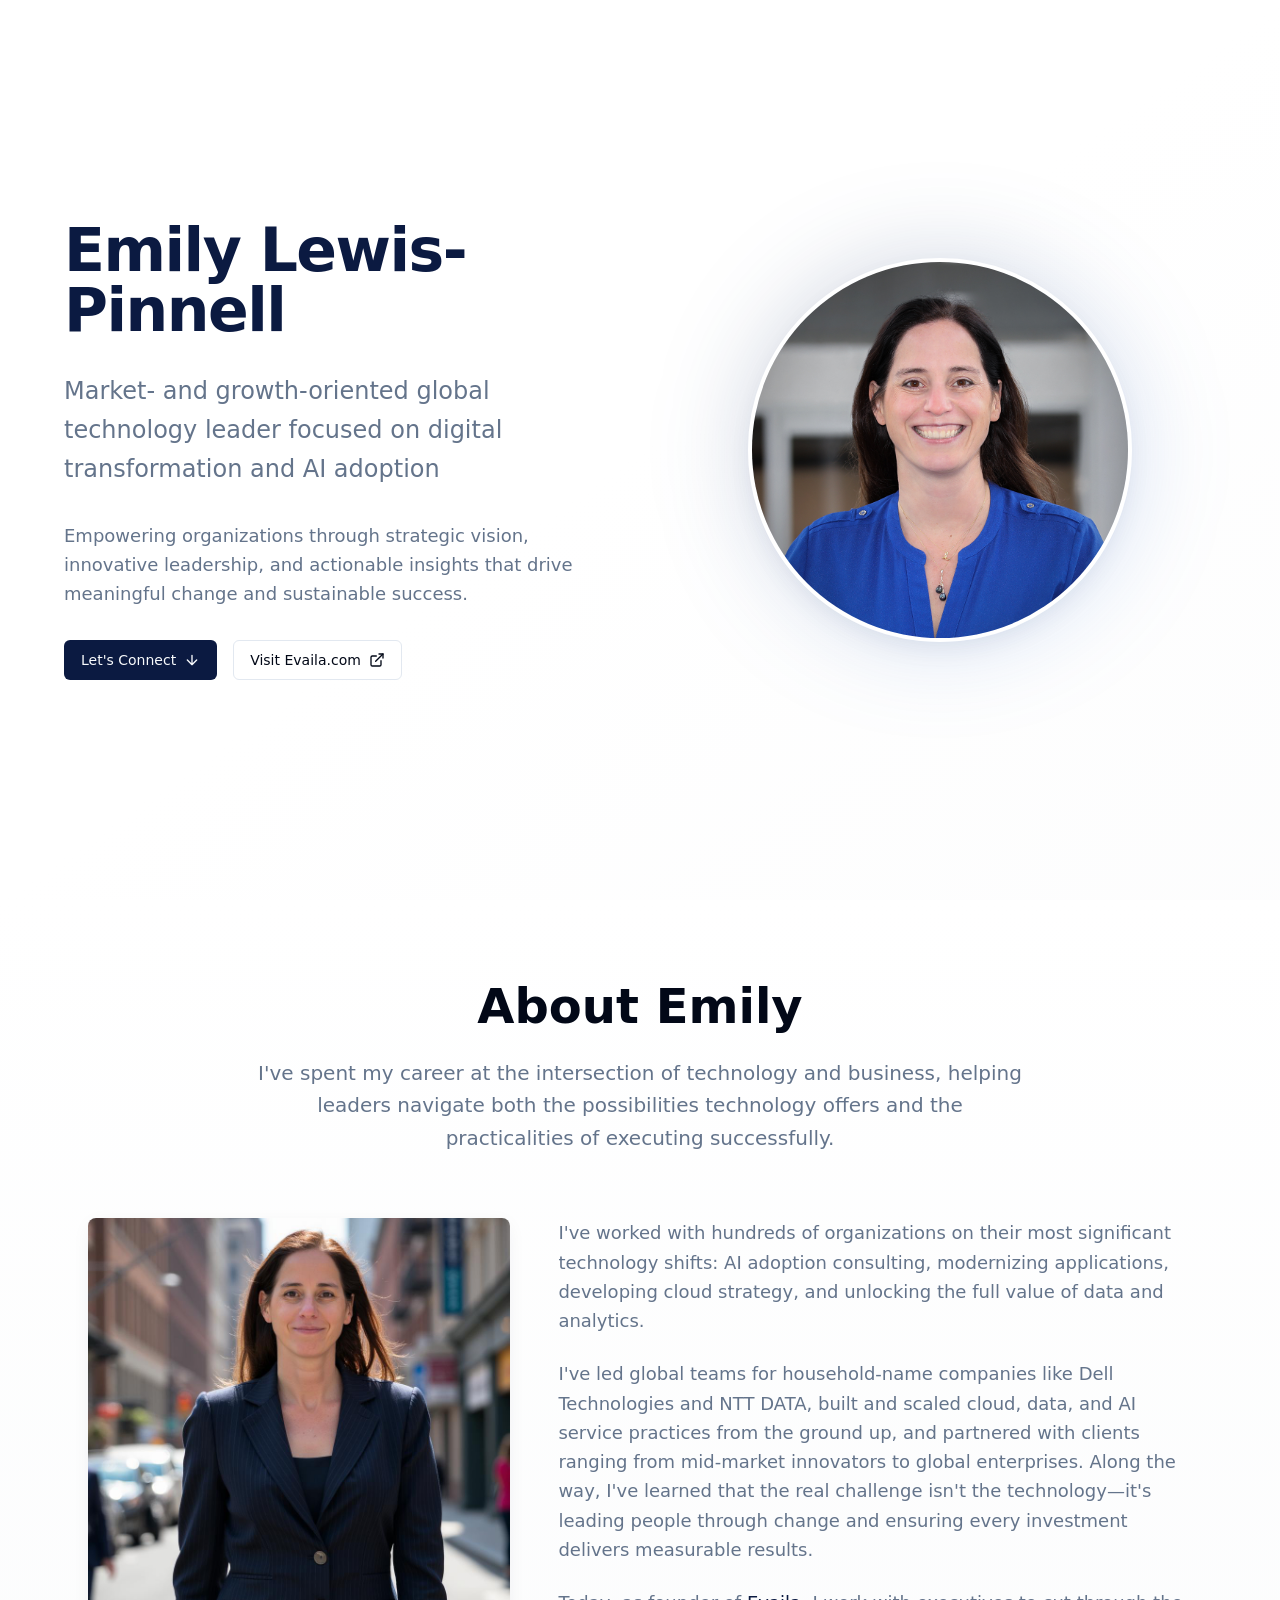
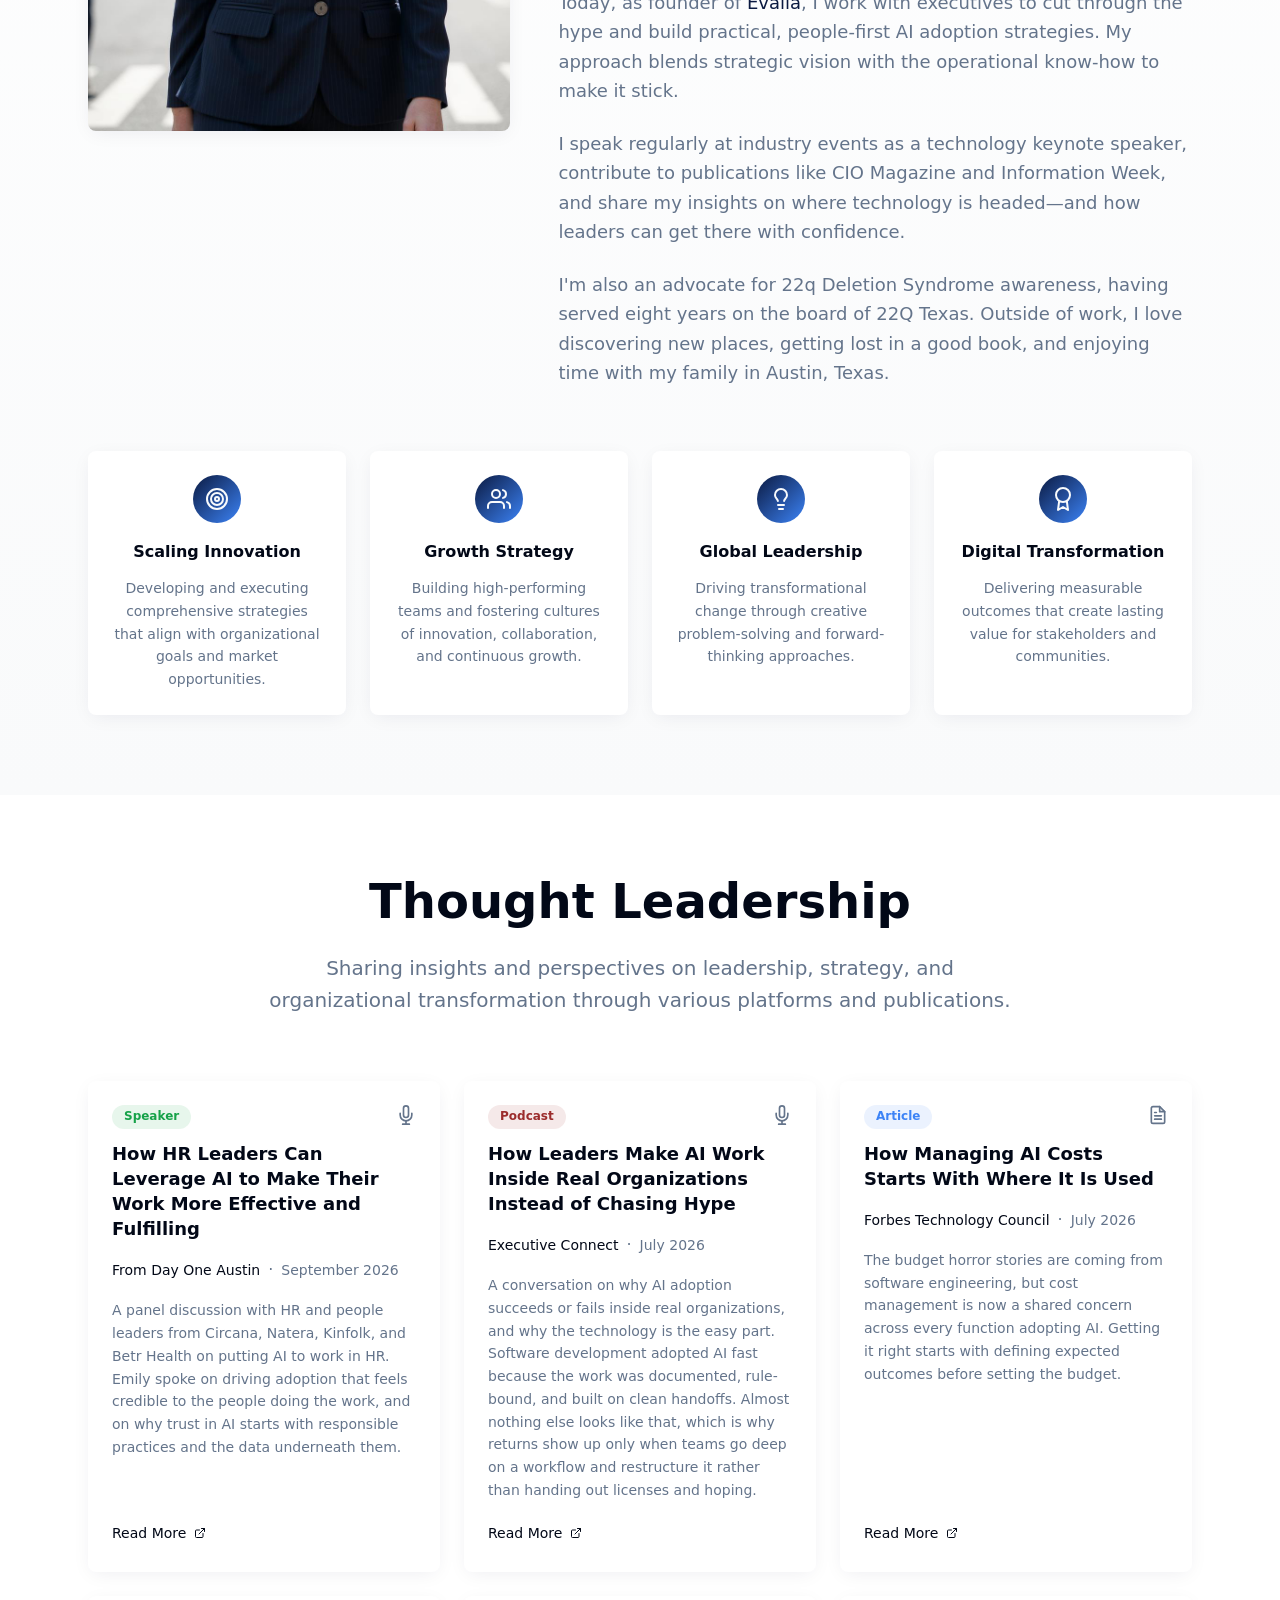
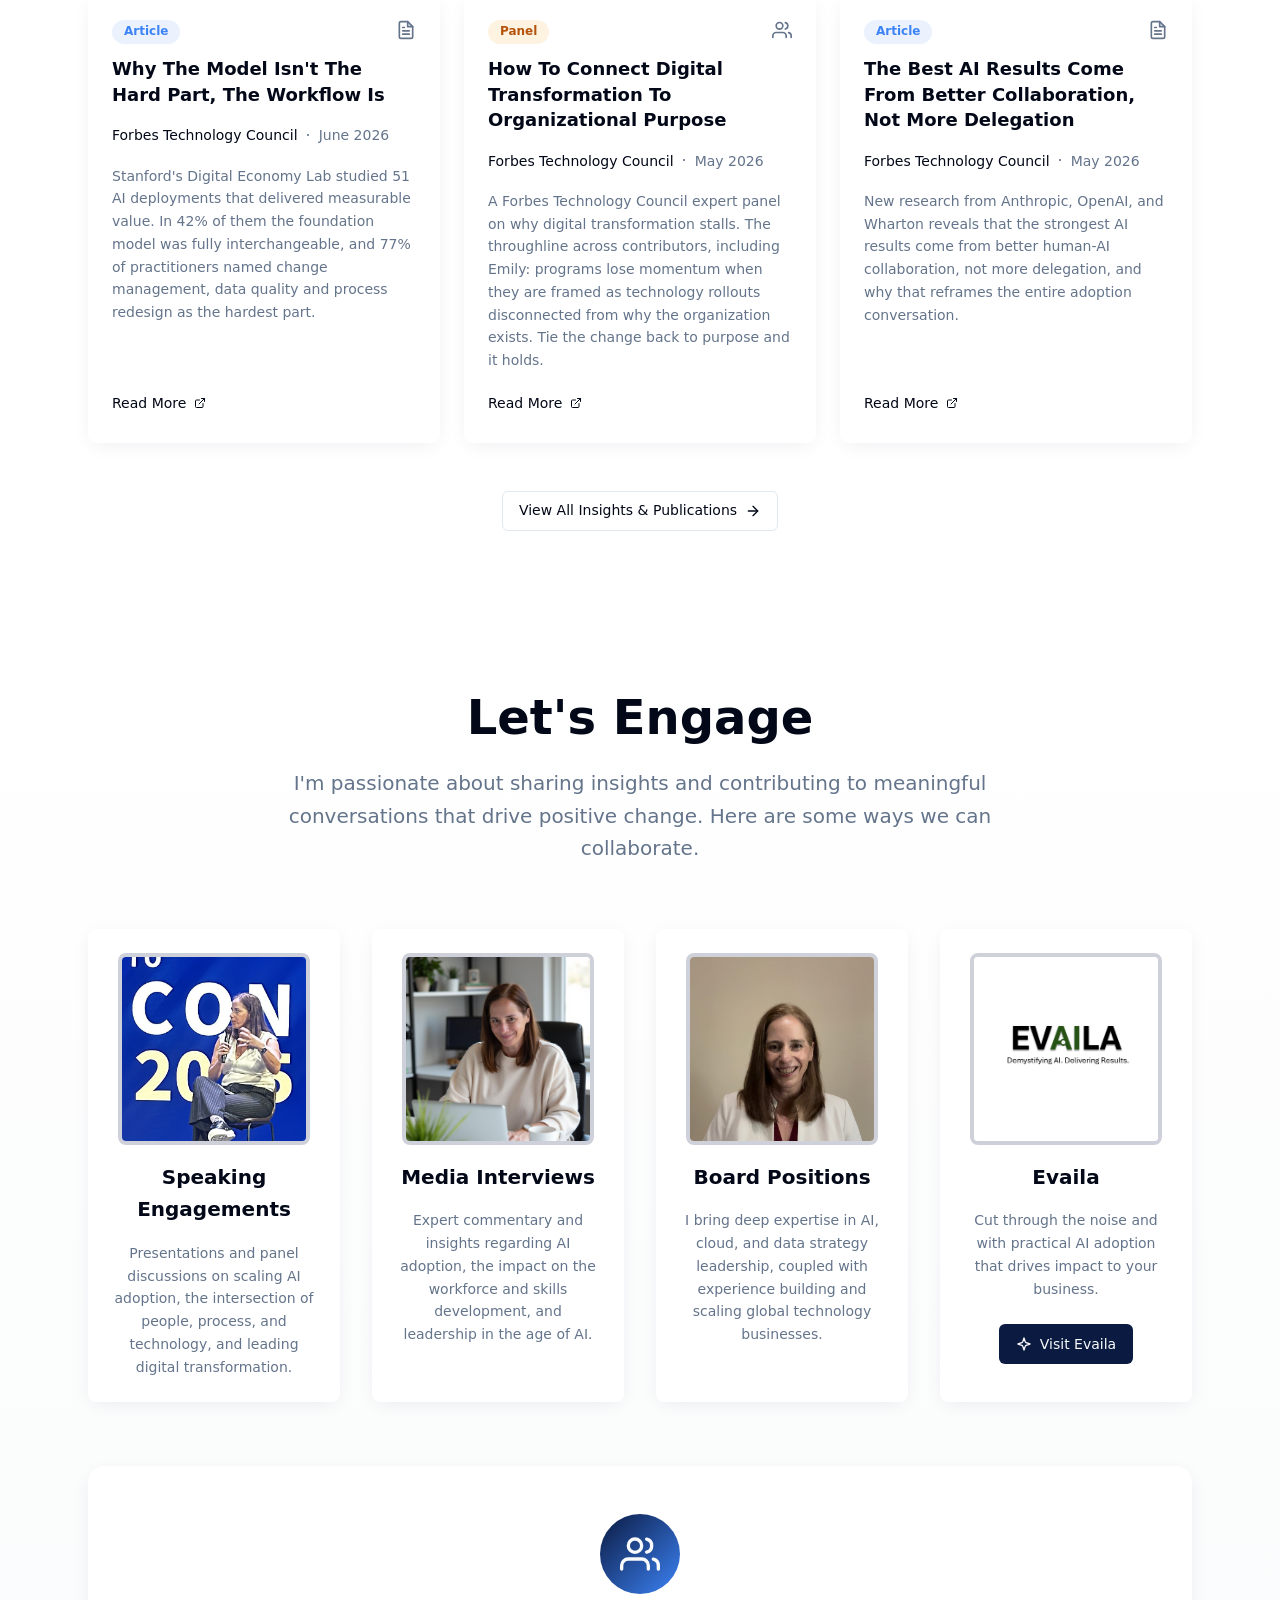
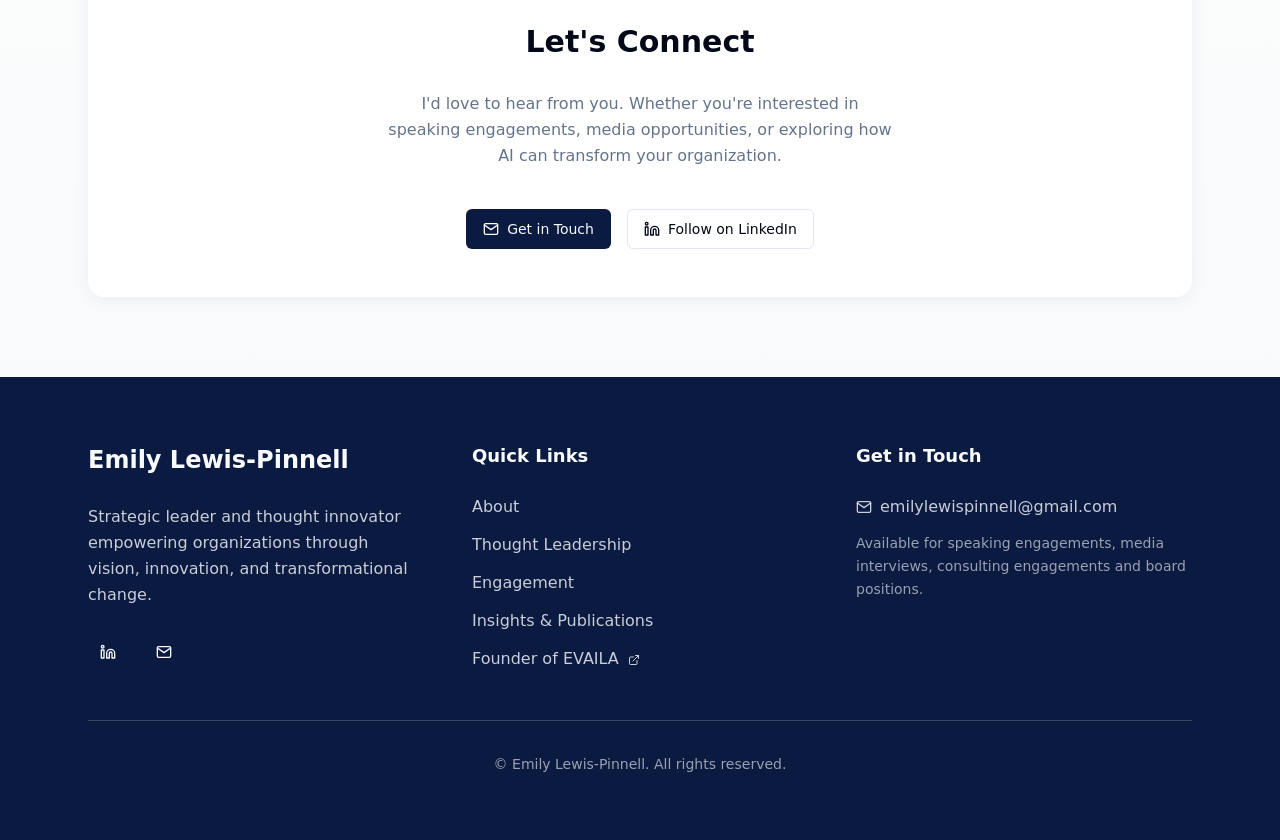
<file: index.html>
<!DOCTYPE html>
<html lang="en">
<head>
  <meta charset="UTF-8">
  <meta name="viewport" content="width=device-width, initial-scale=1.0">
  <title>Emily Lewis-Pinnell | AI Strategy Consultant &amp; EVAILA Founder</title>
  <meta name="description" content="Emily Lewis-Pinnell helps business leaders adopt AI with confidence. Founder of EVAILA, Stanford/Wharton alum, 20+ years in digital transformation and technology leadership.">
  <link rel="canonical" href="https://emilylewispinnell.com/">

  <!-- Open Graph -->
  <meta property="og:type" content="website">
  <meta property="og:url" content="https://emilylewispinnell.com/">
  <meta property="og:title" content="Emily Lewis-Pinnell | AI Strategy Consultant &amp; EVAILA Founder">
  <meta property="og:description" content="Emily Lewis-Pinnell helps business leaders adopt AI with confidence. Founder of EVAILA, Stanford/Wharton alum, 20+ years in digital transformation and technology leadership.">
  <meta property="og:image" content="https://emilylewispinnell.com/images/og-image.jpg">

  <!-- Twitter Card -->
  <meta name="twitter:card" content="summary_large_image">
  <meta name="twitter:title" content="Emily Lewis-Pinnell | AI Strategy Consultant &amp; EVAILA Founder">
  <meta name="twitter:description" content="Emily Lewis-Pinnell helps business leaders adopt AI with confidence. Founder of EVAILA, Stanford/Wharton alum, 20+ years in digital transformation and technology leadership.">
  <meta name="twitter:image" content="https://emilylewispinnell.com/images/og-image.jpg">

  <link rel="stylesheet" href="css/style.css">

  <!-- Structured Data: Person -->
  <script type="application/ld+json">
  {
    "@context": "https://schema.org",
    "@type": "Person",
    "@id": "https://emilylewispinnell.com/#emily",
    "name": "Emily Lewis-Pinnell",
    "givenName": "Emily",
    "familyName": "Lewis-Pinnell",
    "jobTitle": "AI Strategy Consultant & Founder",
    "description": "Market- and growth-oriented global technology leader focused on digital transformation and AI adoption. Founder of EVAILA, Forbes Technology Council member, and keynote speaker on practical, people-first AI adoption.",
    "url": "https://emilylewispinnell.com/",
    "image": {
      "@type": "ImageObject",
      "url": "https://emilylewispinnell.com/images/emily-headshot.jpg",
      "width": 1200,
      "height": 1200
    },
    "hasOccupation": [
      {
        "@type": "Occupation",
        "name": "AI Strategy Consultant",
        "occupationLocation": {
          "@type": "City",
          "name": "Austin, Texas"
        },
        "skills": "AI adoption strategy, AI governance, change management, digital transformation, cloud strategy, data and analytics leadership",
        "responsibilities": "Advising executives and boards on practical AI adoption, change management, and measurable transformation outcomes."
      },
      {
        "@type": "Occupation",
        "name": "Keynote Speaker",
        "responsibilities": "Keynotes and workshops on AI adoption, human-AI collaboration, AI governance, and the future of work."
      },
      {
        "@type": "Occupation",
        "name": "Board Advisor",
        "responsibilities": "Independent and advisory board roles bringing AI, cloud, and data strategy expertise."
      }
    ],
    "knowsAbout": [
      "Artificial Intelligence Adoption",
      "Generative AI Strategy",
      "AI Governance",
      "Human-AI Collaboration",
      "Digital Transformation",
      "Cloud Strategy",
      "Data and Analytics Leadership",
      "Change Management",
      "Technology Leadership",
      "Enterprise AI Implementation",
      "AI for Boards of Directors",
      "Workforce Development and Reskilling",
      "AI Augmentation vs Automation",
      "Shadow AI in the Workplace",
      "AI Infrastructure Strategy"
    ],
    "knowsLanguage": ["en"],
    "affiliation": {
      "@type": "Organization",
      "@id": "https://evaila.com/#org"
    },
    "worksFor": {
      "@type": "Organization",
      "@id": "https://evaila.com/#org"
    },
    "memberOf": [
      {
        "@type": "Organization",
        "name": "Forbes Technology Council",
        "url": "https://councils.forbes.com/forbestechcouncil"
      },
      {
        "@type": "Organization",
        "name": "22Q Texas",
        "url": "https://22qtexas.org/",
        "description": "Former board member, 8 years of service."
      }
    ],
    "alumniOf": [
      {
        "@type": "CollegeOrUniversity",
        "name": "Stanford University",
        "url": "https://www.stanford.edu/"
      },
      {
        "@type": "CollegeOrUniversity",
        "name": "The Wharton School, University of Pennsylvania",
        "url": "https://www.wharton.upenn.edu/"
      }
    ],
    "award": [
      "Forbes Technology Council Contributor (2024–present)",
      "SXSW 2026 Featured Speaker"
    ],
    "sameAs": [
      "https://www.linkedin.com/in/emilylewispinnell/",
      "https://evaila.com/",
      "https://twitter.com/emilyll",
      "https://www.forbes.com/councils/forbestechcouncil/people/emilylewispinnell/"
    ],
    "subjectOf": {
      "@type": "CollectionPage",
      "@id": "https://emilylewispinnell.com/insights.html#collection",
      "name": "Insights & Publications by Emily Lewis-Pinnell",
      "url": "https://emilylewispinnell.com/insights.html"
    },
    "mainEntityOfPage": {
      "@type": "WebPage",
      "@id": "https://emilylewispinnell.com/#webpage"
    }
  }
  </script>

  <!-- Structured Data: Organization (EVAILA) -->
  <script type="application/ld+json">
  {
    "@context": "https://schema.org",
    "@type": "Organization",
    "@id": "https://evaila.com/#org",
    "name": "EVAILA",
    "alternateName": "Evaila",
    "url": "https://evaila.com/",
    "logo": "https://emilylewispinnell.com/images/evaila-logo.png",
    "description": "EVAILA is an AI enablement partner for business leaders who need AI to deliver results, not experiments. EVAILA helps organizations move from interest to impact through its AI Adoption Planning Framework, designing people-oriented workflows and measuring success by business outcomes.",
    "founder": {
      "@type": "Person",
      "@id": "https://emilylewispinnell.com/#emily"
    },
    "employee": {
      "@type": "Person",
      "@id": "https://emilylewispinnell.com/#emily"
    },
    "areaServed": "Global",
    "knowsAbout": [
      "AI Adoption Planning",
      "AI Strategy Consulting",
      "Change Management for AI",
      "Enterprise AI Workflow Design"
    ]
  }
  </script>

  <!-- Structured Data: WebSite -->
  <script type="application/ld+json">
  {
    "@context": "https://schema.org",
    "@type": "WebSite",
    "@id": "https://emilylewispinnell.com/#website",
    "url": "https://emilylewispinnell.com/",
    "name": "Emily Lewis-Pinnell",
    "alternateName": "Emily Lewis-Pinnell — AI Strategy Consultant & EVAILA Founder",
    "description": "Personal site of Emily Lewis-Pinnell, AI strategy consultant, Forbes Technology Council contributor, and founder of EVAILA. Insights on AI adoption, governance, and human-AI collaboration.",
    "publisher": {
      "@type": "Person",
      "@id": "https://emilylewispinnell.com/#emily"
    },
    "inLanguage": "en-US"
  }
  </script>

  <!-- Structured Data: WebPage -->
  <script type="application/ld+json">
  {
    "@context": "https://schema.org",
    "@type": "WebPage",
    "@id": "https://emilylewispinnell.com/#webpage",
    "url": "https://emilylewispinnell.com/",
    "name": "Emily Lewis-Pinnell | AI Strategy Consultant & EVAILA Founder",
    "isPartOf": {
      "@type": "WebSite",
      "@id": "https://emilylewispinnell.com/#website"
    },
    "about": {
      "@type": "Person",
      "@id": "https://emilylewispinnell.com/#emily"
    },
    "primaryImageOfPage": {
      "@type": "ImageObject",
      "url": "https://emilylewispinnell.com/images/emily-headshot.jpg"
    },
    "inLanguage": "en-US"
  }
  </script>
</head>
<body>

  <!-- ===== HERO ===== -->
  <section class="hero" id="hero">
    <div class="hero-grid">
      <div class="hero-text">
        <div>
          <h1 class="hero-name">Emily Lewis-Pinnell</h1>
        </div>
        <p class="hero-tagline">Market- and growth-oriented global technology leader focused on digital transformation and AI adoption</p>
        <p class="hero-description">Empowering organizations through strategic vision, innovative leadership, and actionable insights that drive meaningful change and sustainable success.</p>
        <div class="hero-buttons">
          <a href="#connect" class="btn btn-primary btn-default">
            Let's Connect
            <svg class="icon-arrow-down" viewBox="0 0 24 24"><path d="M12 5v14M19 12l-7 7-7-7"/></svg>
          </a>
          <a href="https://evaila.com" target="_blank" rel="noopener" class="btn btn-outline btn-default">
            Visit Evaila.com
            <svg class="icon-external" viewBox="0 0 24 24"><path d="M18 13v6a2 2 0 0 1-2 2H5a2 2 0 0 1-2-2V8a2 2 0 0 1 2-2h6"/><polyline points="15 3 21 3 21 9"/><line x1="10" y1="14" x2="21" y2="3"/></svg>
          </a>
        </div>
      </div>
      <div class="portrait-col">
        <div class="portrait-wrapper">
          <div class="portrait-glow" aria-hidden="true"></div>
          <img src="images/emily-headshot.jpg" alt="Emily Lewis-Pinnell professional headshot" class="portrait-img" width="384" height="384">
        </div>
      </div>
    </div>
  </section>

  <main>

    <!-- ===== ABOUT ===== -->
    <section class="about" id="about">
      <div class="container">
        <div class="section-header">
          <h2>About Emily</h2>
          <p>I've spent my career at the intersection of technology and business, helping leaders navigate both the possibilities technology offers and the practicalities of executing successfully.</p>
        </div>

        <div class="bio-grid">
          <div class="bio-image-col">
            <img src="images/emily-about.jpg" alt="Emily Lewis-Pinnell speaking at a technology conference" class="bio-image" width="896" height="1088">
          </div>
          <div class="bio-text-col">
            <div class="bio-text">
              <p>I've worked with hundreds of organizations on their most significant technology shifts: AI adoption consulting, modernizing applications, developing cloud strategy, and unlocking the full value of data and analytics.</p>
              <p>I've led global teams for household-name companies like Dell Technologies and NTT DATA, built and scaled cloud, data, and AI service practices from the ground up, and partnered with clients ranging from mid-market innovators to global enterprises. Along the way, I've learned that the real challenge isn't the technology—it's leading people through change and ensuring every investment delivers measurable results.</p>
              <p>Today, as founder of <a href="https://evaila.com" target="_blank" rel="noopener">Evaila</a>, I work with executives to cut through the hype and build practical, people-first AI adoption strategies. My approach blends strategic vision with the operational know-how to make it stick.</p>
              <p>I speak regularly at industry events as a technology keynote speaker, contribute to publications like CIO Magazine and Information Week, and share my insights on where technology is headed—and how leaders can get there with confidence.</p>
              <p>I'm also an advocate for 22q Deletion Syndrome awareness, having served eight years on the board of 22Q Texas. Outside of work, I love discovering new places, getting lost in a good book, and enjoying time with my family in Austin, Texas.</p>
            </div>
          </div>
        </div>

        <div class="highlights-grid">
          <div class="highlight-card">
            <div class="highlight-icon">
              <!-- Target icon -->
              <svg viewBox="0 0 24 24"><circle cx="12" cy="12" r="10"/><circle cx="12" cy="12" r="6"/><circle cx="12" cy="12" r="2"/></svg>
            </div>
            <h3>Scaling Innovation</h3>
            <p>Developing and executing comprehensive strategies that align with organizational goals and market opportunities.</p>
          </div>
          <div class="highlight-card">
            <div class="highlight-icon">
              <!-- Users icon -->
              <svg viewBox="0 0 24 24"><path d="M17 21v-2a4 4 0 0 0-4-4H5a4 4 0 0 0-4 4v2"/><circle cx="9" cy="7" r="4"/><path d="M23 21v-2a4 4 0 0 0-3-3.87"/><path d="M16 3.13a4 4 0 0 1 0 7.75"/></svg>
            </div>
            <h3>Growth Strategy</h3>
            <p>Building high-performing teams and fostering cultures of innovation, collaboration, and continuous growth.</p>
          </div>
          <div class="highlight-card">
            <div class="highlight-icon">
              <!-- Lightbulb icon -->
              <svg viewBox="0 0 24 24"><path d="M9 18h6"/><path d="M10 22h4"/><path d="M15.09 14c.18-.98.65-1.74 1.41-2.5A4.65 4.65 0 0 0 18 8 6 6 0 0 0 6 8c0 1 .23 2.23 1.5 3.5A4.61 4.61 0 0 1 8.91 14"/></svg>
            </div>
            <h3>Global Leadership</h3>
            <p>Driving transformational change through creative problem-solving and forward-thinking approaches.</p>
          </div>
          <div class="highlight-card">
            <div class="highlight-icon">
              <!-- Award icon -->
              <svg viewBox="0 0 24 24"><circle cx="12" cy="8" r="7"/><polyline points="8.21 13.89 7 23 12 20 17 23 15.79 13.88"/></svg>
            </div>
            <h3>Digital Transformation</h3>
            <p>Delivering measurable outcomes that create lasting value for stakeholders and communities.</p>
          </div>
        </div>
      </div>
    </section>

    <!-- ===== THOUGHT LEADERSHIP ===== -->
    <section class="thought-leadership" id="thought-leadership">
      <div class="container">
        <div class="section-header">
          <h2>Thought Leadership</h2>
          <p>Sharing insights and perspectives on leadership, strategy, and organizational transformation through various platforms and publications.</p>
        </div>

        <div class="card-grid">

          <!-- Speaker: How HR Leaders Can Leverage AI to Make Their Work More Effective and Fulfilling -->
          <article class="tl-card" data-type="speaker">
            <div class="tl-card-header">
              <div class="tl-card-top-row">
                <span class="badge badge-speaker">Speaker</span>
                <span class="tl-card-type-icon"><svg viewBox="0 0 24 24"><path d="M12 1a3 3 0 0 0-3 3v8a3 3 0 0 0 6 0V4a3 3 0 0 0-3-3z"/><path d="M19 10v2a7 7 0 0 1-14 0v-2"/><line x1="12" y1="19" x2="12" y2="23"/><line x1="8" y1="23" x2="16" y2="23"/></svg></span>
              </div>
              <h3 class="tl-card-title">How HR Leaders Can Leverage AI to Make Their Work More Effective and Fulfilling</h3>
            </div>
            <div class="tl-card-content">
              <div class="tl-card-meta">
                <span class="tl-card-source">From Day One Austin</span>
                <span class="tl-card-meta-dot">&middot;</span>
                <span class="tl-card-date">September 2026</span>
              </div>
              <p class="tl-card-description">A panel discussion with HR and people leaders from Circana, Natera, Kinfolk, and Betr Health on putting AI to work in HR. Emily spoke on driving adoption that feels credible to the people doing the work, and on why trust in AI starts with responsible practices and the data underneath them.</p>
              <a href="https://www.fromdayone.com/conferences/2026/2026_p_austin" class="tl-card-link" target="_blank" rel="noopener noreferrer">
                Read More
                <svg viewBox="0 0 24 24"><path d="M18 13v6a2 2 0 0 1-2 2H5a2 2 0 0 1-2-2V8a2 2 0 0 1 2-2h6"/><polyline points="15 3 21 3 21 9"/><line x1="10" y1="14" x2="21" y2="3"/></svg>
              </a>
            </div>
          </article>

          <!-- Podcast: How Leaders Make AI Work Inside Real Organizations Instead of Chasing Hype -->
          <article class="tl-card" data-type="podcast">
            <div class="tl-card-header">
              <div class="tl-card-top-row">
                <span class="badge badge-podcast">Podcast</span>
                <span class="tl-card-type-icon"><svg viewBox="0 0 24 24"><path d="M12 1a3 3 0 0 0-3 3v8a3 3 0 0 0 6 0V4a3 3 0 0 0-3-3z"/><path d="M19 10v2a7 7 0 0 1-14 0v-2"/><line x1="12" y1="19" x2="12" y2="23"/><line x1="8" y1="23" x2="16" y2="23"/></svg></span>
              </div>
              <h3 class="tl-card-title">How Leaders Make AI Work Inside Real Organizations Instead of Chasing Hype</h3>
            </div>
            <div class="tl-card-content">
              <div class="tl-card-meta">
                <span class="tl-card-source">Executive Connect</span>
                <span class="tl-card-meta-dot">&middot;</span>
                <span class="tl-card-date">July 2026</span>
              </div>
              <p class="tl-card-description">A conversation on why AI adoption succeeds or fails inside real organizations, and why the technology is the easy part. Software development adopted AI fast because the work was documented, rule-bound, and built on clean handoffs. Almost nothing else looks like that, which is why returns show up only when teams go deep on a workflow and restructure it rather than handing out licenses and hoping.</p>
              <a href="https://www.youtube.com/watch?v=dcWFPYQ15_s" class="tl-card-link" target="_blank" rel="noopener noreferrer">
                Read More
                <svg viewBox="0 0 24 24"><path d="M18 13v6a2 2 0 0 1-2 2H5a2 2 0 0 1-2-2V8a2 2 0 0 1 2-2h6"/><polyline points="15 3 21 3 21 9"/><line x1="10" y1="14" x2="21" y2="3"/></svg>
              </a>
            </div>
          </article>

          <!-- Article: How Managing AI Costs Starts With Where It Is Used -->
          <article class="tl-card" data-type="article">
            <div class="tl-card-header">
              <div class="tl-card-top-row">
                <span class="badge badge-article">Article</span>
                <span class="tl-card-type-icon"><svg viewBox="0 0 24 24"><path d="M14 2H6a2 2 0 0 0-2 2v16a2 2 0 0 0 2 2h12a2 2 0 0 0 2-2V8z"/><polyline points="14 2 14 8 20 8"/><line x1="16" y1="13" x2="8" y2="13"/><line x1="16" y1="17" x2="8" y2="17"/><polyline points="10 9 9 9 8 9"/></svg></span>
              </div>
              <h3 class="tl-card-title">How Managing AI Costs Starts With Where It Is Used</h3>
            </div>
            <div class="tl-card-content">
              <div class="tl-card-meta">
                <span class="tl-card-source">Forbes Technology Council</span>
                <span class="tl-card-meta-dot">&middot;</span>
                <span class="tl-card-date">July 2026</span>
              </div>
              <p class="tl-card-description">The budget horror stories are coming from software engineering, but cost management is now a shared concern across every function adopting AI. Getting it right starts with defining expected outcomes before setting the budget.</p>
              <a href="https://www.forbes.com/councils/forbestechcouncil/2026/07/10/how-managing-ai-costs-starts-with-where-it-is-used/" class="tl-card-link" target="_blank" rel="noopener noreferrer">
                Read More
                <svg viewBox="0 0 24 24"><path d="M18 13v6a2 2 0 0 1-2 2H5a2 2 0 0 1-2-2V8a2 2 0 0 1 2-2h6"/><polyline points="15 3 21 3 21 9"/><line x1="10" y1="14" x2="21" y2="3"/></svg>
              </a>
            </div>
          </article>

          <!-- Article: Why The Model Isn't The Hard Part, The Workflow Is -->
          <article class="tl-card" data-type="article">
            <div class="tl-card-header">
              <div class="tl-card-top-row">
                <span class="badge badge-article">Article</span>
                <span class="tl-card-type-icon"><svg viewBox="0 0 24 24"><path d="M14 2H6a2 2 0 0 0-2 2v16a2 2 0 0 0 2 2h12a2 2 0 0 0 2-2V8z"/><polyline points="14 2 14 8 20 8"/><line x1="16" y1="13" x2="8" y2="13"/><line x1="16" y1="17" x2="8" y2="17"/><polyline points="10 9 9 9 8 9"/></svg></span>
              </div>
              <h3 class="tl-card-title">Why The Model Isn't The Hard Part, The Workflow Is</h3>
            </div>
            <div class="tl-card-content">
              <div class="tl-card-meta">
                <span class="tl-card-source">Forbes Technology Council</span>
                <span class="tl-card-meta-dot">&middot;</span>
                <span class="tl-card-date">June 2026</span>
              </div>
              <p class="tl-card-description">Stanford's Digital Economy Lab studied 51 AI deployments that delivered measurable value. In 42% of them the foundation model was fully interchangeable, and 77% of practitioners named change management, data quality and process redesign as the hardest part.</p>
              <a href="https://www.forbes.com/councils/forbestechcouncil/2026/06/12/why-the-model-isnt-the-hard-part-the-workflow-is/" class="tl-card-link" target="_blank" rel="noopener noreferrer">
                Read More
                <svg viewBox="0 0 24 24"><path d="M18 13v6a2 2 0 0 1-2 2H5a2 2 0 0 1-2-2V8a2 2 0 0 1 2-2h6"/><polyline points="15 3 21 3 21 9"/><line x1="10" y1="14" x2="21" y2="3"/></svg>
              </a>
            </div>
          </article>

          <!-- Panel: How To Connect Digital Transformation To Organizational Purpose -->
          <article class="tl-card" data-type="panel">
            <div class="tl-card-header">
              <div class="tl-card-top-row">
                <span class="badge badge-panel">Panel</span>
                <span class="tl-card-type-icon"><svg viewBox="0 0 24 24"><path d="M17 21v-2a4 4 0 0 0-4-4H5a4 4 0 0 0-4 4v2"/><circle cx="9" cy="7" r="4"/><path d="M23 21v-2a4 4 0 0 0-3-3.87"/><path d="M16 3.13a4 4 0 0 1 0 7.75"/></svg></span>
              </div>
              <h3 class="tl-card-title">How To Connect Digital Transformation To Organizational Purpose</h3>
            </div>
            <div class="tl-card-content">
              <div class="tl-card-meta">
                <span class="tl-card-source">Forbes Technology Council</span>
                <span class="tl-card-meta-dot">&middot;</span>
                <span class="tl-card-date">May 2026</span>
              </div>
              <p class="tl-card-description">A Forbes Technology Council expert panel on why digital transformation stalls. The throughline across contributors, including Emily: programs lose momentum when they are framed as technology rollouts disconnected from why the organization exists. Tie the change back to purpose and it holds.</p>
              <a href="https://www.forbes.com/councils/forbestechcouncil/2026/05/27/how-to-connect-digital-transformation-to-organizational-purpose/" class="tl-card-link" target="_blank" rel="noopener noreferrer">
                Read More
                <svg viewBox="0 0 24 24"><path d="M18 13v6a2 2 0 0 1-2 2H5a2 2 0 0 1-2-2V8a2 2 0 0 1 2-2h6"/><polyline points="15 3 21 3 21 9"/><line x1="10" y1="14" x2="21" y2="3"/></svg>
              </a>
            </div>
          </article>

          <!-- Article: The Best AI Results Come From Better Collaboration, Not More Delegation -->
          <article class="tl-card" data-type="article">
            <div class="tl-card-header">
              <div class="tl-card-top-row">
                <span class="badge badge-article">Article</span>
                <span class="tl-card-type-icon"><svg viewBox="0 0 24 24"><path d="M14 2H6a2 2 0 0 0-2 2v16a2 2 0 0 0 2 2h12a2 2 0 0 0 2-2V8z"/><polyline points="14 2 14 8 20 8"/><line x1="16" y1="13" x2="8" y2="13"/><line x1="16" y1="17" x2="8" y2="17"/><polyline points="10 9 9 9 8 9"/></svg></span>
              </div>
              <h3 class="tl-card-title">The Best AI Results Come From Better Collaboration, Not More Delegation</h3>
            </div>
            <div class="tl-card-content">
              <div class="tl-card-meta">
                <span class="tl-card-source">Forbes Technology Council</span>
                <span class="tl-card-meta-dot">&middot;</span>
                <span class="tl-card-date">May 2026</span>
              </div>
              <p class="tl-card-description">New research from Anthropic, OpenAI, and Wharton reveals that the strongest AI results come from better human-AI collaboration, not more delegation, and why that reframes the entire adoption conversation.</p>
              <a href="https://www.forbes.com/councils/forbestechcouncil/2026/05/18/the-best-ai-results-come-from-better-collaboration-not-more-delegation/" class="tl-card-link" target="_blank" rel="noopener noreferrer">
                Read More
                <svg viewBox="0 0 24 24"><path d="M18 13v6a2 2 0 0 1-2 2H5a2 2 0 0 1-2-2V8a2 2 0 0 1 2-2h6"/><polyline points="15 3 21 3 21 9"/><line x1="10" y1="14" x2="21" y2="3"/></svg>
              </a>
            </div>
          </article>

        </div>

        <div class="view-all-wrapper">
          <a href="insights.html" class="btn btn-outline btn-default">
            View All Insights &amp; Publications
            <svg class="icon-arrow-right" viewBox="0 0 24 24"><line x1="5" y1="12" x2="19" y2="12"/><polyline points="12 5 19 12 12 19"/></svg>
          </a>
        </div>
      </div>
    </section>

    <!-- ===== LET'S ENGAGE ===== -->
    <section class="engagement" id="engagement">
      <div class="container">
        <div class="section-header">
          <h2>Let's Engage</h2>
          <p>I'm passionate about sharing insights and contributing to meaningful conversations that drive positive change. Here are some ways we can collaborate.</p>
        </div>

        <div class="engagement-grid">

          <div class="engagement-card">
            <div class="engagement-card-header">
              <div class="engagement-thumb-wrapper">
                <img src="images/emily-speaking.jpg" alt="Emily Lewis-Pinnell delivering a keynote presentation" class="engagement-thumb">
              </div>
              <h3 class="engagement-card-title">Speaking Engagements</h3>
            </div>
            <div class="engagement-card-content">
              <p>Presentations and panel discussions on scaling AI adoption, the intersection of people, process, and technology, and leading digital transformation.</p>
            </div>
          </div>

          <div class="engagement-card">
            <div class="engagement-card-header">
              <div class="engagement-thumb-wrapper">
                <img src="images/emily-media.jpg" alt="Emily Lewis-Pinnell in a media interview" class="engagement-thumb-top">
              </div>
              <h3 class="engagement-card-title">Media Interviews</h3>
            </div>
            <div class="engagement-card-content">
              <p>Expert commentary and insights regarding AI adoption, the impact on the workforce and skills development, and leadership in the age of AI.</p>
            </div>
          </div>

          <div class="engagement-card">
            <div class="engagement-card-header">
              <div class="engagement-thumb-wrapper">
                <img src="images/emily-board.jpg" alt="Emily Lewis-Pinnell in a boardroom setting" class="engagement-thumb-top">
              </div>
              <h3 class="engagement-card-title">Board Positions</h3>
            </div>
            <div class="engagement-card-content">
              <p>I bring deep expertise in AI, cloud, and data strategy leadership, coupled with experience building and scaling global technology businesses.</p>
            </div>
          </div>

          <div class="engagement-card">
            <div class="engagement-card-header">
              <div class="engagement-thumb-wrapper">
                <img src="images/evaila-logo.png" alt="EVAILA company logo" class="engagement-thumb-contain">
              </div>
              <h3 class="engagement-card-title">Evaila</h3>
            </div>
            <div class="engagement-card-content">
              <p>Cut through the noise and with practical AI adoption that drives impact to your business.</p>
              <a href="https://evaila.com" target="_blank" rel="noopener" class="btn btn-primary btn-default" style="align-self:center;">
                <svg class="icon-sparkles" viewBox="0 0 24 24"><path d="m12 3-1.912 5.813a2 2 0 0 1-1.275 1.275L3 12l5.813 1.912a2 2 0 0 1 1.275 1.275L12 21l1.912-5.813a2 2 0 0 1 1.275-1.275L21 12l-5.813-1.912a2 2 0 0 1-1.275-1.275L12 3Z"/></svg>
                Visit Evaila
              </a>
            </div>
          </div>

        </div>

        <!-- Let's Connect CTA Box -->
        <div class="connect-box" id="connect">
          <div class="connect-box-inner">
            <div class="connect-icon">
              <!-- Users icon -->
              <svg viewBox="0 0 24 24"><path d="M17 21v-2a4 4 0 0 0-4-4H5a4 4 0 0 0-4 4v2"/><circle cx="9" cy="7" r="4"/><path d="M23 21v-2a4 4 0 0 0-3-3.87"/><path d="M16 3.13a4 4 0 0 1 0 7.75"/></svg>
            </div>
            <h3>Let's Connect</h3>
            <p>I'd love to hear from you. Whether you're interested in speaking engagements, media opportunities, or exploring how AI can transform your organization.</p>
            <div class="connect-buttons">
              <a href="mailto:emilylewispinnell@gmail.com" class="btn btn-primary btn-default">
                <svg viewBox="0 0 24 24"><path d="M4 4h16c1.1 0 2 .9 2 2v12c0 1.1-.9 2-2 2H4c-1.1 0-2-.9-2-2V6c0-1.1.9-2 2-2z"/><polyline points="22,6 12,13 2,6"/></svg>
                Get in Touch
              </a>
              <a href="https://www.linkedin.com/in/emilylewispinnell/" target="_blank" rel="noopener" class="btn btn-outline btn-default">
                <svg viewBox="0 0 24 24"><path d="M16 8a6 6 0 0 1 6 6v7h-4v-7a2 2 0 0 0-2-2 2 2 0 0 0-2 2v7h-4v-7a6 6 0 0 1 6-6z"/><rect x="2" y="9" width="4" height="12"/><circle cx="4" cy="4" r="2"/></svg>
                Follow on LinkedIn
              </a>
            </div>
          </div>
        </div>
      </div>
    </section>

  </main>

  <!-- ===== FOOTER ===== -->
  <footer class="footer">
    <div class="container">
      <div class="footer-grid">

        <div class="footer-brand">
          <h3>Emily Lewis-Pinnell</h3>
          <p>Strategic leader and thought innovator empowering organizations through vision, innovation, and transformational change.</p>
          <div class="footer-social">
            <a href="https://www.linkedin.com/in/emilylewispinnell/" target="_blank" rel="noopener" class="footer-social-btn" aria-label="LinkedIn profile">
              <svg viewBox="0 0 24 24"><path d="M16 8a6 6 0 0 1 6 6v7h-4v-7a2 2 0 0 0-2-2 2 2 0 0 0-2 2v7h-4v-7a6 6 0 0 1 6-6z"/><rect x="2" y="9" width="4" height="12"/><circle cx="4" cy="4" r="2"/></svg>
            </a>
            <a href="mailto:emilylewispinnell@gmail.com" class="footer-social-btn" aria-label="Send email">
              <svg viewBox="0 0 24 24"><path d="M4 4h16c1.1 0 2 .9 2 2v12c0 1.1-.9 2-2 2H4c-1.1 0-2-.9-2-2V6c0-1.1.9-2 2-2z"/><polyline points="22,6 12,13 2,6"/></svg>
            </a>
          </div>
        </div>

        <div class="footer-links">
          <h4>Quick Links</h4>
          <nav aria-label="Footer navigation">
            <a href="#about">About</a>
            <a href="#thought-leadership">Thought Leadership</a>
            <a href="#engagement">Engagement</a>
            <a href="insights.html">Insights &amp; Publications</a>
            <a href="https://evaila.com" target="_blank" rel="noopener">Founder of EVAILA
              <svg class="inline-icon" viewBox="0 0 24 24" fill="none" stroke="currentColor" stroke-width="2" stroke-linecap="round" stroke-linejoin="round"><path d="M18 13v6a2 2 0 0 1-2 2H5a2 2 0 0 1-2-2V8a2 2 0 0 1 2-2h6"/><polyline points="15 3 21 3 21 9"/><line x1="10" y1="14" x2="21" y2="3"/></svg>
            </a>
          </nav>
        </div>

        <div class="footer-contact">
          <h4>Get in Touch</h4>
          <a href="mailto:emilylewispinnell@gmail.com">
            <svg viewBox="0 0 24 24"><path d="M4 4h16c1.1 0 2 .9 2 2v12c0 1.1-.9 2-2 2H4c-1.1 0-2-.9-2-2V6c0-1.1.9-2 2-2z"/><polyline points="22,6 12,13 2,6"/></svg>
            emilylewispinnell@gmail.com
          </a>
          <p class="footer-availability">Available for speaking engagements, media interviews, consulting engagements and board positions.</p>
        </div>

      </div>

      <div class="footer-bottom">
        <p>&copy; Emily Lewis-Pinnell. All rights reserved.</p>
      </div>
    </div>
  </footer>

</body>
</html>
</file>
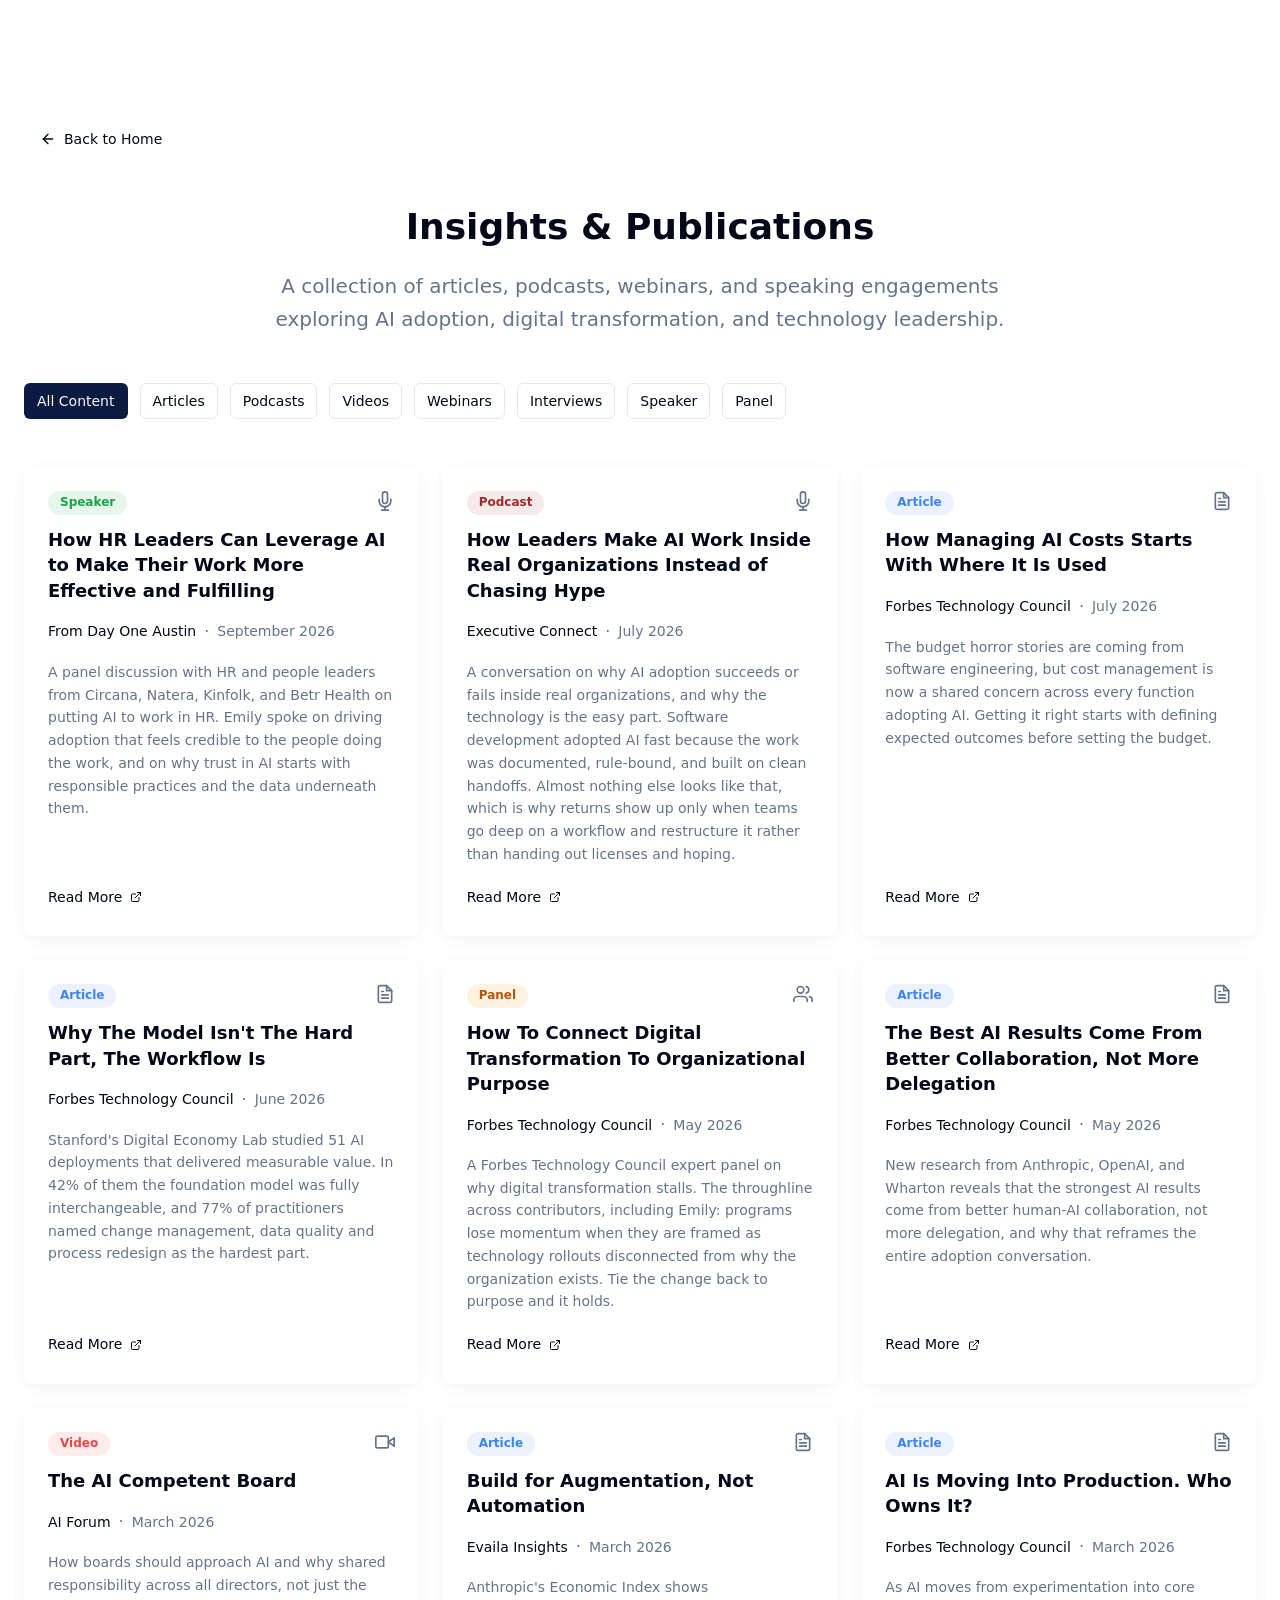
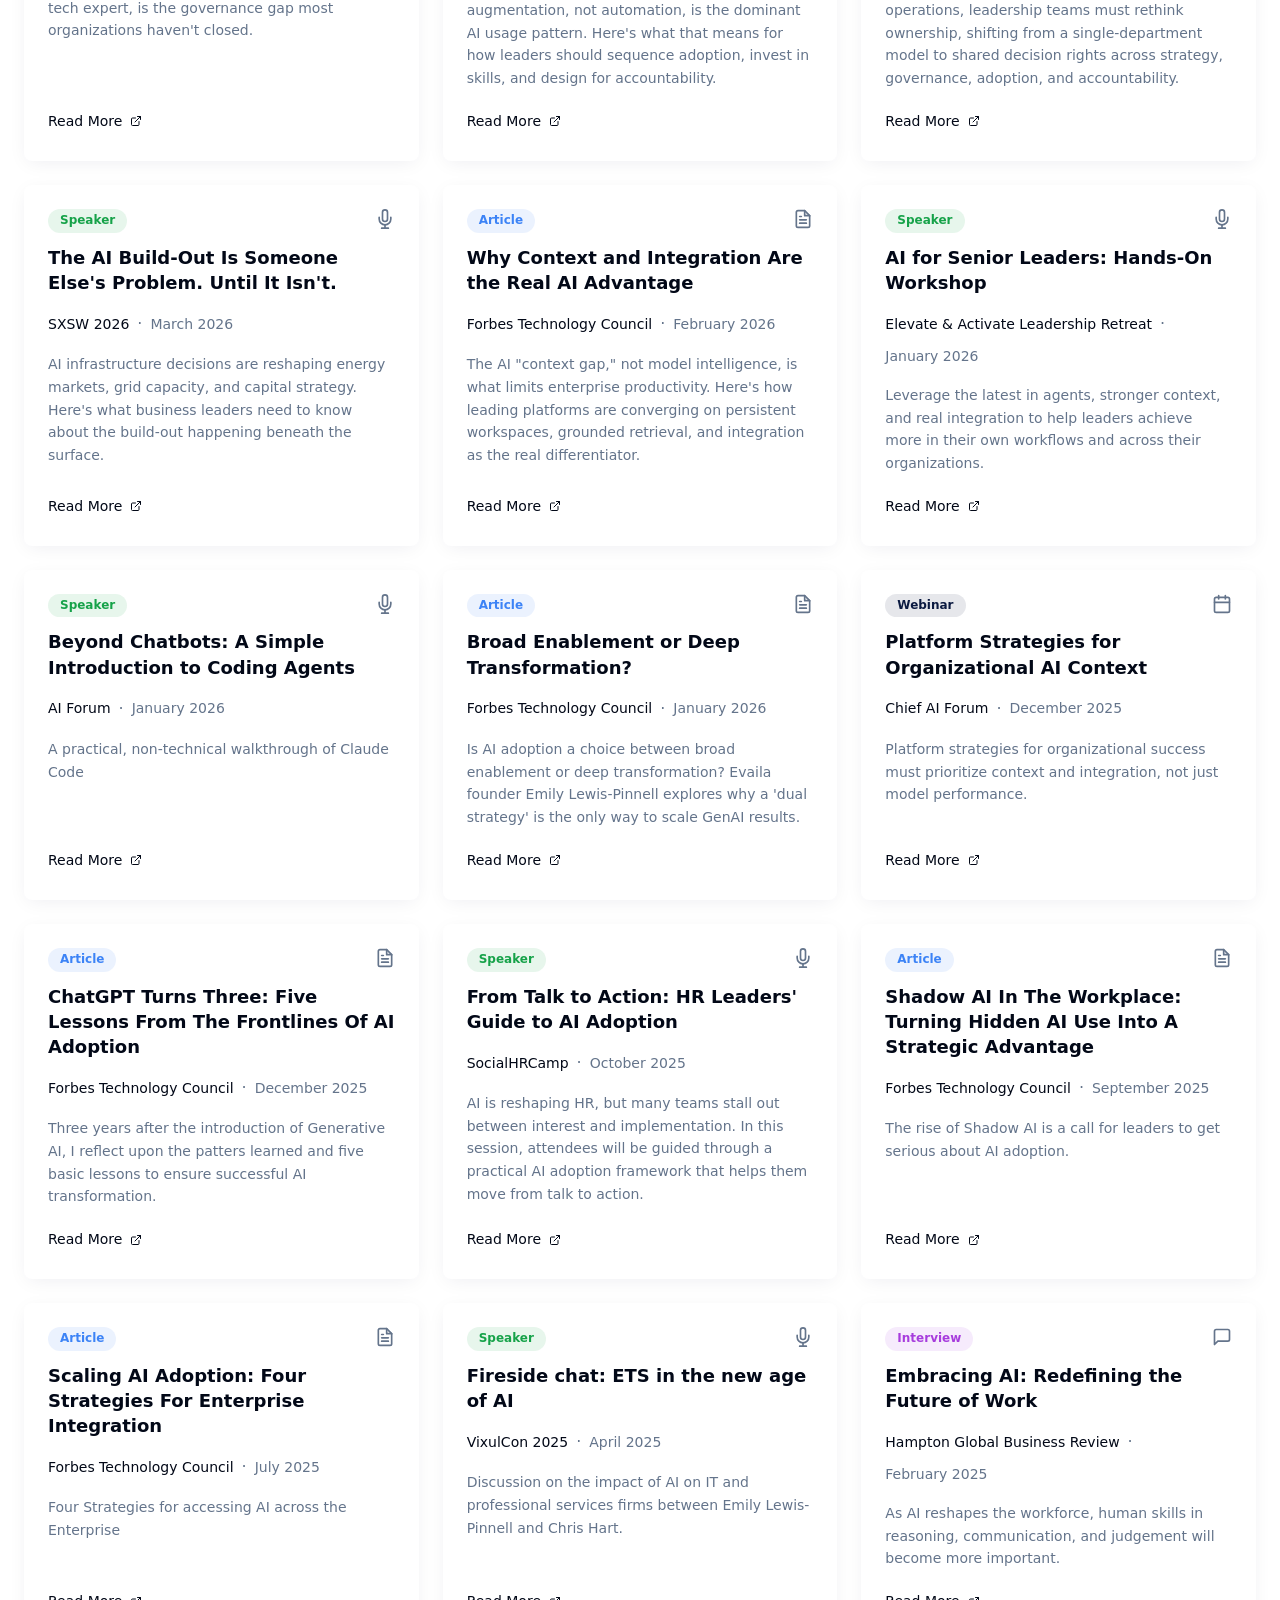
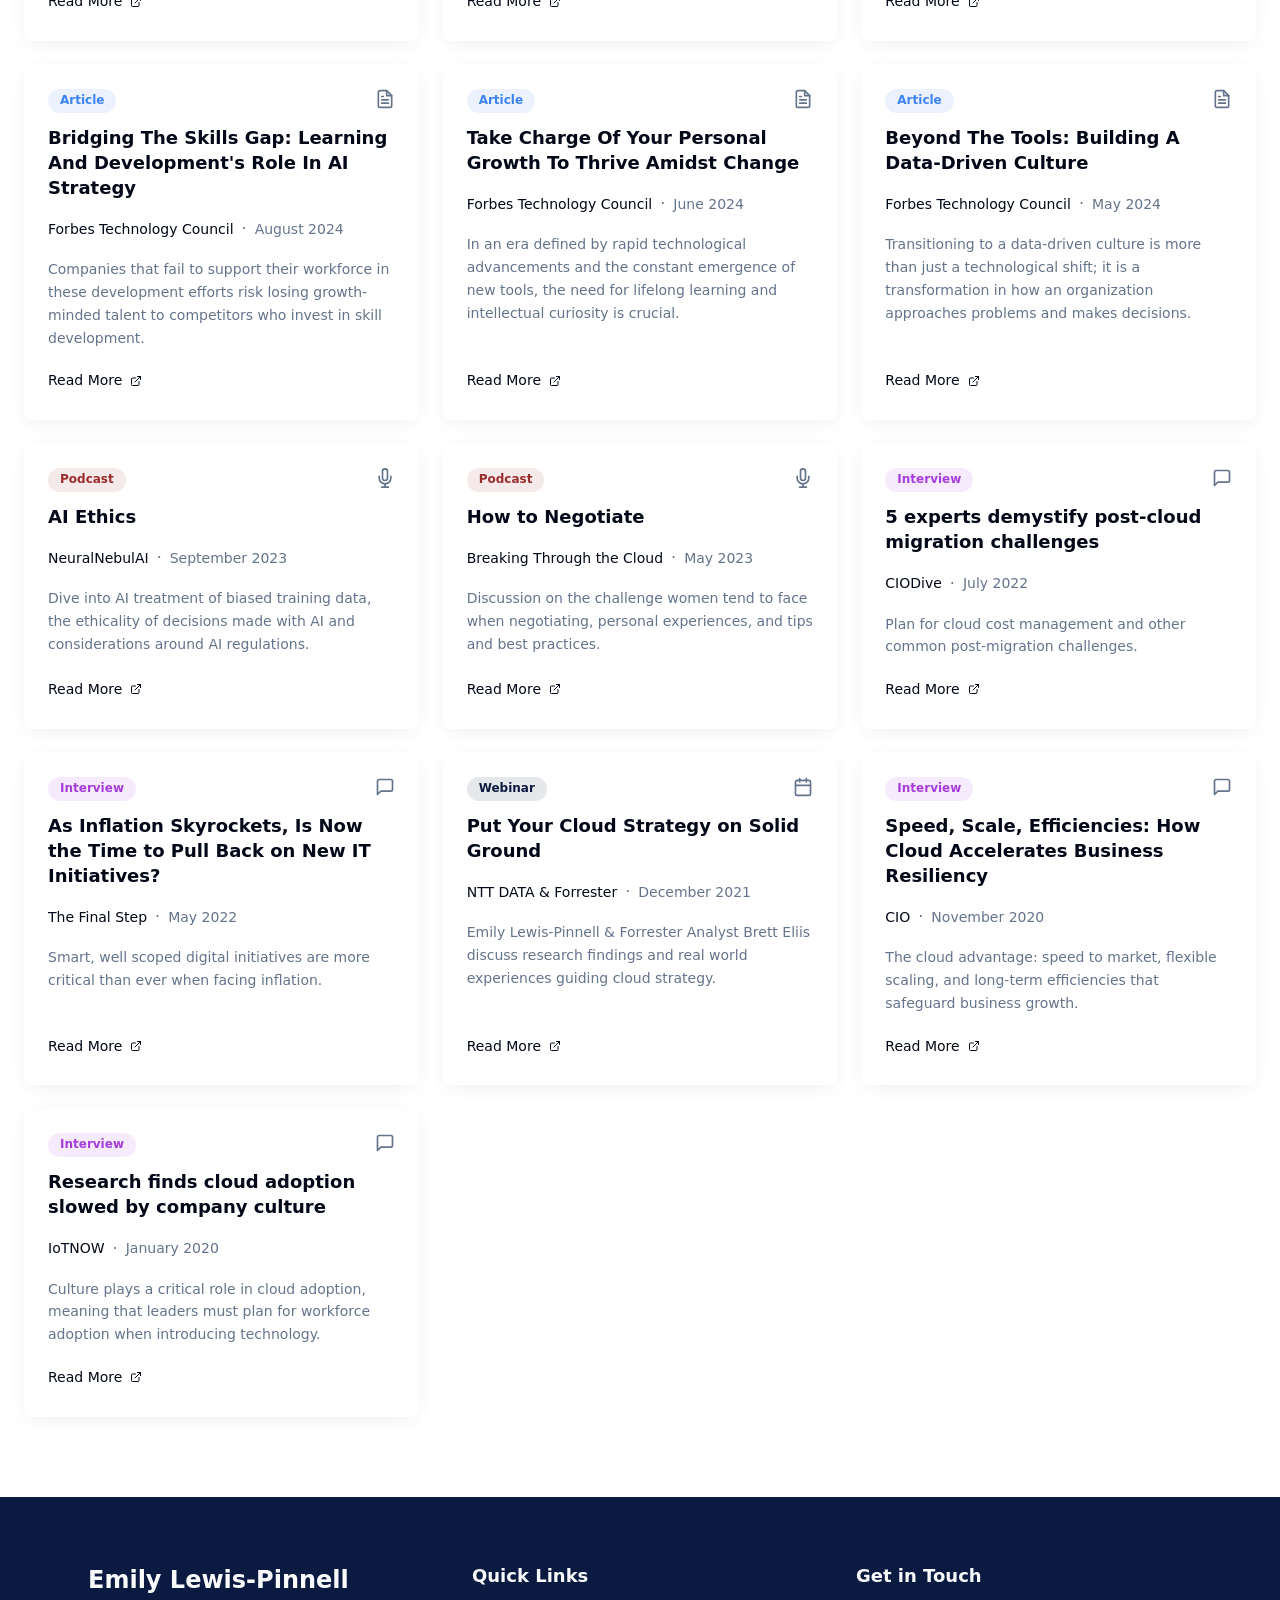
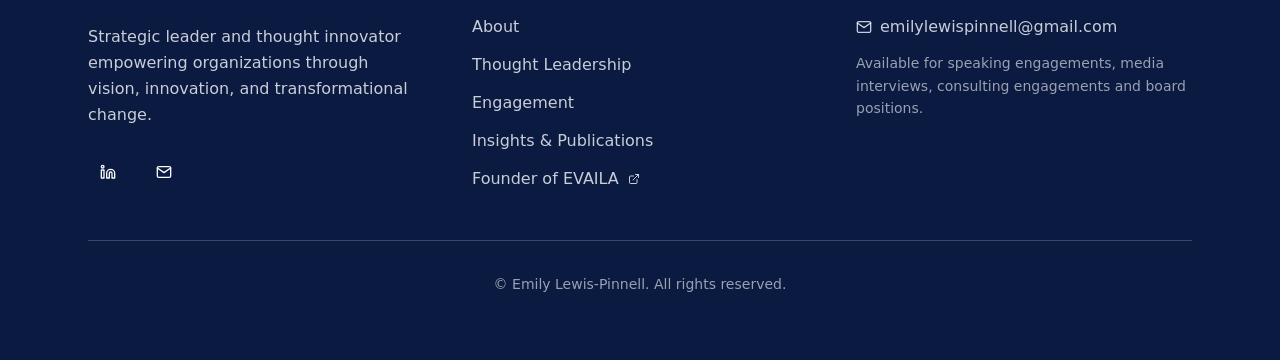
<file: insights.html>
<!DOCTYPE html>
<html lang="en">
<head>
  <meta charset="UTF-8">
  <meta name="viewport" content="width=device-width, initial-scale=1.0">
  <title>Insights &amp; Publications | Emily Lewis-Pinnell</title>
  <meta name="description" content="Articles, podcasts, webinars, and speaking engagements by Emily Lewis-Pinnell on AI adoption, digital transformation, and technology leadership.">
  <link rel="canonical" href="https://emilylewispinnell.com/insights.html">

  <!-- Open Graph -->
  <meta property="og:type" content="website">
  <meta property="og:url" content="https://emilylewispinnell.com/insights.html">
  <meta property="og:title" content="Insights &amp; Publications | Emily Lewis-Pinnell">
  <meta property="og:description" content="Articles, podcasts, webinars, and speaking engagements by Emily Lewis-Pinnell on AI adoption, digital transformation, and technology leadership.">
  <meta property="og:image" content="https://emilylewispinnell.com/images/og-image.jpg">

  <!-- Twitter Card -->
  <meta name="twitter:card" content="summary_large_image">
  <meta name="twitter:title" content="Insights &amp; Publications | Emily Lewis-Pinnell">
  <meta name="twitter:description" content="Articles, podcasts, webinars, and speaking engagements by Emily Lewis-Pinnell on AI adoption, digital transformation, and technology leadership.">
  <meta name="twitter:image" content="https://emilylewispinnell.com/images/og-image.jpg">

  <link rel="stylesheet" href="css/style.css">

  <!-- Structured Data: CollectionPage + ItemList -->
  <script type="application/ld+json">
  {
    "@context": "https://schema.org",
    "@graph": [
      {
        "@type": "CollectionPage",
        "@id": "https://emilylewispinnell.com/insights.html#collection",
        "url": "https://emilylewispinnell.com/insights.html",
        "name": "Insights & Publications | Emily Lewis-Pinnell",
        "description": "A curated collection of articles, podcasts, webinars, and speaking engagements by Emily Lewis-Pinnell on AI adoption, AI governance, human-AI collaboration, digital transformation, and technology leadership.",
        "inLanguage": "en-US",
        "isPartOf": {
          "@type": "WebSite",
          "@id": "https://emilylewispinnell.com/#website"
        },
        "about": {
          "@type": "Person",
          "@id": "https://emilylewispinnell.com/#emily"
        },
        "author": {
          "@type": "Person",
          "@id": "https://emilylewispinnell.com/#emily"
        },
        "mainEntity": {
          "@id": "https://emilylewispinnell.com/insights.html#itemlist"
        }
      },
      {
        "@type": "ItemList",
        "@id": "https://emilylewispinnell.com/insights.html#itemlist",
        "name": "Insights & Publications",
        "itemListOrder": "https://schema.org/ItemListOrderDescending",
        "numberOfItems": 26,
        "itemListElement": [
          { "@type": "ListItem", "position": 1,  "url": "https://emilylewispinnell.com/insights.html#insight-best-ai-collaboration" },
          { "@type": "ListItem", "position": 2,  "url": "https://emilylewispinnell.com/insights.html#insight-ai-competent-board" },
          { "@type": "ListItem", "position": 3,  "url": "https://emilylewispinnell.com/insights.html#insight-build-for-augmentation" },
          { "@type": "ListItem", "position": 4,  "url": "https://emilylewispinnell.com/insights.html#insight-ai-production-ownership" },
          { "@type": "ListItem", "position": 5,  "url": "https://emilylewispinnell.com/insights.html#insight-ai-build-out-sxsw" },
          { "@type": "ListItem", "position": 6,  "url": "https://emilylewispinnell.com/insights.html#insight-context-integration-advantage" },
          { "@type": "ListItem", "position": 7,  "url": "https://emilylewispinnell.com/insights.html#insight-ai-senior-leaders-workshop" },
          { "@type": "ListItem", "position": 8,  "url": "https://emilylewispinnell.com/insights.html#insight-beyond-chatbots" },
          { "@type": "ListItem", "position": 9,  "url": "https://emilylewispinnell.com/insights.html#insight-broad-or-deep" },
          { "@type": "ListItem", "position": 10, "url": "https://emilylewispinnell.com/insights.html#insight-platform-strategies-context" },
          { "@type": "ListItem", "position": 11, "url": "https://emilylewispinnell.com/insights.html#insight-chatgpt-three-years" },
          { "@type": "ListItem", "position": 12, "url": "https://emilylewispinnell.com/insights.html#insight-hr-talk-to-action" },
          { "@type": "ListItem", "position": 13, "url": "https://emilylewispinnell.com/insights.html#insight-shadow-ai" },
          { "@type": "ListItem", "position": 14, "url": "https://emilylewispinnell.com/insights.html#insight-scaling-ai-adoption" },
          { "@type": "ListItem", "position": 15, "url": "https://emilylewispinnell.com/insights.html#insight-vixulcon-fireside" },
          { "@type": "ListItem", "position": 16, "url": "https://emilylewispinnell.com/insights.html#insight-hgbr-embracing-ai" },
          { "@type": "ListItem", "position": 17, "url": "https://emilylewispinnell.com/insights.html#insight-skills-gap-ld" },
          { "@type": "ListItem", "position": 18, "url": "https://emilylewispinnell.com/insights.html#insight-personal-growth" },
          { "@type": "ListItem", "position": 19, "url": "https://emilylewispinnell.com/insights.html#insight-beyond-tools-data-culture" },
          { "@type": "ListItem", "position": 20, "url": "https://emilylewispinnell.com/insights.html#insight-ai-ethics-podcast" },
          { "@type": "ListItem", "position": 21, "url": "https://emilylewispinnell.com/insights.html#insight-how-to-negotiate-podcast" },
          { "@type": "ListItem", "position": 22, "url": "https://emilylewispinnell.com/insights.html#insight-ciodive-post-cloud" },
          { "@type": "ListItem", "position": 23, "url": "https://emilylewispinnell.com/insights.html#insight-iw-inflation-it" },
          { "@type": "ListItem", "position": 24, "url": "https://emilylewispinnell.com/insights.html#insight-cloud-strategy-forrester" },
          { "@type": "ListItem", "position": 25, "url": "https://emilylewispinnell.com/insights.html#insight-cio-cloud-resiliency" },
          { "@type": "ListItem", "position": 26, "url": "https://emilylewispinnell.com/insights.html#insight-iotnow-cloud-culture" }
        ]
      }
    ]
  }
  </script>

  <!-- Structured Data: Per-entry @graph -->
  <script type="application/ld+json">
  {
    "@context": "https://schema.org",
    "@graph": [
      {
        "@type": "Article",
        "@id": "https://emilylewispinnell.com/insights.html#insight-best-ai-collaboration",
        "headline": "The Best AI Results Come From Better Collaboration, Not More Delegation",
        "url": "https://www.forbes.com/councils/forbestechcouncil/2026/05/18/the-best-ai-results-come-from-better-collaboration-not-more-delegation/",
        "datePublished": "2026-05-18",
        "publisher": { "@type": "Organization", "name": "Forbes Technology Council" },
        "author": { "@type": "Person", "@id": "https://emilylewispinnell.com/#emily" },
        "about": ["Human-AI collaboration", "AI adoption", "Anthropic research", "OpenAI", "Wharton AI research"]
      },
      {
        "@type": "VideoObject",
        "@id": "https://emilylewispinnell.com/insights.html#insight-ai-competent-board",
        "name": "The AI Competent Board",
        "description": "How boards should approach AI and why shared responsibility across all directors, not just the tech expert, is the governance gap most organizations haven't closed.",
        "uploadDate": "2026-03-01",
        "contentUrl": "https://www.youtube.com/watch?v=aCEzAqnOWH0",
        "embedUrl": "https://www.youtube.com/embed/aCEzAqnOWH0",
        "thumbnailUrl": "https://img.youtube.com/vi/aCEzAqnOWH0/maxresdefault.jpg",
        "publisher": { "@type": "Organization", "name": "AI Forum" },
        "creator": { "@type": "Person", "@id": "https://emilylewispinnell.com/#emily" },
        "about": ["AI governance", "Boards of directors", "Corporate governance", "AI strategy"]
      },
      {
        "@type": "Article",
        "@id": "https://emilylewispinnell.com/insights.html#insight-build-for-augmentation",
        "headline": "Build for Augmentation, Not Automation",
        "url": "https://evaila.com/insights/ai-augmentation-strategy",
        "datePublished": "2026-03-01",
        "publisher": { "@type": "Organization", "@id": "https://evaila.com/#org" },
        "author": { "@type": "Person", "@id": "https://emilylewispinnell.com/#emily" },
        "about": ["AI augmentation", "AI automation", "Anthropic Economic Index", "AI adoption sequencing", "Workforce skills"]
      },
      {
        "@type": "Article",
        "@id": "https://emilylewispinnell.com/insights.html#insight-ai-production-ownership",
        "headline": "AI Is Moving Into Production. Who Owns It?",
        "url": "https://www.forbes.com/councils/forbestechcouncil/2026/03/27/ai-is-moving-into-production-who-owns-it/",
        "datePublished": "2026-03-27",
        "publisher": { "@type": "Organization", "name": "Forbes Technology Council" },
        "author": { "@type": "Person", "@id": "https://emilylewispinnell.com/#emily" },
        "about": ["AI ownership", "AI in production", "Shared decision rights", "AI governance", "AI accountability"]
      },
      {
        "@type": "Event",
        "@id": "https://emilylewispinnell.com/insights.html#insight-ai-build-out-sxsw",
        "name": "The AI Build-Out Is Someone Else's Problem. Until It Isn't.",
        "description": "AI infrastructure decisions are reshaping energy markets, grid capacity, and capital strategy. What business leaders need to know about the build-out happening beneath the surface.",
        "startDate": "2026-03",
        "eventStatus": "https://schema.org/EventScheduled",
        "eventAttendanceMode": "https://schema.org/OfflineEventAttendanceMode",
        "location": {
          "@type": "Place",
          "name": "SXSW 2026",
          "address": {
            "@type": "PostalAddress",
            "addressLocality": "Austin",
            "addressRegion": "TX",
            "addressCountry": "US"
          }
        },
        "url": "https://evaila.com/insights/ai-infrastructure-what-business-leaders-need-to-know",
        "performer": { "@type": "Person", "@id": "https://emilylewispinnell.com/#emily" },
        "organizer": { "@type": "Organization", "name": "SXSW" },
        "about": ["AI infrastructure", "Energy and AI", "Capital strategy", "Grid capacity"]
      },
      {
        "@type": "Article",
        "@id": "https://emilylewispinnell.com/insights.html#insight-context-integration-advantage",
        "headline": "Beyond the AI IQ Arms Race: Why Context and Integration Are the Real AI Advantage",
        "url": "https://www.forbes.com/councils/forbestechcouncil/2026/02/25/beyond-the-ai-iq-arms-race-why-context-and-integration-are-the-real-ai-advantage/",
        "datePublished": "2026-02-25",
        "publisher": { "@type": "Organization", "name": "Forbes Technology Council" },
        "author": { "@type": "Person", "@id": "https://emilylewispinnell.com/#emily" },
        "about": ["AI context", "Enterprise AI integration", "Persistent workspaces", "Retrieval-augmented generation"]
      },
      {
        "@type": "Event",
        "@id": "https://emilylewispinnell.com/insights.html#insight-ai-senior-leaders-workshop",
        "name": "AI for Senior Leaders: Hands-On Workshop",
        "description": "Leverage the latest in agents, stronger context, and real integration to help leaders achieve more in their own workflows and across their organizations.",
        "startDate": "2026-01",
        "eventStatus": "https://schema.org/EventScheduled",
        "eventAttendanceMode": "https://schema.org/OfflineEventAttendanceMode",
        "location": {
          "@type": "Place",
          "name": "Elevate & Activate Leadership Retreat",
          "address": { "@type": "PostalAddress", "addressLocality": "Pescadero", "addressRegion": "CA", "addressCountry": "US" }
        },
        "url": "https://pescadero-womens-retreat.lovable.app/",
        "performer": { "@type": "Person", "@id": "https://emilylewispinnell.com/#emily" },
        "about": ["AI workshops", "Executive AI training", "AI agents", "Leadership and AI"]
      },
      {
        "@type": "VideoObject",
        "@id": "https://emilylewispinnell.com/insights.html#insight-beyond-chatbots",
        "name": "Beyond Chatbots: A Simple Introduction to Coding Agents",
        "description": "A practical, non-technical walkthrough of Claude Code.",
        "uploadDate": "2026-01-01",
        "contentUrl": "https://www.youtube.com/watch?v=CfYe6YARB1o",
        "embedUrl": "https://www.youtube.com/embed/CfYe6YARB1o",
        "thumbnailUrl": "https://img.youtube.com/vi/CfYe6YARB1o/maxresdefault.jpg",
        "publisher": { "@type": "Organization", "name": "AI Forum" },
        "creator": { "@type": "Person", "@id": "https://emilylewispinnell.com/#emily" },
        "about": ["Coding agents", "Claude Code", "AI for non-technical leaders", "Agentic AI"]
      },
      {
        "@type": "Article",
        "@id": "https://emilylewispinnell.com/insights.html#insight-broad-or-deep",
        "headline": "Broad Enablement or Deep Transformation?",
        "url": "https://bit.ly/45YZJoJ",
        "datePublished": "2026-01-01",
        "publisher": { "@type": "Organization", "name": "Forbes Technology Council" },
        "author": { "@type": "Person", "@id": "https://emilylewispinnell.com/#emily" },
        "about": ["AI adoption strategy", "GenAI scaling", "Dual strategy", "Enterprise transformation"]
      },
      {
        "@type": "VideoObject",
        "@id": "https://emilylewispinnell.com/insights.html#insight-platform-strategies-context",
        "name": "Platform Strategies for Organizational AI Context",
        "description": "Platform strategies for organizational success must prioritize context and integration, not just model performance.",
        "uploadDate": "2025-12-01",
        "contentUrl": "https://youtu.be/51vx9gb9w0c",
        "embedUrl": "https://www.youtube.com/embed/51vx9gb9w0c",
        "thumbnailUrl": "https://img.youtube.com/vi/51vx9gb9w0c/maxresdefault.jpg",
        "publisher": { "@type": "Organization", "name": "Chief AI Forum" },
        "creator": { "@type": "Person", "@id": "https://emilylewispinnell.com/#emily" },
        "about": ["AI platform strategy", "Organizational context", "Enterprise AI integration"]
      },
      {
        "@type": "Article",
        "@id": "https://emilylewispinnell.com/insights.html#insight-chatgpt-three-years",
        "headline": "ChatGPT Turns Three: Five Lessons From The Frontlines Of AI Adoption",
        "url": "https://www.forbes.com/councils/forbestechcouncil/2025/12/02/chatgpt-turns-three-five-lessons-from-the-frontlines-of-ai-adoption/",
        "datePublished": "2025-12-02",
        "publisher": { "@type": "Organization", "name": "Forbes Technology Council" },
        "author": { "@type": "Person", "@id": "https://emilylewispinnell.com/#emily" },
        "about": ["ChatGPT", "Generative AI adoption", "AI transformation lessons"]
      },
      {
        "@type": "Event",
        "@id": "https://emilylewispinnell.com/insights.html#insight-hr-talk-to-action",
        "name": "From Talk to Action: HR Leaders' Guide to AI Adoption",
        "description": "Practical AI adoption framework that helps HR teams move from talk to action.",
        "startDate": "2025-10",
        "eventStatus": "https://schema.org/EventScheduled",
        "eventAttendanceMode": "https://schema.org/OfflineEventAttendanceMode",
        "location": {
          "@type": "Place",
          "name": "SocialHRCamp Austin 2025",
          "address": { "@type": "PostalAddress", "addressLocality": "Austin", "addressRegion": "TX", "addressCountry": "US" }
        },
        "url": "https://www.socialhrcamp.com/events/socialhrcamp-austin-2025",
        "performer": { "@type": "Person", "@id": "https://emilylewispinnell.com/#emily" },
        "about": ["AI for HR", "AI adoption framework", "Workforce transformation"]
      },
      {
        "@type": "Article",
        "@id": "https://emilylewispinnell.com/insights.html#insight-shadow-ai",
        "headline": "Shadow AI In The Workplace: Turning Hidden AI Use Into A Strategic Advantage",
        "url": "https://www.forbes.com/councils/forbestechcouncil/2025/09/16/shadow-ai-in-the-workplace-turning-hidden-ai-use-into-a-strategic-advantage/",
        "datePublished": "2025-09-16",
        "publisher": { "@type": "Organization", "name": "Forbes Technology Council" },
        "author": { "@type": "Person", "@id": "https://emilylewispinnell.com/#emily" },
        "about": ["Shadow AI", "AI governance", "AI in the workplace", "AI policy"]
      },
      {
        "@type": "Article",
        "@id": "https://emilylewispinnell.com/insights.html#insight-scaling-ai-adoption",
        "headline": "Scaling AI Adoption: Four Strategies For Enterprise Integration",
        "url": "https://www.forbes.com/councils/forbestechcouncil/2025/07/01/scaling-ai-adoption-four-strategies-for-enterprise-integration/",
        "datePublished": "2025-07-01",
        "publisher": { "@type": "Organization", "name": "Forbes Technology Council" },
        "author": { "@type": "Person", "@id": "https://emilylewispinnell.com/#emily" },
        "about": ["Enterprise AI", "AI scaling strategies", "AI adoption framework"]
      },
      {
        "@type": "Event",
        "@id": "https://emilylewispinnell.com/insights.html#insight-vixulcon-fireside",
        "name": "Fireside chat: ETS in the new age of AI",
        "description": "Discussion on the impact of AI on IT and professional services firms.",
        "startDate": "2025-04",
        "eventStatus": "https://schema.org/EventScheduled",
        "eventAttendanceMode": "https://schema.org/OfflineEventAttendanceMode",
        "location": { "@type": "Place", "name": "VixulCon 2025" },
        "url": "https://www.vixul.com/vixulcon-2025",
        "performer": [
          { "@type": "Person", "@id": "https://emilylewispinnell.com/#emily" },
          { "@type": "Person", "name": "Chris Hart" }
        ],
        "about": ["IT services", "Professional services and AI", "ETS"]
      },
      {
        "@type": "Article",
        "@id": "https://emilylewispinnell.com/insights.html#insight-hgbr-embracing-ai",
        "headline": "Embracing AI: Redefining the Future of Work",
        "url": "https://hgbr.org/embracing-ai-redefining-the-future-of-work/",
        "datePublished": "2025-02-01",
        "publisher": { "@type": "Organization", "name": "Hampton Global Business Review" },
        "author": { "@type": "Person", "@id": "https://emilylewispinnell.com/#emily" },
        "about": ["Future of work", "AI and workforce", "Human skills in the AI era"]
      },
      {
        "@type": "Article",
        "@id": "https://emilylewispinnell.com/insights.html#insight-skills-gap-ld",
        "headline": "Bridging The Skills Gap: Learning And Development's Role In AI Strategy",
        "url": "https://www.forbes.com/councils/forbestechcouncil/2024/08/23/bridging-the-skills-gap-learning-and-developments-role-in-ai-strategy/",
        "datePublished": "2024-08-23",
        "publisher": { "@type": "Organization", "name": "Forbes Technology Council" },
        "author": { "@type": "Person", "@id": "https://emilylewispinnell.com/#emily" },
        "about": ["L&D and AI", "Skills gap", "AI strategy", "Workforce development"]
      },
      {
        "@type": "Article",
        "@id": "https://emilylewispinnell.com/insights.html#insight-personal-growth",
        "headline": "Take Charge Of Your Personal Growth To Thrive Amidst Change",
        "url": "https://www.forbes.com/councils/forbestechcouncil/2024/06/28/take-charge-of-your-personal-growth-to-thrive-amidst-change/",
        "datePublished": "2024-06-28",
        "publisher": { "@type": "Organization", "name": "Forbes Technology Council" },
        "author": { "@type": "Person", "@id": "https://emilylewispinnell.com/#emily" },
        "about": ["Personal growth", "Lifelong learning", "Career resilience"]
      },
      {
        "@type": "Article",
        "@id": "https://emilylewispinnell.com/insights.html#insight-beyond-tools-data-culture",
        "headline": "Beyond The Tools: Building A Data-Driven Culture",
        "url": "https://www.forbes.com/councils/forbestechcouncil/2024/05/20/beyond-the-tools-building-a-data-driven-culture/",
        "datePublished": "2024-05-20",
        "publisher": { "@type": "Organization", "name": "Forbes Technology Council" },
        "author": { "@type": "Person", "@id": "https://emilylewispinnell.com/#emily" },
        "about": ["Data culture", "Data-driven decision making", "Data strategy"]
      },
      {
        "@type": "PodcastEpisode",
        "@id": "https://emilylewispinnell.com/insights.html#insight-ai-ethics-podcast",
        "name": "AI Ethics",
        "description": "Dive into AI treatment of biased training data, the ethicality of decisions made with AI, and considerations around AI regulations.",
        "datePublished": "2023-09-01",
        "url": "https://www.youtube.com/watch?v=iDyrhOmJkXQ",
        "partOfSeries": { "@type": "PodcastSeries", "name": "NeuralNebulAI" },
        "actor": { "@type": "Person", "@id": "https://emilylewispinnell.com/#emily" },
        "about": ["AI ethics", "AI regulation", "Bias in training data"]
      },
      {
        "@type": "PodcastEpisode",
        "@id": "https://emilylewispinnell.com/insights.html#insight-how-to-negotiate-podcast",
        "name": "How to Negotiate",
        "description": "Discussion on the challenge women tend to face when negotiating, personal experiences, and tips and best practices.",
        "datePublished": "2023-05-01",
        "url": "https://www.youtube.com/watch?v=rupFEcnZFrA",
        "partOfSeries": { "@type": "PodcastSeries", "name": "Breaking Through the Cloud" },
        "actor": { "@type": "Person", "@id": "https://emilylewispinnell.com/#emily" },
        "about": ["Negotiation", "Women in tech", "Career advice"]
      },
      {
        "@type": "Article",
        "@id": "https://emilylewispinnell.com/insights.html#insight-ciodive-post-cloud",
        "headline": "5 Experts Demystify Post-Cloud Migration Challenges",
        "url": "https://www.ciodive.com/news/cloud-migration-challenges-cost-governance-security/627382/",
        "datePublished": "2022-07-01",
        "publisher": { "@type": "Organization", "name": "CIO Dive" },
        "author": { "@type": "Person", "@id": "https://emilylewispinnell.com/#emily" },
        "about": ["Cloud migration", "Cloud cost management", "Cloud governance"]
      },
      {
        "@type": "Article",
        "@id": "https://emilylewispinnell.com/insights.html#insight-iw-inflation-it",
        "headline": "As Inflation Skyrockets, Is Now the Time to Pull Back on New IT Initiatives?",
        "url": "https://www.informationweek.com/it-leadership/as-inflation-skyrockets-is-now-the-time-to-pull-back-on-new-it-initiatives-",
        "datePublished": "2022-05-01",
        "publisher": { "@type": "Organization", "name": "InformationWeek" },
        "author": { "@type": "Person", "@id": "https://emilylewispinnell.com/#emily" },
        "about": ["IT strategy", "Inflation and IT spend", "Digital initiatives"]
      },
      {
        "@type": "VideoObject",
        "@id": "https://emilylewispinnell.com/insights.html#insight-cloud-strategy-forrester",
        "name": "Put Your Cloud Strategy on Solid Ground",
        "description": "Emily Lewis-Pinnell and Forrester Analyst Brett Ellis discuss research findings and real-world experiences guiding cloud strategy.",
        "uploadDate": "2021-12-01",
        "contentUrl": "https://www.youtube.com/watch?v=6sAqoD9XMh0",
        "embedUrl": "https://www.youtube.com/embed/6sAqoD9XMh0",
        "thumbnailUrl": "https://img.youtube.com/vi/6sAqoD9XMh0/maxresdefault.jpg",
        "publisher": { "@type": "Organization", "name": "NTT DATA & Forrester" },
        "creator": [
          { "@type": "Person", "@id": "https://emilylewispinnell.com/#emily" },
          { "@type": "Person", "name": "Brett Ellis" }
        ],
        "about": ["Cloud strategy", "Forrester research", "Enterprise cloud adoption"]
      },
      {
        "@type": "Article",
        "@id": "https://emilylewispinnell.com/insights.html#insight-cio-cloud-resiliency",
        "headline": "Speed, Scale, Efficiencies: How Cloud Accelerates Business Resiliency",
        "url": "https://www.cio.com/article/190997/speed-scale-efficiencies-how-cloud-accelerates-business-resiliency.html",
        "datePublished": "2020-11-01",
        "publisher": { "@type": "Organization", "name": "CIO Magazine" },
        "author": { "@type": "Person", "@id": "https://emilylewispinnell.com/#emily" },
        "about": ["Cloud computing", "Business resiliency", "Speed to market"]
      },
      {
        "@type": "Article",
        "@id": "https://emilylewispinnell.com/insights.html#insight-iotnow-cloud-culture",
        "headline": "Research Finds Cloud Adoption Slowed by Company Culture",
        "url": "https://www.iot-now.com/2020/01/28/100953-100953",
        "datePublished": "2020-01-28",
        "publisher": { "@type": "Organization", "name": "IoT Now" },
        "author": { "@type": "Person", "@id": "https://emilylewispinnell.com/#emily" },
        "about": ["Cloud adoption", "Organizational culture", "Workforce change"]
      }
    ]
  }
  </script>
</head>
<body>

  <main class="insights-page">
    <div class="container-wide">

      <a href="index.html" class="insights-back">
        <svg viewBox="0 0 24 24"><line x1="19" y1="12" x2="5" y2="12"/><polyline points="12 19 5 12 12 5"/></svg>
        Back to Home
      </a>

      <div class="section-header">
        <h1 style="font-size:36px;font-weight:700;margin-bottom:24px;color:#020817;line-height:1.1;">Insights &amp; Publications</h1>
        <p>A collection of articles, podcasts, webinars, and speaking engagements exploring AI adoption, digital transformation, and technology leadership.</p>
      </div>

      <!-- Filter Bar -->
      <div class="filter-bar" role="toolbar" aria-label="Filter content by type">
        <button class="filter-btn active" data-filter="all">All Content</button>
        <button class="filter-btn" data-filter="article">Articles</button>
        <button class="filter-btn" data-filter="podcast">Podcasts</button>
        <button class="filter-btn" data-filter="video">Videos</button>
        <button class="filter-btn" data-filter="webinar">Webinars</button>
        <button class="filter-btn" data-filter="interview">Interviews</button>
        <button class="filter-btn" data-filter="speaker">Speaker</button>
        <button class="filter-btn" data-filter="panel">Panel</button>
      </div>

      <!-- All Cards -->
      <div class="card-grid">

          <!-- Speaker: How HR Leaders Can Leverage AI to Make Their Work More Effective and Fulfilling -->
          <article class="tl-card" data-type="speaker">
            <div class="tl-card-header">
              <div class="tl-card-top-row">
                <span class="badge badge-speaker">Speaker</span>
                <span class="tl-card-type-icon"><svg viewBox="0 0 24 24"><path d="M12 1a3 3 0 0 0-3 3v8a3 3 0 0 0 6 0V4a3 3 0 0 0-3-3z"/><path d="M19 10v2a7 7 0 0 1-14 0v-2"/><line x1="12" y1="19" x2="12" y2="23"/><line x1="8" y1="23" x2="16" y2="23"/></svg></span>
              </div>
              <h3 class="tl-card-title">How HR Leaders Can Leverage AI to Make Their Work More Effective and Fulfilling</h3>
            </div>
            <div class="tl-card-content">
              <div class="tl-card-meta">
                <span class="tl-card-source">From Day One Austin</span>
                <span class="tl-card-meta-dot">&middot;</span>
                <span class="tl-card-date">September 2026</span>
              </div>
              <p class="tl-card-description">A panel discussion with HR and people leaders from Circana, Natera, Kinfolk, and Betr Health on putting AI to work in HR. Emily spoke on driving adoption that feels credible to the people doing the work, and on why trust in AI starts with responsible practices and the data underneath them.</p>
              <a href="https://www.fromdayone.com/conferences/2026/2026_p_austin" class="tl-card-link" target="_blank" rel="noopener noreferrer">
                Read More
                <svg viewBox="0 0 24 24"><path d="M18 13v6a2 2 0 0 1-2 2H5a2 2 0 0 1-2-2V8a2 2 0 0 1 2-2h6"/><polyline points="15 3 21 3 21 9"/><line x1="10" y1="14" x2="21" y2="3"/></svg>
              </a>
            </div>
          </article>

          <!-- Podcast: How Leaders Make AI Work Inside Real Organizations Instead of Chasing Hype -->
          <article class="tl-card" data-type="podcast">
            <div class="tl-card-header">
              <div class="tl-card-top-row">
                <span class="badge badge-podcast">Podcast</span>
                <span class="tl-card-type-icon"><svg viewBox="0 0 24 24"><path d="M12 1a3 3 0 0 0-3 3v8a3 3 0 0 0 6 0V4a3 3 0 0 0-3-3z"/><path d="M19 10v2a7 7 0 0 1-14 0v-2"/><line x1="12" y1="19" x2="12" y2="23"/><line x1="8" y1="23" x2="16" y2="23"/></svg></span>
              </div>
              <h3 class="tl-card-title">How Leaders Make AI Work Inside Real Organizations Instead of Chasing Hype</h3>
            </div>
            <div class="tl-card-content">
              <div class="tl-card-meta">
                <span class="tl-card-source">Executive Connect</span>
                <span class="tl-card-meta-dot">&middot;</span>
                <span class="tl-card-date">July 2026</span>
              </div>
              <p class="tl-card-description">A conversation on why AI adoption succeeds or fails inside real organizations, and why the technology is the easy part. Software development adopted AI fast because the work was documented, rule-bound, and built on clean handoffs. Almost nothing else looks like that, which is why returns show up only when teams go deep on a workflow and restructure it rather than handing out licenses and hoping.</p>
              <a href="https://www.youtube.com/watch?v=dcWFPYQ15_s" class="tl-card-link" target="_blank" rel="noopener noreferrer">
                Read More
                <svg viewBox="0 0 24 24"><path d="M18 13v6a2 2 0 0 1-2 2H5a2 2 0 0 1-2-2V8a2 2 0 0 1 2-2h6"/><polyline points="15 3 21 3 21 9"/><line x1="10" y1="14" x2="21" y2="3"/></svg>
              </a>
            </div>
          </article>

          <!-- Article: How Managing AI Costs Starts With Where It Is Used -->
          <article class="tl-card" data-type="article">
            <div class="tl-card-header">
              <div class="tl-card-top-row">
                <span class="badge badge-article">Article</span>
                <span class="tl-card-type-icon"><svg viewBox="0 0 24 24"><path d="M14 2H6a2 2 0 0 0-2 2v16a2 2 0 0 0 2 2h12a2 2 0 0 0 2-2V8z"/><polyline points="14 2 14 8 20 8"/><line x1="16" y1="13" x2="8" y2="13"/><line x1="16" y1="17" x2="8" y2="17"/><polyline points="10 9 9 9 8 9"/></svg></span>
              </div>
              <h3 class="tl-card-title">How Managing AI Costs Starts With Where It Is Used</h3>
            </div>
            <div class="tl-card-content">
              <div class="tl-card-meta">
                <span class="tl-card-source">Forbes Technology Council</span>
                <span class="tl-card-meta-dot">&middot;</span>
                <span class="tl-card-date">July 2026</span>
              </div>
              <p class="tl-card-description">The budget horror stories are coming from software engineering, but cost management is now a shared concern across every function adopting AI. Getting it right starts with defining expected outcomes before setting the budget.</p>
              <a href="https://www.forbes.com/councils/forbestechcouncil/2026/07/10/how-managing-ai-costs-starts-with-where-it-is-used/" class="tl-card-link" target="_blank" rel="noopener noreferrer">
                Read More
                <svg viewBox="0 0 24 24"><path d="M18 13v6a2 2 0 0 1-2 2H5a2 2 0 0 1-2-2V8a2 2 0 0 1 2-2h6"/><polyline points="15 3 21 3 21 9"/><line x1="10" y1="14" x2="21" y2="3"/></svg>
              </a>
            </div>
          </article>

          <!-- Article: Why The Model Isn't The Hard Part, The Workflow Is -->
          <article class="tl-card" data-type="article">
            <div class="tl-card-header">
              <div class="tl-card-top-row">
                <span class="badge badge-article">Article</span>
                <span class="tl-card-type-icon"><svg viewBox="0 0 24 24"><path d="M14 2H6a2 2 0 0 0-2 2v16a2 2 0 0 0 2 2h12a2 2 0 0 0 2-2V8z"/><polyline points="14 2 14 8 20 8"/><line x1="16" y1="13" x2="8" y2="13"/><line x1="16" y1="17" x2="8" y2="17"/><polyline points="10 9 9 9 8 9"/></svg></span>
              </div>
              <h3 class="tl-card-title">Why The Model Isn't The Hard Part, The Workflow Is</h3>
            </div>
            <div class="tl-card-content">
              <div class="tl-card-meta">
                <span class="tl-card-source">Forbes Technology Council</span>
                <span class="tl-card-meta-dot">&middot;</span>
                <span class="tl-card-date">June 2026</span>
              </div>
              <p class="tl-card-description">Stanford's Digital Economy Lab studied 51 AI deployments that delivered measurable value. In 42% of them the foundation model was fully interchangeable, and 77% of practitioners named change management, data quality and process redesign as the hardest part.</p>
              <a href="https://www.forbes.com/councils/forbestechcouncil/2026/06/12/why-the-model-isnt-the-hard-part-the-workflow-is/" class="tl-card-link" target="_blank" rel="noopener noreferrer">
                Read More
                <svg viewBox="0 0 24 24"><path d="M18 13v6a2 2 0 0 1-2 2H5a2 2 0 0 1-2-2V8a2 2 0 0 1 2-2h6"/><polyline points="15 3 21 3 21 9"/><line x1="10" y1="14" x2="21" y2="3"/></svg>
              </a>
            </div>
          </article>

          <!-- Panel: How To Connect Digital Transformation To Organizational Purpose -->
          <article class="tl-card" data-type="panel">
            <div class="tl-card-header">
              <div class="tl-card-top-row">
                <span class="badge badge-panel">Panel</span>
                <span class="tl-card-type-icon"><svg viewBox="0 0 24 24"><path d="M17 21v-2a4 4 0 0 0-4-4H5a4 4 0 0 0-4 4v2"/><circle cx="9" cy="7" r="4"/><path d="M23 21v-2a4 4 0 0 0-3-3.87"/><path d="M16 3.13a4 4 0 0 1 0 7.75"/></svg></span>
              </div>
              <h3 class="tl-card-title">How To Connect Digital Transformation To Organizational Purpose</h3>
            </div>
            <div class="tl-card-content">
              <div class="tl-card-meta">
                <span class="tl-card-source">Forbes Technology Council</span>
                <span class="tl-card-meta-dot">&middot;</span>
                <span class="tl-card-date">May 2026</span>
              </div>
              <p class="tl-card-description">A Forbes Technology Council expert panel on why digital transformation stalls. The throughline across contributors, including Emily: programs lose momentum when they are framed as technology rollouts disconnected from why the organization exists. Tie the change back to purpose and it holds.</p>
              <a href="https://www.forbes.com/councils/forbestechcouncil/2026/05/27/how-to-connect-digital-transformation-to-organizational-purpose/" class="tl-card-link" target="_blank" rel="noopener noreferrer">
                Read More
                <svg viewBox="0 0 24 24"><path d="M18 13v6a2 2 0 0 1-2 2H5a2 2 0 0 1-2-2V8a2 2 0 0 1 2-2h6"/><polyline points="15 3 21 3 21 9"/><line x1="10" y1="14" x2="21" y2="3"/></svg>
              </a>
            </div>
          </article>

          <!-- Article: The Best AI Results Come From Better Collaboration, Not More Delegation -->
          <article class="tl-card" data-type="article">
            <div class="tl-card-header">
              <div class="tl-card-top-row">
                <span class="badge badge-article">Article</span>
                <span class="tl-card-type-icon"><svg viewBox="0 0 24 24"><path d="M14 2H6a2 2 0 0 0-2 2v16a2 2 0 0 0 2 2h12a2 2 0 0 0 2-2V8z"/><polyline points="14 2 14 8 20 8"/><line x1="16" y1="13" x2="8" y2="13"/><line x1="16" y1="17" x2="8" y2="17"/><polyline points="10 9 9 9 8 9"/></svg></span>
              </div>
              <h3 class="tl-card-title">The Best AI Results Come From Better Collaboration, Not More Delegation</h3>
            </div>
            <div class="tl-card-content">
              <div class="tl-card-meta">
                <span class="tl-card-source">Forbes Technology Council</span>
                <span class="tl-card-meta-dot">&middot;</span>
                <span class="tl-card-date">May 2026</span>
              </div>
              <p class="tl-card-description">New research from Anthropic, OpenAI, and Wharton reveals that the strongest AI results come from better human-AI collaboration, not more delegation, and why that reframes the entire adoption conversation.</p>
              <a href="https://www.forbes.com/councils/forbestechcouncil/2026/05/18/the-best-ai-results-come-from-better-collaboration-not-more-delegation/" class="tl-card-link" target="_blank" rel="noopener noreferrer">
                Read More
                <svg viewBox="0 0 24 24"><path d="M18 13v6a2 2 0 0 1-2 2H5a2 2 0 0 1-2-2V8a2 2 0 0 1 2-2h6"/><polyline points="15 3 21 3 21 9"/><line x1="10" y1="14" x2="21" y2="3"/></svg>
              </a>
            </div>
          </article>

          <!-- Video: The AI Competent Board -->
          <article class="tl-card" data-type="video">
            <div class="tl-card-header">
              <div class="tl-card-top-row">
                <span class="badge badge-video">Video</span>
                <span class="tl-card-type-icon"><svg viewBox="0 0 24 24"><polygon points="23 7 16 12 23 17 23 7"/><rect x="1" y="5" width="15" height="14" rx="2" ry="2"/></svg></span>
              </div>
              <h3 class="tl-card-title">The AI Competent Board</h3>
            </div>
            <div class="tl-card-content">
              <div class="tl-card-meta">
                <span class="tl-card-source">AI Forum</span>
                <span class="tl-card-meta-dot">&middot;</span>
                <span class="tl-card-date">March 2026</span>
              </div>
              <p class="tl-card-description">How boards should approach AI and why shared responsibility across all directors, not just the tech expert, is the governance gap most organizations haven't closed.</p>
              <a href="https://www.youtube.com/watch?v=aCEzAqnOWH0" class="tl-card-link" target="_blank" rel="noopener noreferrer">
                Read More
                <svg viewBox="0 0 24 24"><path d="M18 13v6a2 2 0 0 1-2 2H5a2 2 0 0 1-2-2V8a2 2 0 0 1 2-2h6"/><polyline points="15 3 21 3 21 9"/><line x1="10" y1="14" x2="21" y2="3"/></svg>
              </a>
            </div>
          </article>

          <!-- Article: Build for Augmentation, Not Automation -->
          <article class="tl-card" data-type="article">
            <div class="tl-card-header">
              <div class="tl-card-top-row">
                <span class="badge badge-article">Article</span>
                <span class="tl-card-type-icon"><svg viewBox="0 0 24 24"><path d="M14 2H6a2 2 0 0 0-2 2v16a2 2 0 0 0 2 2h12a2 2 0 0 0 2-2V8z"/><polyline points="14 2 14 8 20 8"/><line x1="16" y1="13" x2="8" y2="13"/><line x1="16" y1="17" x2="8" y2="17"/><polyline points="10 9 9 9 8 9"/></svg></span>
              </div>
              <h3 class="tl-card-title">Build for Augmentation, Not Automation</h3>
            </div>
            <div class="tl-card-content">
              <div class="tl-card-meta">
                <span class="tl-card-source">Evaila Insights</span>
                <span class="tl-card-meta-dot">&middot;</span>
                <span class="tl-card-date">March 2026</span>
              </div>
              <p class="tl-card-description">Anthropic's Economic Index shows augmentation, not automation, is the dominant AI usage pattern. Here's what that means for how leaders should sequence adoption, invest in skills, and design for accountability.</p>
              <a href="https://evaila.com/insights/ai-augmentation-strategy" class="tl-card-link" target="_blank" rel="noopener noreferrer">
                Read More
                <svg viewBox="0 0 24 24"><path d="M18 13v6a2 2 0 0 1-2 2H5a2 2 0 0 1-2-2V8a2 2 0 0 1 2-2h6"/><polyline points="15 3 21 3 21 9"/><line x1="10" y1="14" x2="21" y2="3"/></svg>
              </a>
            </div>
          </article>

          <!-- Article: AI Is Moving Into Production. Who Owns It? -->
          <article class="tl-card" data-type="article">
            <div class="tl-card-header">
              <div class="tl-card-top-row">
                <span class="badge badge-article">Article</span>
                <span class="tl-card-type-icon"><svg viewBox="0 0 24 24"><path d="M14 2H6a2 2 0 0 0-2 2v16a2 2 0 0 0 2 2h12a2 2 0 0 0 2-2V8z"/><polyline points="14 2 14 8 20 8"/><line x1="16" y1="13" x2="8" y2="13"/><line x1="16" y1="17" x2="8" y2="17"/><polyline points="10 9 9 9 8 9"/></svg></span>
              </div>
              <h3 class="tl-card-title">AI Is Moving Into Production. Who Owns It?</h3>
            </div>
            <div class="tl-card-content">
              <div class="tl-card-meta">
                <span class="tl-card-source">Forbes Technology Council</span>
                <span class="tl-card-meta-dot">&middot;</span>
                <span class="tl-card-date">March 2026</span>
              </div>
              <p class="tl-card-description">As AI moves from experimentation into core operations, leadership teams must rethink ownership, shifting from a single-department model to shared decision rights across strategy, governance, adoption, and accountability.</p>
              <a href="https://www.forbes.com/councils/forbestechcouncil/2026/03/27/ai-is-moving-into-production-who-owns-it/" class="tl-card-link" target="_blank" rel="noopener noreferrer">
                Read More
                <svg viewBox="0 0 24 24"><path d="M18 13v6a2 2 0 0 1-2 2H5a2 2 0 0 1-2-2V8a2 2 0 0 1 2-2h6"/><polyline points="15 3 21 3 21 9"/><line x1="10" y1="14" x2="21" y2="3"/></svg>
              </a>
            </div>
          </article>

          <!-- Speaker: The AI Build-Out Is Someone Else's Problem. Until It Isn't. -->
          <article class="tl-card" data-type="speaker">
            <div class="tl-card-header">
              <div class="tl-card-top-row">
                <span class="badge badge-speaker">Speaker</span>
                <span class="tl-card-type-icon"><svg viewBox="0 0 24 24"><path d="M12 1a3 3 0 0 0-3 3v8a3 3 0 0 0 6 0V4a3 3 0 0 0-3-3z"/><path d="M19 10v2a7 7 0 0 1-14 0v-2"/><line x1="12" y1="19" x2="12" y2="23"/><line x1="8" y1="23" x2="16" y2="23"/></svg></span>
              </div>
              <h3 class="tl-card-title">The AI Build-Out Is Someone Else's Problem. Until It Isn't.</h3>
            </div>
            <div class="tl-card-content">
              <div class="tl-card-meta">
                <span class="tl-card-source">SXSW 2026</span>
                <span class="tl-card-meta-dot">&middot;</span>
                <span class="tl-card-date">March 2026</span>
              </div>
              <p class="tl-card-description">AI infrastructure decisions are reshaping energy markets, grid capacity, and capital strategy. Here's what business leaders need to know about the build-out happening beneath the surface.</p>
              <a href="https://evaila.com/insights/ai-infrastructure-what-business-leaders-need-to-know" target="_blank" rel="noopener noreferrer" class="tl-card-link">
                Read More
                <svg xmlns="http://www.w3.org/2000/svg" width="12" height="12" viewBox="0 0 24 24" fill="none" stroke="currentColor" stroke-width="2" stroke-linecap="round" stroke-linejoin="round"><path d="M18 13v6a2 2 0 0 1-2 2H5a2 2 0 0 1-2-2V8a2 2 0 0 1 2-2h6"/><polyline points="15 3 21 3 21 9"/><line x1="10" y1="14" x2="21" y2="3"/></svg>
              </a>
            </div>
          </article>

          <!-- Article: Why Context and Integration Are the Real AI Advantage -->
          <article class="tl-card" data-type="article">
            <div class="tl-card-header">
              <div class="tl-card-top-row">
                <span class="badge badge-article">Article</span>
                <span class="tl-card-type-icon"><svg viewBox="0 0 24 24"><path d="M14 2H6a2 2 0 0 0-2 2v16a2 2 0 0 0 2 2h12a2 2 0 0 0 2-2V8z"/><polyline points="14 2 14 8 20 8"/><line x1="16" y1="13" x2="8" y2="13"/><line x1="16" y1="17" x2="8" y2="17"/><polyline points="10 9 9 9 8 9"/></svg></span>
              </div>
              <h3 class="tl-card-title">Why Context and Integration Are the Real AI Advantage</h3>
            </div>
            <div class="tl-card-content">
              <div class="tl-card-meta">
                <span class="tl-card-source">Forbes Technology Council</span>
                <span class="tl-card-meta-dot">&middot;</span>
                <span class="tl-card-date">February 2026</span>
              </div>
              <p class="tl-card-description">The AI "context gap," not model intelligence, is what limits enterprise productivity. Here's how leading platforms are converging on persistent workspaces, grounded retrieval, and integration as the real differentiator.</p>
              <a href="https://www.forbes.com/councils/forbestechcouncil/2026/02/25/beyond-the-ai-iq-arms-race-why-context-and-integration-are-the-real-ai-advantage/" class="tl-card-link" target="_blank" rel="noopener noreferrer">
                Read More
                <svg viewBox="0 0 24 24"><path d="M18 13v6a2 2 0 0 1-2 2H5a2 2 0 0 1-2-2V8a2 2 0 0 1 2-2h6"/><polyline points="15 3 21 3 21 9"/><line x1="10" y1="14" x2="21" y2="3"/></svg>
              </a>
            </div>
          </article>

          <!-- Speaker: AI for Senior Leaders: Hands-On Workshop -->
          <article class="tl-card" data-type="speaker">
            <div class="tl-card-header">
              <div class="tl-card-top-row">
                <span class="badge badge-speaker">Speaker</span>
                <span class="tl-card-type-icon"><svg viewBox="0 0 24 24"><path d="M12 1a3 3 0 0 0-3 3v8a3 3 0 0 0 6 0V4a3 3 0 0 0-3-3z"/><path d="M19 10v2a7 7 0 0 1-14 0v-2"/><line x1="12" y1="19" x2="12" y2="23"/><line x1="8" y1="23" x2="16" y2="23"/></svg></span>
              </div>
              <h3 class="tl-card-title">AI for Senior Leaders: Hands-On Workshop</h3>
            </div>
            <div class="tl-card-content">
              <div class="tl-card-meta">
                <span class="tl-card-source">Elevate &amp; Activate Leadership Retreat</span>
                <span class="tl-card-meta-dot">&middot;</span>
                <span class="tl-card-date">January 2026</span>
              </div>
              <p class="tl-card-description">Leverage the latest in agents, stronger context, and real integration to help leaders achieve more in their own workflows and across their organizations.</p>
              <a href="https://pescadero-womens-retreat.lovable.app/" class="tl-card-link" target="_blank" rel="noopener">
                Read More
                <svg viewBox="0 0 24 24"><path d="M18 13v6a2 2 0 0 1-2 2H5a2 2 0 0 1-2-2V8a2 2 0 0 1 2-2h6"/><polyline points="15 3 21 3 21 9"/><line x1="10" y1="14" x2="21" y2="3"/></svg>
              </a>
            </div>
          </article>

          <!-- Speaker: Beyond Chatbots: A Simple Introduction to Coding A -->
          <article class="tl-card" data-type="speaker">
            <div class="tl-card-header">
              <div class="tl-card-top-row">
                <span class="badge badge-speaker">Speaker</span>
                <span class="tl-card-type-icon"><svg viewBox="0 0 24 24"><path d="M12 1a3 3 0 0 0-3 3v8a3 3 0 0 0 6 0V4a3 3 0 0 0-3-3z"/><path d="M19 10v2a7 7 0 0 1-14 0v-2"/><line x1="12" y1="19" x2="12" y2="23"/><line x1="8" y1="23" x2="16" y2="23"/></svg></span>
              </div>
              <h3 class="tl-card-title">Beyond Chatbots: A Simple Introduction to Coding Agents</h3>
            </div>
            <div class="tl-card-content">
              <div class="tl-card-meta">
                <span class="tl-card-source">AI Forum</span>
                <span class="tl-card-meta-dot">&middot;</span>
                <span class="tl-card-date">January 2026</span>
              </div>
              <p class="tl-card-description">A practical, non-technical walkthrough of Claude Code</p>
              <a href="https://www.youtube.com/watch?v=CfYe6YARB1o" class="tl-card-link" target="_blank" rel="noopener">
                Read More
                <svg viewBox="0 0 24 24"><path d="M18 13v6a2 2 0 0 1-2 2H5a2 2 0 0 1-2-2V8a2 2 0 0 1 2-2h6"/><polyline points="15 3 21 3 21 9"/><line x1="10" y1="14" x2="21" y2="3"/></svg>
              </a>
            </div>
          </article>

          <!-- Article: Broad Enablement or Deep Transformation? -->
          <article class="tl-card" data-type="article">
            <div class="tl-card-header">
              <div class="tl-card-top-row">
                <span class="badge badge-article">Article</span>
                <span class="tl-card-type-icon"><svg viewBox="0 0 24 24"><path d="M14 2H6a2 2 0 0 0-2 2v16a2 2 0 0 0 2 2h12a2 2 0 0 0 2-2V8z"/><polyline points="14 2 14 8 20 8"/><line x1="16" y1="13" x2="8" y2="13"/><line x1="16" y1="17" x2="8" y2="17"/><polyline points="10 9 9 9 8 9"/></svg></span>
              </div>
              <h3 class="tl-card-title">Broad Enablement or Deep Transformation?</h3>
            </div>
            <div class="tl-card-content">
              <div class="tl-card-meta">
                <span class="tl-card-source">Forbes Technology Council</span>
                <span class="tl-card-meta-dot">&middot;</span>
                <span class="tl-card-date">January 2026</span>
              </div>
              <p class="tl-card-description">Is AI adoption a choice between broad enablement or deep transformation? Evaila founder Emily Lewis-Pinnell explores why a &#x27;dual strategy&#x27; is the only way to scale GenAI results.</p>
              <a href="https://bit.ly/45YZJoJ" class="tl-card-link" target="_blank" rel="noopener">
                Read More
                <svg viewBox="0 0 24 24"><path d="M18 13v6a2 2 0 0 1-2 2H5a2 2 0 0 1-2-2V8a2 2 0 0 1 2-2h6"/><polyline points="15 3 21 3 21 9"/><line x1="10" y1="14" x2="21" y2="3"/></svg>
              </a>
            </div>
          </article>

          <!-- Webinar: Platform Strategies for Organizational AI Context -->
          <article class="tl-card" data-type="webinar">
            <div class="tl-card-header">
              <div class="tl-card-top-row">
                <span class="badge badge-webinar">Webinar</span>
                <span class="tl-card-type-icon"><svg viewBox="0 0 24 24"><rect x="3" y="4" width="18" height="18" rx="2" ry="2"/><line x1="16" y1="2" x2="16" y2="6"/><line x1="8" y1="2" x2="8" y2="6"/><line x1="3" y1="10" x2="21" y2="10"/></svg></span>
              </div>
              <h3 class="tl-card-title">Platform Strategies for Organizational AI Context</h3>
            </div>
            <div class="tl-card-content">
              <div class="tl-card-meta">
                <span class="tl-card-source">Chief AI Forum</span>
                <span class="tl-card-meta-dot">&middot;</span>
                <span class="tl-card-date">December 2025</span>
              </div>
              <p class="tl-card-description">Platform strategies for organizational success must prioritize context and integration, not just model performance.</p>
              <a href="https://youtu.be/51vx9gb9w0c" class="tl-card-link" target="_blank" rel="noopener">
                Read More
                <svg viewBox="0 0 24 24"><path d="M18 13v6a2 2 0 0 1-2 2H5a2 2 0 0 1-2-2V8a2 2 0 0 1 2-2h6"/><polyline points="15 3 21 3 21 9"/><line x1="10" y1="14" x2="21" y2="3"/></svg>
              </a>
            </div>
          </article>

          <!-- Article: ChatGPT Turns Three: Five Lessons From The Frontli -->
          <article class="tl-card" data-type="article">
            <div class="tl-card-header">
              <div class="tl-card-top-row">
                <span class="badge badge-article">Article</span>
                <span class="tl-card-type-icon"><svg viewBox="0 0 24 24"><path d="M14 2H6a2 2 0 0 0-2 2v16a2 2 0 0 0 2 2h12a2 2 0 0 0 2-2V8z"/><polyline points="14 2 14 8 20 8"/><line x1="16" y1="13" x2="8" y2="13"/><line x1="16" y1="17" x2="8" y2="17"/><polyline points="10 9 9 9 8 9"/></svg></span>
              </div>
              <h3 class="tl-card-title">ChatGPT Turns Three: Five Lessons From The Frontlines Of AI Adoption</h3>
            </div>
            <div class="tl-card-content">
              <div class="tl-card-meta">
                <span class="tl-card-source">Forbes Technology Council</span>
                <span class="tl-card-meta-dot">&middot;</span>
                <span class="tl-card-date">December 2025</span>
              </div>
              <p class="tl-card-description">Three years after the introduction of Generative AI, I reflect upon the patters learned and five basic lessons to ensure successful AI transformation.</p>
              <a href="https://www.forbes.com/councils/forbestechcouncil/2025/12/02/chatgpt-turns-three-five-lessons-from-the-frontlines-of-ai-adoption/" class="tl-card-link" target="_blank" rel="noopener">
                Read More
                <svg viewBox="0 0 24 24"><path d="M18 13v6a2 2 0 0 1-2 2H5a2 2 0 0 1-2-2V8a2 2 0 0 1 2-2h6"/><polyline points="15 3 21 3 21 9"/><line x1="10" y1="14" x2="21" y2="3"/></svg>
              </a>
            </div>
          </article>

          <!-- Speaker: From Talk to Action: HR Leaders' Guide to AI Adopt -->
          <article class="tl-card" data-type="speaker">
            <div class="tl-card-header">
              <div class="tl-card-top-row">
                <span class="badge badge-speaker">Speaker</span>
                <span class="tl-card-type-icon"><svg viewBox="0 0 24 24"><path d="M12 1a3 3 0 0 0-3 3v8a3 3 0 0 0 6 0V4a3 3 0 0 0-3-3z"/><path d="M19 10v2a7 7 0 0 1-14 0v-2"/><line x1="12" y1="19" x2="12" y2="23"/><line x1="8" y1="23" x2="16" y2="23"/></svg></span>
              </div>
              <h3 class="tl-card-title">From Talk to Action: HR Leaders&#x27; Guide to AI Adoption</h3>
            </div>
            <div class="tl-card-content">
              <div class="tl-card-meta">
                <span class="tl-card-source">SocialHRCamp</span>
                <span class="tl-card-meta-dot">&middot;</span>
                <span class="tl-card-date">October 2025</span>
              </div>
              <p class="tl-card-description">AI is reshaping HR, but many teams stall out between interest and implementation. In this session, attendees will be guided through a practical AI adoption framework that helps them move from talk to action.</p>
              <a href="https://www.socialhrcamp.com/events/socialhrcamp-austin-2025" class="tl-card-link" target="_blank" rel="noopener">
                Read More
                <svg viewBox="0 0 24 24"><path d="M18 13v6a2 2 0 0 1-2 2H5a2 2 0 0 1-2-2V8a2 2 0 0 1 2-2h6"/><polyline points="15 3 21 3 21 9"/><line x1="10" y1="14" x2="21" y2="3"/></svg>
              </a>
            </div>
          </article>

          <!-- Article: Shadow AI In The Workplace: Turning Hidden AI Use  -->
          <article class="tl-card" data-type="article">
            <div class="tl-card-header">
              <div class="tl-card-top-row">
                <span class="badge badge-article">Article</span>
                <span class="tl-card-type-icon"><svg viewBox="0 0 24 24"><path d="M14 2H6a2 2 0 0 0-2 2v16a2 2 0 0 0 2 2h12a2 2 0 0 0 2-2V8z"/><polyline points="14 2 14 8 20 8"/><line x1="16" y1="13" x2="8" y2="13"/><line x1="16" y1="17" x2="8" y2="17"/><polyline points="10 9 9 9 8 9"/></svg></span>
              </div>
              <h3 class="tl-card-title">Shadow AI In The Workplace: Turning Hidden AI Use Into A Strategic Advantage</h3>
            </div>
            <div class="tl-card-content">
              <div class="tl-card-meta">
                <span class="tl-card-source">Forbes Technology Council</span>
                <span class="tl-card-meta-dot">&middot;</span>
                <span class="tl-card-date">September 2025</span>
              </div>
              <p class="tl-card-description">The rise of Shadow AI is a call for leaders to get serious about AI adoption.</p>
              <a href="https://www.forbes.com/councils/forbestechcouncil/2025/09/16/shadow-ai-in-the-workplace-turning-hidden-ai-use-into-a-strategic-advantage/" class="tl-card-link" target="_blank" rel="noopener">
                Read More
                <svg viewBox="0 0 24 24"><path d="M18 13v6a2 2 0 0 1-2 2H5a2 2 0 0 1-2-2V8a2 2 0 0 1 2-2h6"/><polyline points="15 3 21 3 21 9"/><line x1="10" y1="14" x2="21" y2="3"/></svg>
              </a>
            </div>
          </article>

          <!-- Article: Scaling AI Adoption: Four Strategies For Enterpris -->
          <article class="tl-card" data-type="article">
            <div class="tl-card-header">
              <div class="tl-card-top-row">
                <span class="badge badge-article">Article</span>
                <span class="tl-card-type-icon"><svg viewBox="0 0 24 24"><path d="M14 2H6a2 2 0 0 0-2 2v16a2 2 0 0 0 2 2h12a2 2 0 0 0 2-2V8z"/><polyline points="14 2 14 8 20 8"/><line x1="16" y1="13" x2="8" y2="13"/><line x1="16" y1="17" x2="8" y2="17"/><polyline points="10 9 9 9 8 9"/></svg></span>
              </div>
              <h3 class="tl-card-title">Scaling AI Adoption: Four Strategies For Enterprise Integration</h3>
            </div>
            <div class="tl-card-content">
              <div class="tl-card-meta">
                <span class="tl-card-source">Forbes Technology Council</span>
                <span class="tl-card-meta-dot">&middot;</span>
                <span class="tl-card-date">July 2025</span>
              </div>
              <p class="tl-card-description">Four Strategies for accessing AI across the Enterprise</p>
              <a href="https://www.forbes.com/councils/forbestechcouncil/2025/07/01/scaling-ai-adoption-four-strategies-for-enterprise-integration/" class="tl-card-link" target="_blank" rel="noopener">
                Read More
                <svg viewBox="0 0 24 24"><path d="M18 13v6a2 2 0 0 1-2 2H5a2 2 0 0 1-2-2V8a2 2 0 0 1 2-2h6"/><polyline points="15 3 21 3 21 9"/><line x1="10" y1="14" x2="21" y2="3"/></svg>
              </a>
            </div>
          </article>

          <!-- Speaker: Fireside chat: ETS in the new age of AI -->
          <article class="tl-card" data-type="speaker">
            <div class="tl-card-header">
              <div class="tl-card-top-row">
                <span class="badge badge-speaker">Speaker</span>
                <span class="tl-card-type-icon"><svg viewBox="0 0 24 24"><path d="M12 1a3 3 0 0 0-3 3v8a3 3 0 0 0 6 0V4a3 3 0 0 0-3-3z"/><path d="M19 10v2a7 7 0 0 1-14 0v-2"/><line x1="12" y1="19" x2="12" y2="23"/><line x1="8" y1="23" x2="16" y2="23"/></svg></span>
              </div>
              <h3 class="tl-card-title">Fireside chat: ETS in the new age of AI</h3>
            </div>
            <div class="tl-card-content">
              <div class="tl-card-meta">
                <span class="tl-card-source">VixulCon 2025</span>
                <span class="tl-card-meta-dot">&middot;</span>
                <span class="tl-card-date">April 2025</span>
              </div>
              <p class="tl-card-description">Discussion on the impact of AI on IT and professional services firms between Emily Lewis-Pinnell and Chris Hart.</p>
              <a href="https://www.vixul.com/vixulcon-2025" class="tl-card-link" target="_blank" rel="noopener">
                Read More
                <svg viewBox="0 0 24 24"><path d="M18 13v6a2 2 0 0 1-2 2H5a2 2 0 0 1-2-2V8a2 2 0 0 1 2-2h6"/><polyline points="15 3 21 3 21 9"/><line x1="10" y1="14" x2="21" y2="3"/></svg>
              </a>
            </div>
          </article>

          <!-- Interview: Embracing AI: Redefining the Future of Work -->
          <article class="tl-card" data-type="interview">
            <div class="tl-card-header">
              <div class="tl-card-top-row">
                <span class="badge badge-interview">Interview</span>
                <span class="tl-card-type-icon"><svg viewBox="0 0 24 24"><path d="M21 15a2 2 0 0 1-2 2H7l-4 4V5a2 2 0 0 1 2-2h14a2 2 0 0 1 2 2z"/></svg></span>
              </div>
              <h3 class="tl-card-title">Embracing AI: Redefining the Future of Work</h3>
            </div>
            <div class="tl-card-content">
              <div class="tl-card-meta">
                <span class="tl-card-source">Hampton Global Business Review</span>
                <span class="tl-card-meta-dot">&middot;</span>
                <span class="tl-card-date">February 2025</span>
              </div>
              <p class="tl-card-description">As AI reshapes the workforce, human skills in reasoning, communication, and judgement will become more important.</p>
              <a href="https://hgbr.org/embracing-ai-redefining-the-future-of-work/" class="tl-card-link" target="_blank" rel="noopener">
                Read More
                <svg viewBox="0 0 24 24"><path d="M18 13v6a2 2 0 0 1-2 2H5a2 2 0 0 1-2-2V8a2 2 0 0 1 2-2h6"/><polyline points="15 3 21 3 21 9"/><line x1="10" y1="14" x2="21" y2="3"/></svg>
              </a>
            </div>
          </article>

          <!-- Article: Bridging The Skills Gap: Learning And Development' -->
          <article class="tl-card" data-type="article">
            <div class="tl-card-header">
              <div class="tl-card-top-row">
                <span class="badge badge-article">Article</span>
                <span class="tl-card-type-icon"><svg viewBox="0 0 24 24"><path d="M14 2H6a2 2 0 0 0-2 2v16a2 2 0 0 0 2 2h12a2 2 0 0 0 2-2V8z"/><polyline points="14 2 14 8 20 8"/><line x1="16" y1="13" x2="8" y2="13"/><line x1="16" y1="17" x2="8" y2="17"/><polyline points="10 9 9 9 8 9"/></svg></span>
              </div>
              <h3 class="tl-card-title">Bridging The Skills Gap: Learning And Development&#x27;s Role In AI Strategy</h3>
            </div>
            <div class="tl-card-content">
              <div class="tl-card-meta">
                <span class="tl-card-source">Forbes Technology Council</span>
                <span class="tl-card-meta-dot">&middot;</span>
                <span class="tl-card-date">August 2024</span>
              </div>
              <p class="tl-card-description">Companies that fail to support their workforce in these development efforts risk losing growth-minded talent to competitors who invest in skill development.</p>
              <a href="https://www.forbes.com/councils/forbestechcouncil/2024/08/23/bridging-the-skills-gap-learning-and-developments-role-in-ai-strategy/" class="tl-card-link" target="_blank" rel="noopener">
                Read More
                <svg viewBox="0 0 24 24"><path d="M18 13v6a2 2 0 0 1-2 2H5a2 2 0 0 1-2-2V8a2 2 0 0 1 2-2h6"/><polyline points="15 3 21 3 21 9"/><line x1="10" y1="14" x2="21" y2="3"/></svg>
              </a>
            </div>
          </article>

          <!-- Article: Take Charge Of Your Personal Growth To Thrive Amid -->
          <article class="tl-card" data-type="article">
            <div class="tl-card-header">
              <div class="tl-card-top-row">
                <span class="badge badge-article">Article</span>
                <span class="tl-card-type-icon"><svg viewBox="0 0 24 24"><path d="M14 2H6a2 2 0 0 0-2 2v16a2 2 0 0 0 2 2h12a2 2 0 0 0 2-2V8z"/><polyline points="14 2 14 8 20 8"/><line x1="16" y1="13" x2="8" y2="13"/><line x1="16" y1="17" x2="8" y2="17"/><polyline points="10 9 9 9 8 9"/></svg></span>
              </div>
              <h3 class="tl-card-title">Take Charge Of Your Personal Growth To Thrive Amidst Change</h3>
            </div>
            <div class="tl-card-content">
              <div class="tl-card-meta">
                <span class="tl-card-source">Forbes Technology Council</span>
                <span class="tl-card-meta-dot">&middot;</span>
                <span class="tl-card-date">June 2024</span>
              </div>
              <p class="tl-card-description">In an era defined by rapid technological advancements and the constant emergence of new tools, the need for lifelong learning and intellectual curiosity is crucial.</p>
              <a href="https://www.forbes.com/councils/forbestechcouncil/2024/06/28/take-charge-of-your-personal-growth-to-thrive-amidst-change/" class="tl-card-link" target="_blank" rel="noopener">
                Read More
                <svg viewBox="0 0 24 24"><path d="M18 13v6a2 2 0 0 1-2 2H5a2 2 0 0 1-2-2V8a2 2 0 0 1 2-2h6"/><polyline points="15 3 21 3 21 9"/><line x1="10" y1="14" x2="21" y2="3"/></svg>
              </a>
            </div>
          </article>

          <!-- Article: Beyond The Tools: Building A Data-Driven Culture -->
          <article class="tl-card" data-type="article">
            <div class="tl-card-header">
              <div class="tl-card-top-row">
                <span class="badge badge-article">Article</span>
                <span class="tl-card-type-icon"><svg viewBox="0 0 24 24"><path d="M14 2H6a2 2 0 0 0-2 2v16a2 2 0 0 0 2 2h12a2 2 0 0 0 2-2V8z"/><polyline points="14 2 14 8 20 8"/><line x1="16" y1="13" x2="8" y2="13"/><line x1="16" y1="17" x2="8" y2="17"/><polyline points="10 9 9 9 8 9"/></svg></span>
              </div>
              <h3 class="tl-card-title">Beyond The Tools: Building A Data-Driven Culture</h3>
            </div>
            <div class="tl-card-content">
              <div class="tl-card-meta">
                <span class="tl-card-source">Forbes Technology Council</span>
                <span class="tl-card-meta-dot">&middot;</span>
                <span class="tl-card-date">May 2024</span>
              </div>
              <p class="tl-card-description">Transitioning to a data-driven culture is more than just a technological shift; it is a transformation in how an organization approaches problems and makes decisions.</p>
              <a href="https://www.forbes.com/councils/forbestechcouncil/2024/05/20/beyond-the-tools-building-a-data-driven-culture/" class="tl-card-link" target="_blank" rel="noopener">
                Read More
                <svg viewBox="0 0 24 24"><path d="M18 13v6a2 2 0 0 1-2 2H5a2 2 0 0 1-2-2V8a2 2 0 0 1 2-2h6"/><polyline points="15 3 21 3 21 9"/><line x1="10" y1="14" x2="21" y2="3"/></svg>
              </a>
            </div>
          </article>

          <!-- Podcast: AI Ethics -->
          <article class="tl-card" data-type="podcast">
            <div class="tl-card-header">
              <div class="tl-card-top-row">
                <span class="badge badge-podcast">Podcast</span>
                <span class="tl-card-type-icon"><svg viewBox="0 0 24 24"><path d="M12 1a3 3 0 0 0-3 3v8a3 3 0 0 0 6 0V4a3 3 0 0 0-3-3z"/><path d="M19 10v2a7 7 0 0 1-14 0v-2"/><line x1="12" y1="19" x2="12" y2="23"/><line x1="8" y1="23" x2="16" y2="23"/></svg></span>
              </div>
              <h3 class="tl-card-title">AI Ethics</h3>
            </div>
            <div class="tl-card-content">
              <div class="tl-card-meta">
                <span class="tl-card-source">NeuralNebulAI</span>
                <span class="tl-card-meta-dot">&middot;</span>
                <span class="tl-card-date">September 2023</span>
              </div>
              <p class="tl-card-description">Dive into AI treatment of biased training data, the ethicality of decisions made with AI and considerations around AI regulations.</p>
              <a href="https://www.youtube.com/watch?v=iDyrhOmJkXQ" class="tl-card-link" target="_blank" rel="noopener">
                Read More
                <svg viewBox="0 0 24 24"><path d="M18 13v6a2 2 0 0 1-2 2H5a2 2 0 0 1-2-2V8a2 2 0 0 1 2-2h6"/><polyline points="15 3 21 3 21 9"/><line x1="10" y1="14" x2="21" y2="3"/></svg>
              </a>
            </div>
          </article>

          <!-- Podcast: How to Negotiate -->
          <article class="tl-card" data-type="podcast">
            <div class="tl-card-header">
              <div class="tl-card-top-row">
                <span class="badge badge-podcast">Podcast</span>
                <span class="tl-card-type-icon"><svg viewBox="0 0 24 24"><path d="M12 1a3 3 0 0 0-3 3v8a3 3 0 0 0 6 0V4a3 3 0 0 0-3-3z"/><path d="M19 10v2a7 7 0 0 1-14 0v-2"/><line x1="12" y1="19" x2="12" y2="23"/><line x1="8" y1="23" x2="16" y2="23"/></svg></span>
              </div>
              <h3 class="tl-card-title">How to Negotiate</h3>
            </div>
            <div class="tl-card-content">
              <div class="tl-card-meta">
                <span class="tl-card-source">Breaking Through the Cloud</span>
                <span class="tl-card-meta-dot">&middot;</span>
                <span class="tl-card-date">May 2023</span>
              </div>
              <p class="tl-card-description">Discussion on the challenge women tend to face when negotiating, personal experiences, and tips and best practices.</p>
              <a href="https://www.youtube.com/watch?v=rupFEcnZFrA" class="tl-card-link" target="_blank" rel="noopener">
                Read More
                <svg viewBox="0 0 24 24"><path d="M18 13v6a2 2 0 0 1-2 2H5a2 2 0 0 1-2-2V8a2 2 0 0 1 2-2h6"/><polyline points="15 3 21 3 21 9"/><line x1="10" y1="14" x2="21" y2="3"/></svg>
              </a>
            </div>
          </article>

          <!-- Interview: 5 experts demystify post-cloud migration challenge -->
          <article class="tl-card" data-type="interview">
            <div class="tl-card-header">
              <div class="tl-card-top-row">
                <span class="badge badge-interview">Interview</span>
                <span class="tl-card-type-icon"><svg viewBox="0 0 24 24"><path d="M21 15a2 2 0 0 1-2 2H7l-4 4V5a2 2 0 0 1 2-2h14a2 2 0 0 1 2 2z"/></svg></span>
              </div>
              <h3 class="tl-card-title">5 experts demystify post-cloud migration challenges</h3>
            </div>
            <div class="tl-card-content">
              <div class="tl-card-meta">
                <span class="tl-card-source">CIODive</span>
                <span class="tl-card-meta-dot">&middot;</span>
                <span class="tl-card-date">July 2022</span>
              </div>
              <p class="tl-card-description">Plan for cloud cost management and other common post-migration challenges.</p>
              <a href="https://www.ciodive.com/news/cloud-migration-challenges-cost-governance-security/627382/" class="tl-card-link" target="_blank" rel="noopener">
                Read More
                <svg viewBox="0 0 24 24"><path d="M18 13v6a2 2 0 0 1-2 2H5a2 2 0 0 1-2-2V8a2 2 0 0 1 2-2h6"/><polyline points="15 3 21 3 21 9"/><line x1="10" y1="14" x2="21" y2="3"/></svg>
              </a>
            </div>
          </article>

          <!-- Interview: As Inflation Skyrockets, Is Now the Time to Pull B -->
          <article class="tl-card" data-type="interview">
            <div class="tl-card-header">
              <div class="tl-card-top-row">
                <span class="badge badge-interview">Interview</span>
                <span class="tl-card-type-icon"><svg viewBox="0 0 24 24"><path d="M21 15a2 2 0 0 1-2 2H7l-4 4V5a2 2 0 0 1 2-2h14a2 2 0 0 1 2 2z"/></svg></span>
              </div>
              <h3 class="tl-card-title">As Inflation Skyrockets, Is Now the Time to Pull Back on New IT Initiatives?</h3>
            </div>
            <div class="tl-card-content">
              <div class="tl-card-meta">
                <span class="tl-card-source">The Final Step</span>
                <span class="tl-card-meta-dot">&middot;</span>
                <span class="tl-card-date">May 2022</span>
              </div>
              <p class="tl-card-description">Smart, well scoped digital initiatives are more critical than ever when facing inflation.</p>
              <a href="https://www.informationweek.com/it-leadership/as-inflation-skyrockets-is-now-the-time-to-pull-back-on-new-it-initiatives-" class="tl-card-link" target="_blank" rel="noopener">
                Read More
                <svg viewBox="0 0 24 24"><path d="M18 13v6a2 2 0 0 1-2 2H5a2 2 0 0 1-2-2V8a2 2 0 0 1 2-2h6"/><polyline points="15 3 21 3 21 9"/><line x1="10" y1="14" x2="21" y2="3"/></svg>
              </a>
            </div>
          </article>

          <!-- Webinar: Put Your Cloud Strategy on Solid Ground -->
          <article class="tl-card" data-type="webinar">
            <div class="tl-card-header">
              <div class="tl-card-top-row">
                <span class="badge badge-webinar">Webinar</span>
                <span class="tl-card-type-icon"><svg viewBox="0 0 24 24"><rect x="3" y="4" width="18" height="18" rx="2" ry="2"/><line x1="16" y1="2" x2="16" y2="6"/><line x1="8" y1="2" x2="8" y2="6"/><line x1="3" y1="10" x2="21" y2="10"/></svg></span>
              </div>
              <h3 class="tl-card-title">Put Your Cloud Strategy on Solid Ground</h3>
            </div>
            <div class="tl-card-content">
              <div class="tl-card-meta">
                <span class="tl-card-source">NTT DATA &amp; Forrester</span>
                <span class="tl-card-meta-dot">&middot;</span>
                <span class="tl-card-date">December 2021</span>
              </div>
              <p class="tl-card-description">Emily Lewis-Pinnell &amp; Forrester Analyst Brett Eliis discuss research findings and real world experiences guiding cloud strategy.</p>
              <a href="https://www.youtube.com/watch?v=6sAqoD9XMh0" class="tl-card-link" target="_blank" rel="noopener">
                Read More
                <svg viewBox="0 0 24 24"><path d="M18 13v6a2 2 0 0 1-2 2H5a2 2 0 0 1-2-2V8a2 2 0 0 1 2-2h6"/><polyline points="15 3 21 3 21 9"/><line x1="10" y1="14" x2="21" y2="3"/></svg>
              </a>
            </div>
          </article>

          <!-- Interview: Speed, Scale, Efficiencies: How Cloud Accelerates  -->
          <article class="tl-card" data-type="interview">
            <div class="tl-card-header">
              <div class="tl-card-top-row">
                <span class="badge badge-interview">Interview</span>
                <span class="tl-card-type-icon"><svg viewBox="0 0 24 24"><path d="M21 15a2 2 0 0 1-2 2H7l-4 4V5a2 2 0 0 1 2-2h14a2 2 0 0 1 2 2z"/></svg></span>
              </div>
              <h3 class="tl-card-title">Speed, Scale, Efficiencies: How Cloud Accelerates Business Resiliency</h3>
            </div>
            <div class="tl-card-content">
              <div class="tl-card-meta">
                <span class="tl-card-source">CIO</span>
                <span class="tl-card-meta-dot">&middot;</span>
                <span class="tl-card-date">November 2020</span>
              </div>
              <p class="tl-card-description">The cloud advantage: speed to market, flexible scaling, and long-term efficiencies that safeguard business growth.</p>
              <a href="https://www.cio.com/article/190997/speed-scale-efficiencies-how-cloud-accelerates-business-resiliency.html" class="tl-card-link" target="_blank" rel="noopener">
                Read More
                <svg viewBox="0 0 24 24"><path d="M18 13v6a2 2 0 0 1-2 2H5a2 2 0 0 1-2-2V8a2 2 0 0 1 2-2h6"/><polyline points="15 3 21 3 21 9"/><line x1="10" y1="14" x2="21" y2="3"/></svg>
              </a>
            </div>
          </article>

          <!-- Interview: Research finds cloud adoption slowed by company cu -->
          <article class="tl-card" data-type="interview">
            <div class="tl-card-header">
              <div class="tl-card-top-row">
                <span class="badge badge-interview">Interview</span>
                <span class="tl-card-type-icon"><svg viewBox="0 0 24 24"><path d="M21 15a2 2 0 0 1-2 2H7l-4 4V5a2 2 0 0 1 2-2h14a2 2 0 0 1 2 2z"/></svg></span>
              </div>
              <h3 class="tl-card-title">Research finds cloud adoption slowed by company culture</h3>
            </div>
            <div class="tl-card-content">
              <div class="tl-card-meta">
                <span class="tl-card-source">IoTNOW</span>
                <span class="tl-card-meta-dot">&middot;</span>
                <span class="tl-card-date">January 2020</span>
              </div>
              <p class="tl-card-description">Culture plays a critical role in cloud adoption, meaning that leaders must plan for workforce adoption when introducing technology.</p>
              <a href="https://www.iot-now.com/2020/01/28/100953-100953" class="tl-card-link" target="_blank" rel="noopener">
                Read More
                <svg viewBox="0 0 24 24"><path d="M18 13v6a2 2 0 0 1-2 2H5a2 2 0 0 1-2-2V8a2 2 0 0 1 2-2h6"/><polyline points="15 3 21 3 21 9"/><line x1="10" y1="14" x2="21" y2="3"/></svg>
              </a>
            </div>
          </article>

      </div>

    </div>
  </main>

  <!-- ===== FOOTER ===== -->
  <footer class="footer">
    <div class="container">
      <div class="footer-grid">

        <div class="footer-brand">
          <h3>Emily Lewis-Pinnell</h3>
          <p>Strategic leader and thought innovator empowering organizations through vision, innovation, and transformational change.</p>
          <div class="footer-social">
            <a href="https://www.linkedin.com/in/emilylewispinnell/" target="_blank" rel="noopener" class="footer-social-btn" aria-label="LinkedIn profile">
              <svg viewBox="0 0 24 24"><path d="M16 8a6 6 0 0 1 6 6v7h-4v-7a2 2 0 0 0-2-2 2 2 0 0 0-2 2v7h-4v-7a6 6 0 0 1 6-6z"/><rect x="2" y="9" width="4" height="12"/><circle cx="4" cy="4" r="2"/></svg>
            </a>
            <a href="mailto:emilylewispinnell@gmail.com" class="footer-social-btn" aria-label="Send email">
              <svg viewBox="0 0 24 24"><path d="M4 4h16c1.1 0 2 .9 2 2v12c0 1.1-.9 2-2 2H4c-1.1 0-2-.9-2-2V6c0-1.1.9-2 2-2z"/><polyline points="22,6 12,13 2,6"/></svg>
            </a>
          </div>
        </div>

        <div class="footer-links">
          <h4>Quick Links</h4>
          <nav aria-label="Footer navigation">
            <a href="index.html#about">About</a>
            <a href="index.html#thought-leadership">Thought Leadership</a>
            <a href="index.html#engagement">Engagement</a>
            <a href="insights.html">Insights &amp; Publications</a>
            <a href="https://evaila.com" target="_blank" rel="noopener">Founder of EVAILA
              <svg class="inline-icon" viewBox="0 0 24 24" fill="none" stroke="currentColor" stroke-width="2" stroke-linecap="round" stroke-linejoin="round"><path d="M18 13v6a2 2 0 0 1-2 2H5a2 2 0 0 1-2-2V8a2 2 0 0 1 2-2h6"/><polyline points="15 3 21 3 21 9"/><line x1="10" y1="14" x2="21" y2="3"/></svg>
            </a>
          </nav>
        </div>

        <div class="footer-contact">
          <h4>Get in Touch</h4>
          <a href="mailto:emilylewispinnell@gmail.com">
            <svg viewBox="0 0 24 24"><path d="M4 4h16c1.1 0 2 .9 2 2v12c0 1.1-.9 2-2 2H4c-1.1 0-2-.9-2-2V6c0-1.1.9-2 2-2z"/><polyline points="22,6 12,13 2,6"/></svg>
            emilylewispinnell@gmail.com
          </a>
          <p class="footer-availability">Available for speaking engagements, media interviews, consulting engagements and board positions.</p>
        </div>

      </div>

      <div class="footer-bottom">
        <p>&copy; Emily Lewis-Pinnell. All rights reserved.</p>
      </div>
    </div>
  </footer>

  <!-- Filter Script -->
  <script>
    (function() {
      const buttons = document.querySelectorAll('.filter-btn');
      const cards = document.querySelectorAll('.tl-card');

      buttons.forEach(function(btn) {
        btn.addEventListener('click', function() {
          // Update active state
          buttons.forEach(function(b) { b.classList.remove('active'); });
          btn.classList.add('active');

          var filter = btn.getAttribute('data-filter');

          cards.forEach(function(card) {
            if (filter === 'all' || card.getAttribute('data-type') === filter) {
              card.classList.remove('hidden');
            } else {
              card.classList.add('hidden');
            }
          });
        });
      });
    })();
  </script>

</body>
</html>
</file>
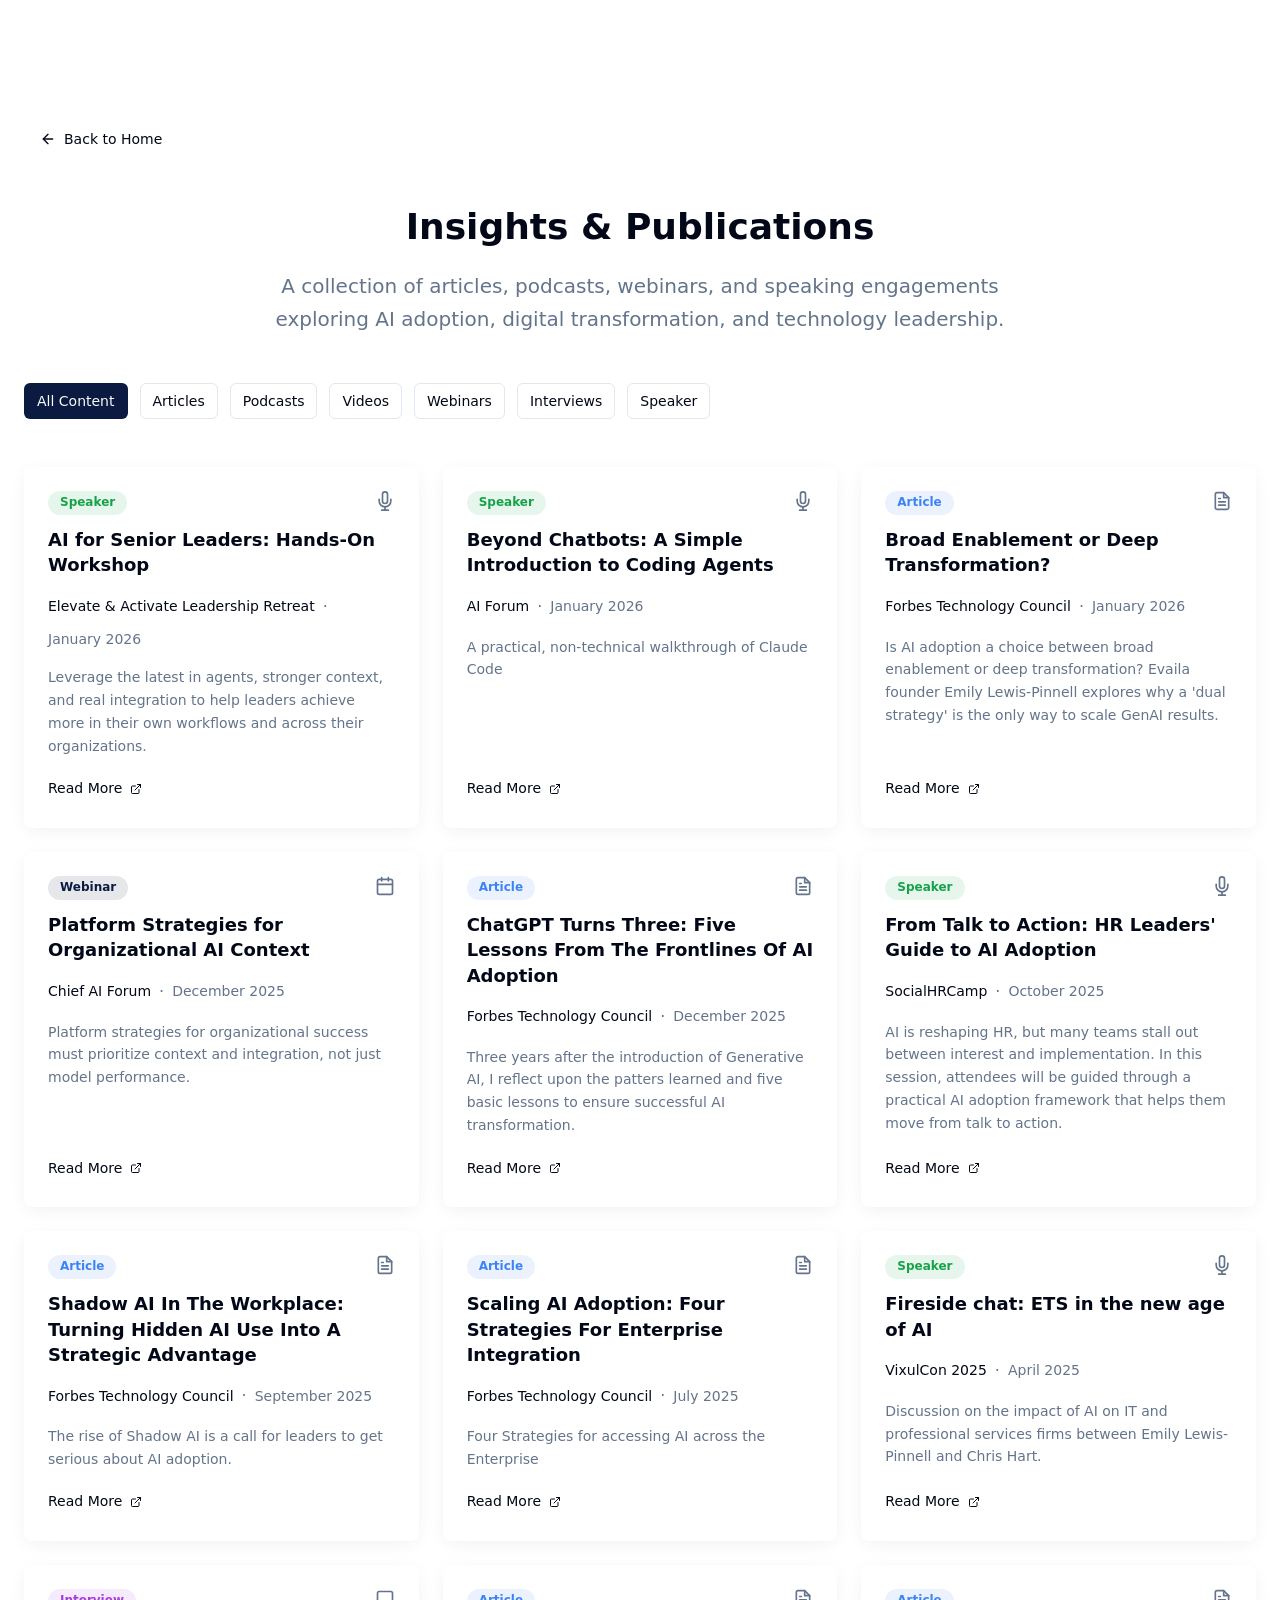
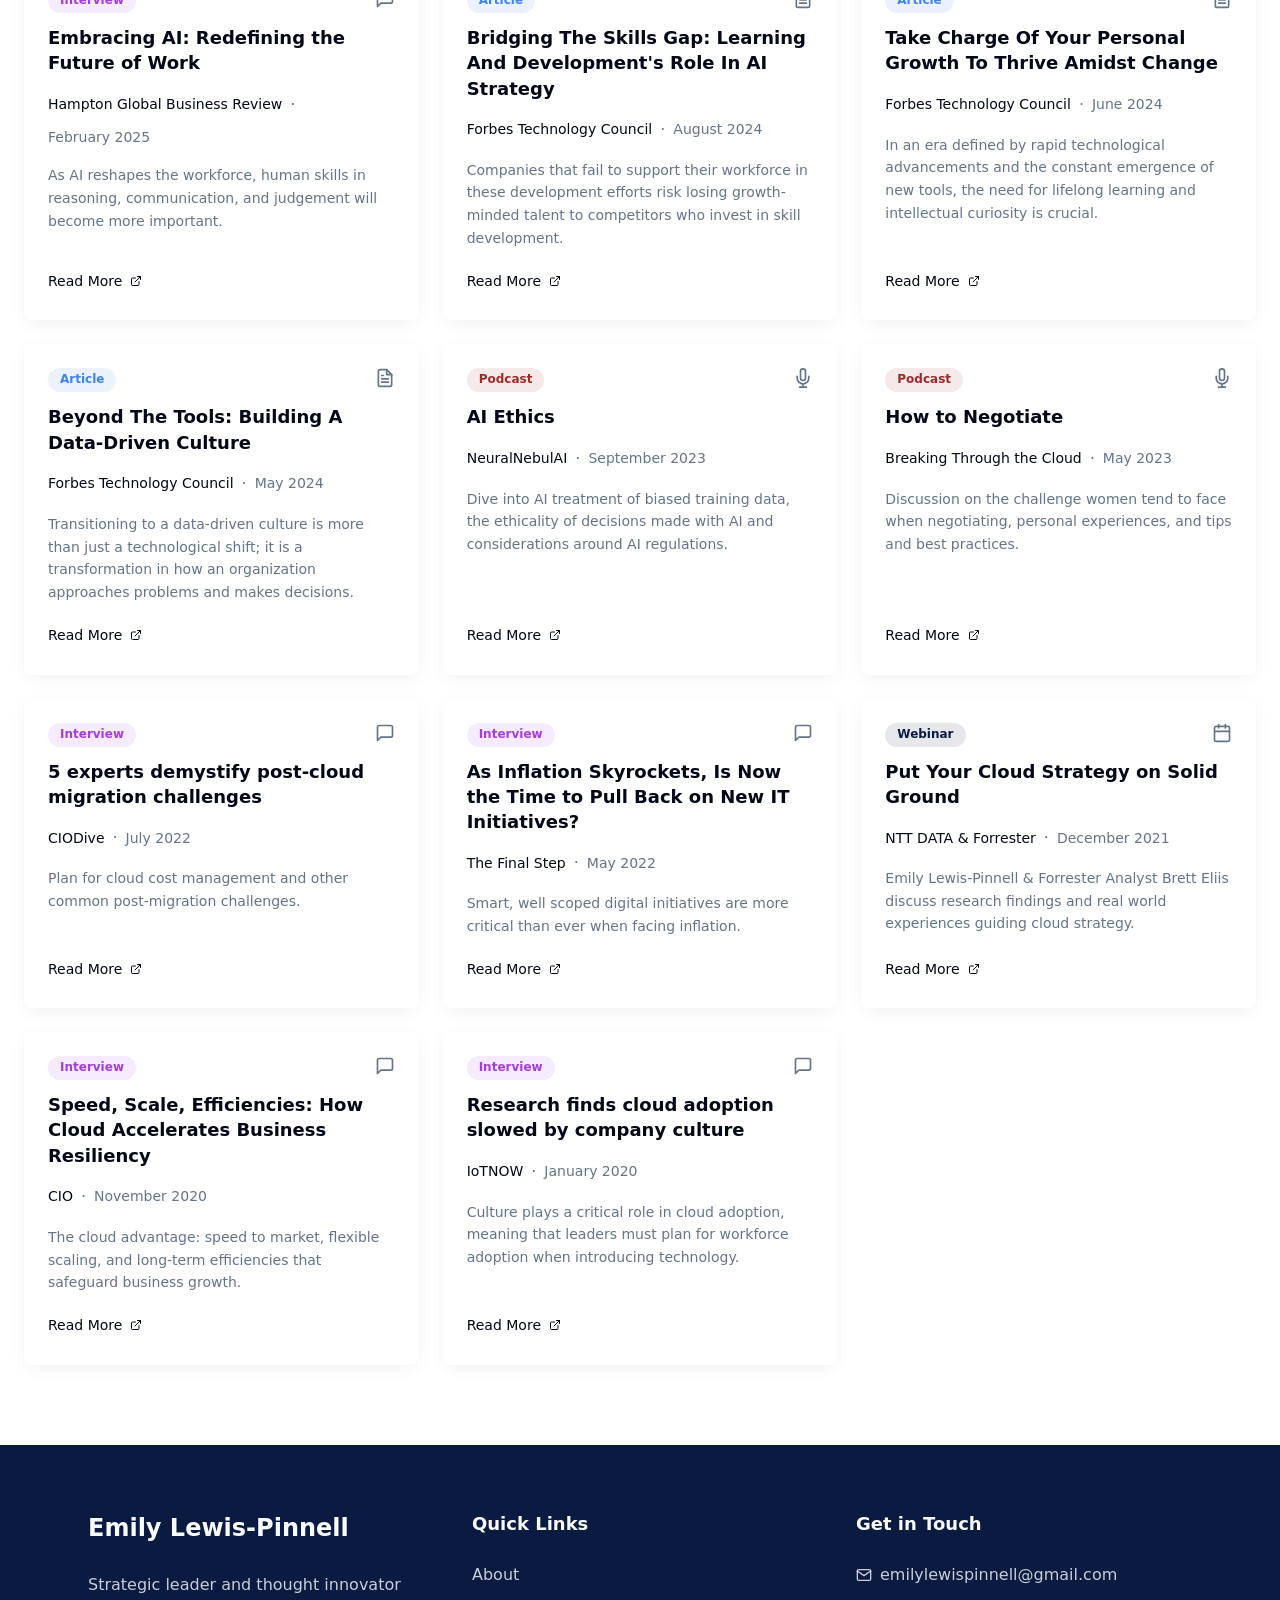
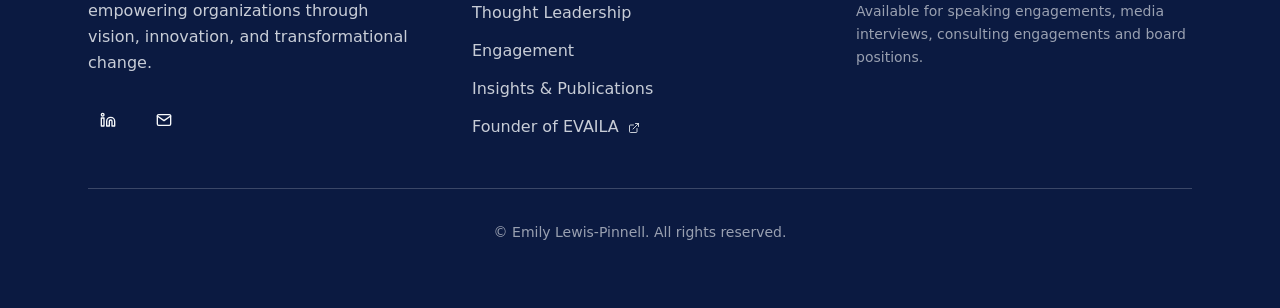
<file: preview-insights.html>
<!DOCTYPE html>
<html lang="en">
<head>
  <meta charset="UTF-8">
  <meta name="viewport" content="width=device-width, initial-scale=1.0">
  <title>Insights &amp; Publications | Emily Lewis-Pinnell</title>
  <meta name="description" content="Articles, podcasts, webinars, and speaking engagements by Emily Lewis-Pinnell on AI adoption, digital transformation, and technology leadership.">
  <link rel="canonical" href="https://emilylewispinnell.com/insights.html">

  <!-- Open Graph -->
  <meta property="og:type" content="website">
  <meta property="og:url" content="https://emilylewispinnell.com/insights.html">
  <meta property="og:title" content="Insights &amp; Publications | Emily Lewis-Pinnell">
  <meta property="og:description" content="Articles, podcasts, webinars, and speaking engagements by Emily Lewis-Pinnell on AI adoption, digital transformation, and technology leadership.">
  <meta property="og:image" content="https://emilylewispinnell.com/images/og-image.jpg">

  <!-- Twitter Card -->
  <meta name="twitter:card" content="summary_large_image">
  <meta name="twitter:title" content="Insights &amp; Publications | Emily Lewis-Pinnell">
  <meta name="twitter:description" content="Articles, podcasts, webinars, and speaking engagements by Emily Lewis-Pinnell on AI adoption, digital transformation, and technology leadership.">
  <meta name="twitter:image" content="https://emilylewispinnell.com/images/og-image.jpg">

  <style>
/* ==========================================================================
   Emily Lewis-Pinnell — Static Site Stylesheet
   Rebuilt from React/Tailwind source per DESIGN-SPEC.md
   ========================================================================== */

/* --- Reset & Base --- */
*, *::before, *::after { box-sizing: border-box; margin: 0; padding: 0; }

html { scroll-behavior: smooth; -webkit-text-size-adjust: 100%; }

body {
  font-family: ui-sans-serif, system-ui, -apple-system, BlinkMacSystemFont,
    "Segoe UI", Roboto, "Helvetica Neue", Arial, "Noto Sans", sans-serif,
    "Apple Color Emoji", "Segoe UI Emoji", "Segoe UI Symbol", "Noto Color Emoji";
  color: #020817;
  background: #ffffff;
  line-height: 1.625;
  font-size: 16px;
  -webkit-font-smoothing: antialiased;
  -moz-osx-font-smoothing: grayscale;
}

img { max-width: 100%; height: auto; display: block; }
a { color: inherit; text-decoration: none; }

/* --- Utility --- */
.sr-only {
  position: absolute; width: 1px; height: 1px;
  padding: 0; margin: -1px; overflow: hidden;
  clip: rect(0,0,0,0); white-space: nowrap; border: 0;
}

/* --- Layout --- */
.container { max-width: 1152px; margin: 0 auto; padding: 0 24px; }
.container-wide { max-width: 1280px; margin: 0 auto; padding: 0 24px; }

/* --- Section Header (shared) --- */
.section-header { text-align: center; margin-bottom: 64px; }
.section-header h2 {
  font-size: 36px; font-weight: 700;
  margin-bottom: 24px; color: #020817; line-height: 1.1;
}
.section-header p {
  font-size: 20px; color: #64748b;
  max-width: 768px; margin: 0 auto; line-height: 1.625;
}
@media (min-width: 1024px) {
  .section-header h2 { font-size: 48px; }
}

/* ==========================================================================
   HERO
   ========================================================================== */
.hero {
  min-height: 100vh; display: flex; align-items: center; justify-content: center;
  background: linear-gradient(to bottom right, #ffffff, #ffffff, hsla(220, 14%, 96%, 0.2));
  padding: 96px 24px 48px;
}
@media (min-width: 1024px) { .hero { padding: 0 24px; } }

.hero-grid {
  max-width: 1152px; margin: 0 auto;
  display: grid; grid-template-columns: 1fr;
  gap: 48px; align-items: center;
}
@media (min-width: 1024px) { .hero-grid { grid-template-columns: 1fr 1fr; } }

.hero-text { display: flex; flex-direction: column; gap: 32px; text-align: center; }
@media (min-width: 1024px) { .hero-text { text-align: left; } }

.hero-name {
  font-size: 48px; font-weight: 700;
  letter-spacing: -0.025em; color: #0b1a41; line-height: 1;
}
@media (min-width: 1024px) { .hero-name { font-size: 60px; } }

.hero-tagline { font-size: 20px; color: #64748b; line-height: 1.625; }
@media (min-width: 1024px) { .hero-tagline { font-size: 24px; } }

.hero-description { font-size: 18px; color: #64748b; line-height: 1.625; max-width: 512px; }
@media (min-width: 1024px) { .hero-description { margin: 0; } }
@media (max-width: 1023px) { .hero-description { margin: 0 auto; } }

.hero-buttons { display: flex; flex-direction: column; gap: 16px; }
@media (min-width: 640px) { .hero-buttons { flex-direction: row; } }
@media (max-width: 1023px) { .hero-buttons { justify-content: center; } }

/* Portrait */
.portrait-wrapper { position: relative; width: 320px; height: 320px; margin: 0 auto; }
@media (min-width: 1024px) { .portrait-wrapper { width: 384px; height: 384px; } }

.portrait-glow {
  position: absolute; inset: 0;
  background: linear-gradient(to bottom right, hsla(224, 71%, 15%, 0.2), hsla(217, 91%, 60%, 0.2));
  border-radius: 9999px; filter: blur(48px);
}
.portrait-img {
  position: relative; z-index: 10; width: 100%; height: 100%;
  object-fit: cover; border-radius: 9999px;
  box-shadow: 0 10px 30px -10px hsla(224, 71%, 15%, 0.1);
  border: 4px solid #ffffff;
}

/* ==========================================================================
   ABOUT
   ========================================================================== */
.about { padding: 80px 0; background: linear-gradient(180deg, #ffffff, #f9fafb); }

.bio-grid {
  display: grid; grid-template-columns: 1fr;
  gap: 48px; align-items: start; margin-bottom: 64px;
}
@media (min-width: 1024px) { .bio-grid { grid-template-columns: 2fr 3fr; } }

.bio-image {
  width: 100%; height: 100%; object-fit: cover; border-radius: 8px;
  box-shadow: 0 4px 20px -4px hsla(224, 71%, 15%, 0.08);
}
.bio-image-col { order: 2; }
.bio-text-col { order: 1; }
@media (min-width: 1024px) {
  .bio-image-col { order: 1; min-height: 100%; }
  .bio-text-col { order: 2; }
}

.bio-text p { color: #64748b; line-height: 1.625; margin-bottom: 24px; font-size: 18px; }
.bio-text p:last-child { margin-bottom: 0; }
.bio-text a { color: #0b1a41; font-weight: 500; }
.bio-text a:hover { text-decoration: underline; }

/* Highlights */
.highlights-grid { display: grid; grid-template-columns: 1fr; gap: 24px; }
@media (min-width: 768px) { .highlights-grid { grid-template-columns: repeat(2, 1fr); } }
@media (min-width: 1024px) { .highlights-grid { grid-template-columns: repeat(4, 1fr); } }

.highlight-card {
  border: none; border-radius: 8px; background: #ffffff;
  box-shadow: 0 4px 20px -4px hsla(224, 71%, 15%, 0.08);
  padding: 24px; text-align: center;
  transition: all 0.3s cubic-bezier(0.4, 0, 0.2, 1);
}
.highlight-card:hover {
  box-shadow: 0 10px 30px -10px hsla(224, 71%, 15%, 0.1);
  transform: translateY(-4px);
}

.highlight-icon {
  width: 48px; height: 48px;
  background: linear-gradient(to bottom right, #0b1a41, #3c83f6);
  border-radius: 9999px; display: flex;
  align-items: center; justify-content: center; margin: 0 auto 16px;
}
.highlight-icon svg {
  width: 24px; height: 24px; color: #f8fafc;
  fill: none; stroke: currentColor; stroke-width: 2;
  stroke-linecap: round; stroke-linejoin: round;
}

.highlight-card h3 { font-weight: 600; margin-bottom: 12px; font-size: 16px; }
.highlight-card p { font-size: 14px; color: #64748b; line-height: 1.625; }

/* ==========================================================================
   THOUGHT LEADERSHIP CARDS
   ========================================================================== */
.thought-leadership { padding: 80px 0; background: #ffffff; }

.card-grid { display: grid; grid-template-columns: 1fr; gap: 24px; }
@media (min-width: 768px) { .card-grid { grid-template-columns: repeat(2, 1fr); } }
@media (min-width: 1024px) { .card-grid { grid-template-columns: repeat(3, 1fr); } }

.tl-card {
  background: #ffffff; border: none; border-radius: 8px;
  box-shadow: 0 4px 20px -4px hsla(224, 71%, 15%, 0.08);
  transition: all 0.3s cubic-bezier(0.4, 0, 0.2, 1); overflow: hidden;
  display: flex; flex-direction: column;
}
.tl-card:hover {
  box-shadow: 0 10px 30px -10px hsla(224, 71%, 15%, 0.1);
  transform: translateY(-4px);
}

.tl-card-header { padding: 24px 24px 16px; }
.tl-card-top-row {
  display: flex; align-items: flex-start;
  justify-content: space-between; margin-bottom: 12px;
}
.tl-card-type-icon { width: 20px; height: 20px; color: #64748b; flex-shrink: 0; }
.tl-card-type-icon svg {
  width: 20px; height: 20px; fill: none; stroke: currentColor;
  stroke-width: 2; stroke-linecap: round; stroke-linejoin: round;
}

.tl-card-title {
  font-size: 18px; font-weight: 600; line-height: 1.4;
  color: #020817; transition: color 0.3s;
}
.tl-card:hover .tl-card-title { color: #0b1a41; }

.tl-card-content {
  padding: 0 24px 24px; display: flex;
  flex-direction: column; gap: 16px; flex: 1;
}
.tl-card-meta { display: flex; align-items: center; gap: 8px; flex-wrap: wrap; }
.tl-card-source { font-size: 14px; font-weight: 500; color: #020817; }
.tl-card-date { font-size: 14px; color: #64748b; }
.tl-card-meta-dot { color: #64748b; }
.tl-card-description { font-size: 14px; color: #64748b; line-height: 1.625; }

.tl-card-link {
  display: inline-flex; align-items: center; font-size: 14px;
  font-weight: 500; color: #020817; text-decoration: none;
  padding: 4px 8px; border-radius: 6px; margin-top: auto;
  margin-left: -8px; background: none; border: none;
  transition: background 0.15s;
}
.tl-card-link:hover { background: hsla(217, 91%, 60%, 0.1); }
.tl-card-link svg {
  width: 12px; height: 12px; margin-left: 8px;
  transition: transform 0.3s; fill: none; stroke: currentColor;
  stroke-width: 2; stroke-linecap: round; stroke-linejoin: round;
}
.tl-card-link:hover svg { transform: translateX(4px); }

.view-all-wrapper { text-align: center; margin-top: 48px; }

/* Badges */
.badge {
  display: inline-flex; align-items: center; border-radius: 9999px;
  padding: 4px 12px; font-size: 12px; font-weight: 600;
  text-transform: capitalize; border: none; line-height: 1.33;
}
.badge-article   { background: hsla(217, 91%, 60%, 0.1);  color: #3c83f6; }
.badge-podcast   { background: hsla(0, 60%, 38%, 0.1);    color: #9b2c2c; }
.badge-video     { background: hsla(0, 84.2%, 60.2%, 0.1); color: #ef4444; }
.badge-webinar   { background: hsla(224, 71%, 15%, 0.1);  color: #0b1a41; }
.badge-interview { background: hsla(280, 70%, 55%, 0.1);  color: #a73cdd; }
.badge-speaker   { background: hsla(142, 76%, 36%, 0.1);  color: #16a249; }

/* ==========================================================================
   FILTER BAR (Insights page)
   ========================================================================== */
.filter-bar { display: flex; flex-wrap: wrap; gap: 12px; margin-bottom: 48px; }

.filter-btn {
  display: inline-flex; align-items: center; justify-content: center;
  height: 36px; padding: 0 12px; border-radius: 6px;
  font-size: 14px; font-weight: 500; text-transform: capitalize;
  border: 1px solid #e2e8f0; background: #ffffff; color: #020817;
  cursor: pointer; transition: all 0.15s; font-family: inherit;
}
.filter-btn:hover { background: hsla(217, 91%, 60%, 0.1); }

.filter-btn.active {
  border: 1px solid transparent; background: #0b1a41; color: #f8fafc;
}
.filter-btn.active:hover { background: hsla(224, 71%, 15%, 0.9); }

/* ==========================================================================
   ENGAGEMENT
   ========================================================================== */
.engagement { padding: 80px 0; background: linear-gradient(180deg, #ffffff, #f9fafb); }

.engagement-grid {
  display: grid; grid-template-columns: 1fr; gap: 32px; margin-bottom: 64px;
}
@media (min-width: 768px) { .engagement-grid { grid-template-columns: repeat(2, 1fr); } }
@media (min-width: 1024px) { .engagement-grid { grid-template-columns: repeat(4, 1fr); } }

.engagement-card {
  background: #ffffff; border: none; border-radius: 8px;
  box-shadow: 0 4px 20px -4px hsla(224, 71%, 15%, 0.08);
  text-align: center; transition: all 0.3s cubic-bezier(0.4, 0, 0.2, 1);
}
.engagement-card:hover {
  box-shadow: 0 10px 30px -10px hsla(224, 71%, 15%, 0.1);
  transform: translateY(-4px);
}

.engagement-card-header { padding: 24px 24px 16px; }

.engagement-thumb-wrapper {
  width: 192px; height: 192px; border-radius: 8px;
  overflow: hidden; margin: 0 auto 16px;
  border: 4px solid hsla(224, 71%, 15%, 0.2);
}
.engagement-thumb { width: 100%; height: 100%; object-fit: cover; }
.engagement-thumb-contain { width: 100%; height: 100%; object-fit: contain; padding: 8px; }
.engagement-thumb-top { width: 100%; height: 100%; object-fit: cover; object-position: top; }

.engagement-card-title { font-size: 20px; font-weight: 600; }

.engagement-card-content {
  padding: 0 24px 24px; display: flex;
  flex-direction: column; gap: 24px;
}
.engagement-card-content p { color: #64748b; line-height: 1.625; font-size: 14px; }

/* Connect Box */
.connect-box {
  background: #ffffff; border-radius: 16px; padding: 32px;
  box-shadow: 0 4px 20px -4px hsla(224, 71%, 15%, 0.08); text-align: center;
}
@media (min-width: 1024px) { .connect-box { padding: 48px; } }

.connect-box-inner {
  max-width: 768px; margin: 0 auto;
  display: flex; flex-direction: column; gap: 24px; align-items: center;
}

.connect-icon {
  width: 80px; height: 80px;
  background: linear-gradient(to bottom right, #0b1a41, #3c83f6);
  border-radius: 9999px; display: flex;
  align-items: center; justify-content: center;
}
.connect-icon svg {
  width: 40px; height: 40px; color: #f8fafc;
  fill: none; stroke: currentColor; stroke-width: 2;
  stroke-linecap: round; stroke-linejoin: round;
}

.connect-box h3 { font-size: 24px; font-weight: 700; }
@media (min-width: 1024px) { .connect-box h3 { font-size: 30px; } }

.connect-box p { color: #64748b; line-height: 1.625; max-width: 512px; }

.connect-buttons {
  display: flex; flex-direction: column; gap: 16px;
  justify-content: center; padding-top: 16px;
}
@media (min-width: 640px) { .connect-buttons { flex-direction: row; } }

/* ==========================================================================
   BUTTONS
   ========================================================================== */
.btn {
  display: inline-flex; align-items: center; justify-content: center;
  gap: 8px; white-space: nowrap; border-radius: 6px;
  font-size: 14px; font-weight: 500; font-family: inherit;
  transition: background-color 0.15s, color 0.15s, border-color 0.15s;
  cursor: pointer; text-decoration: none; border: 1px solid transparent;
}
.btn:focus-visible { outline: none; box-shadow: 0 0 0 2px #ffffff, 0 0 0 4px #0b1a41; }
.btn svg {
  width: 16px; height: 16px; flex-shrink: 0; pointer-events: none;
  transition: transform 0.3s; fill: none; stroke: currentColor;
  stroke-width: 2; stroke-linecap: round; stroke-linejoin: round;
}

.btn-default { height: 40px; padding: 8px 16px; }
.btn-sm { height: 36px; padding: 0 12px; }
.btn-lg { height: 44px; padding: 0 32px; }

.btn-primary { background: #0b1a41; color: #f8fafc; }
.btn-primary:hover { background: hsla(224, 71%, 15%, 0.9); }

.btn-outline { border: 1px solid #e2e8f0; background: #ffffff; color: #020817; }
.btn-outline:hover { background: hsla(217, 91%, 60%, 0.1); color: #020817; }

.btn-ghost { background: transparent; color: #020817; }
.btn-ghost:hover { background: hsla(217, 91%, 60%, 0.1); }

/* Icon hover animations */
.btn:hover .icon-arrow-down { transform: translateY(4px); }
.btn:hover .icon-external { transform: translateX(4px); }
.btn:hover .icon-arrow-right { transform: translateX(4px); }
.btn:hover .icon-arrow-left { transform: translateX(-4px); }
.btn:hover .icon-sparkles { transform: scale(1.1); }

/* ==========================================================================
   FOOTER
   ========================================================================== */
.footer { background: #0b1a41; color: #f8fafc; padding: 64px 0; }

.footer-grid {
  display: grid; grid-template-columns: 1fr; gap: 48px; align-items: start;
}
@media (min-width: 1024px) { .footer-grid { grid-template-columns: repeat(3, 1fr); } }

.footer-brand h3 { font-size: 24px; font-weight: 700; color: #f8fafc; margin-bottom: 24px; }
.footer-brand p { color: hsla(210, 40%, 98%, 0.8); line-height: 1.625; margin-bottom: 24px; }

.footer-social { display: flex; gap: 16px; }
.footer-social-btn {
  width: 40px; height: 40px; display: flex; align-items: center; justify-content: center;
  border-radius: 6px; background: transparent; border: none;
  color: #f8fafc; cursor: pointer; transition: background 0.15s; text-decoration: none;
}
.footer-social-btn:hover { background: hsla(210, 40%, 98%, 0.1); }
.footer-social-btn svg {
  width: 16px; height: 16px; fill: none; stroke: currentColor;
  stroke-width: 2; stroke-linecap: round; stroke-linejoin: round;
}

.footer-links h4 { font-size: 18px; font-weight: 600; color: #f8fafc; margin-bottom: 24px; }
.footer-links nav { display: flex; flex-direction: column; gap: 12px; }
.footer-links a { color: hsla(210, 40%, 98%, 0.8); text-decoration: none; transition: color 0.15s; }
.footer-links a:hover { color: #f8fafc; }

.footer-contact h4 { font-size: 18px; font-weight: 600; color: #f8fafc; margin-bottom: 24px; }
.footer-contact a {
  display: flex; align-items: center; color: hsla(210, 40%, 98%, 0.8);
  text-decoration: none; transition: color 0.15s;
}
.footer-contact a:hover { color: #f8fafc; }
.footer-contact a svg {
  width: 16px; height: 16px; margin-right: 8px; flex-shrink: 0;
  fill: none; stroke: currentColor; stroke-width: 2;
  stroke-linecap: round; stroke-linejoin: round;
}
.footer-contact .footer-availability {
  font-size: 14px; color: hsla(210, 40%, 98%, 0.6); margin-top: 12px;
}

.footer-bottom {
  border-top: 1px solid hsla(210, 40%, 98%, 0.2);
  margin-top: 48px; padding-top: 32px; text-align: center;
}
.footer-bottom p { font-size: 14px; color: hsla(210, 40%, 98%, 0.6); }

/* ==========================================================================
   INSIGHTS PAGE
   ========================================================================== */
.insights-page { padding: 120px 0 80px; }
.insights-page .section-header { margin-bottom: 48px; }

.insights-back {
  display: inline-flex; align-items: center; gap: 8px;
  font-size: 14px; font-weight: 500; color: #020817;
  margin-bottom: 48px; padding: 8px 16px; border-radius: 6px;
  transition: background 0.15s;
}
.insights-back:hover { background: hsla(217, 91%, 60%, 0.1); }
.insights-back svg {
  width: 16px; height: 16px; transition: transform 0.3s;
  fill: none; stroke: currentColor; stroke-width: 2;
  stroke-linecap: round; stroke-linejoin: round;
}
.insights-back:hover svg { transform: translateX(-4px); }

/* Card hidden by filter */
.tl-card.hidden { display: none; }

/* ==========================================================================
   404 PAGE
   ========================================================================== */
.page-404 {
  min-height: 100vh; display: flex; align-items: center;
  justify-content: center; text-align: center; padding: 48px 24px;
}
.page-404 h1 { font-size: 96px; font-weight: 700; color: #0b1a41; line-height: 1; margin-bottom: 16px; }
.page-404 h2 { font-size: 24px; font-weight: 600; margin-bottom: 16px; }
.page-404 p { color: #64748b; margin-bottom: 32px; font-size: 18px; }

/* External link icon inline with footer links */
.footer-links .inline-icon {
  width: 12px; height: 12px; display: inline; vertical-align: middle; margin-left: 4px;
}

</style>
</head>
<body>

  <main class="insights-page">
    <div class="container-wide">

      <a href="index.html" class="insights-back">
        <svg viewBox="0 0 24 24"><line x1="19" y1="12" x2="5" y2="12"/><polyline points="12 19 5 12 12 5"/></svg>
        Back to Home
      </a>

      <div class="section-header">
        <h1 style="font-size:36px;font-weight:700;margin-bottom:24px;color:#020817;line-height:1.1;">Insights &amp; Publications</h1>
        <p>A collection of articles, podcasts, webinars, and speaking engagements exploring AI adoption, digital transformation, and technology leadership.</p>
      </div>

      <!-- Filter Bar -->
      <div class="filter-bar" role="toolbar" aria-label="Filter content by type">
        <button class="filter-btn active" data-filter="all">All Content</button>
        <button class="filter-btn" data-filter="article">Articles</button>
        <button class="filter-btn" data-filter="podcast">Podcasts</button>
        <button class="filter-btn" data-filter="video">Videos</button>
        <button class="filter-btn" data-filter="webinar">Webinars</button>
        <button class="filter-btn" data-filter="interview">Interviews</button>
        <button class="filter-btn" data-filter="speaker">Speaker</button>
      </div>

      <!-- All Cards -->
      <div class="card-grid">

          <!-- Speaker: AI for Senior Leaders: Hands-On Workshop -->
          <article class="tl-card" data-type="speaker">
            <div class="tl-card-header">
              <div class="tl-card-top-row">
                <span class="badge badge-speaker">Speaker</span>
                <span class="tl-card-type-icon"><svg viewBox="0 0 24 24"><path d="M12 1a3 3 0 0 0-3 3v8a3 3 0 0 0 6 0V4a3 3 0 0 0-3-3z"/><path d="M19 10v2a7 7 0 0 1-14 0v-2"/><line x1="12" y1="19" x2="12" y2="23"/><line x1="8" y1="23" x2="16" y2="23"/></svg></span>
              </div>
              <h3 class="tl-card-title">AI for Senior Leaders: Hands-On Workshop</h3>
            </div>
            <div class="tl-card-content">
              <div class="tl-card-meta">
                <span class="tl-card-source">Elevate &amp; Activate Leadership Retreat</span>
                <span class="tl-card-meta-dot">&middot;</span>
                <span class="tl-card-date">January 2026</span>
              </div>
              <p class="tl-card-description">Leverage the latest in agents, stronger context, and real integration to help leaders achieve more in their own workflows and across their organizations.</p>
              <a href="https://pescadero-womens-retreat.lovable.app/" class="tl-card-link" target="_blank" rel="noopener">
                Read More
                <svg viewBox="0 0 24 24"><path d="M18 13v6a2 2 0 0 1-2 2H5a2 2 0 0 1-2-2V8a2 2 0 0 1 2-2h6"/><polyline points="15 3 21 3 21 9"/><line x1="10" y1="14" x2="21" y2="3"/></svg>
              </a>
            </div>
          </article>

          <!-- Speaker: Beyond Chatbots: A Simple Introduction to Coding A -->
          <article class="tl-card" data-type="speaker">
            <div class="tl-card-header">
              <div class="tl-card-top-row">
                <span class="badge badge-speaker">Speaker</span>
                <span class="tl-card-type-icon"><svg viewBox="0 0 24 24"><path d="M12 1a3 3 0 0 0-3 3v8a3 3 0 0 0 6 0V4a3 3 0 0 0-3-3z"/><path d="M19 10v2a7 7 0 0 1-14 0v-2"/><line x1="12" y1="19" x2="12" y2="23"/><line x1="8" y1="23" x2="16" y2="23"/></svg></span>
              </div>
              <h3 class="tl-card-title">Beyond Chatbots: A Simple Introduction to Coding Agents</h3>
            </div>
            <div class="tl-card-content">
              <div class="tl-card-meta">
                <span class="tl-card-source">AI Forum</span>
                <span class="tl-card-meta-dot">&middot;</span>
                <span class="tl-card-date">January 2026</span>
              </div>
              <p class="tl-card-description">A practical, non-technical walkthrough of Claude Code</p>
              <a href="https://www.youtube.com/watch?v=CfYe6YARB1o" class="tl-card-link" target="_blank" rel="noopener">
                Read More
                <svg viewBox="0 0 24 24"><path d="M18 13v6a2 2 0 0 1-2 2H5a2 2 0 0 1-2-2V8a2 2 0 0 1 2-2h6"/><polyline points="15 3 21 3 21 9"/><line x1="10" y1="14" x2="21" y2="3"/></svg>
              </a>
            </div>
          </article>

          <!-- Article: Broad Enablement or Deep Transformation? -->
          <article class="tl-card" data-type="article">
            <div class="tl-card-header">
              <div class="tl-card-top-row">
                <span class="badge badge-article">Article</span>
                <span class="tl-card-type-icon"><svg viewBox="0 0 24 24"><path d="M14 2H6a2 2 0 0 0-2 2v16a2 2 0 0 0 2 2h12a2 2 0 0 0 2-2V8z"/><polyline points="14 2 14 8 20 8"/><line x1="16" y1="13" x2="8" y2="13"/><line x1="16" y1="17" x2="8" y2="17"/><polyline points="10 9 9 9 8 9"/></svg></span>
              </div>
              <h3 class="tl-card-title">Broad Enablement or Deep Transformation?</h3>
            </div>
            <div class="tl-card-content">
              <div class="tl-card-meta">
                <span class="tl-card-source">Forbes Technology Council</span>
                <span class="tl-card-meta-dot">&middot;</span>
                <span class="tl-card-date">January 2026</span>
              </div>
              <p class="tl-card-description">Is AI adoption a choice between broad enablement or deep transformation? Evaila founder Emily Lewis-Pinnell explores why a &#x27;dual strategy&#x27; is the only way to scale GenAI results.</p>
              <a href="https://bit.ly/45YZJoJ" class="tl-card-link" target="_blank" rel="noopener">
                Read More
                <svg viewBox="0 0 24 24"><path d="M18 13v6a2 2 0 0 1-2 2H5a2 2 0 0 1-2-2V8a2 2 0 0 1 2-2h6"/><polyline points="15 3 21 3 21 9"/><line x1="10" y1="14" x2="21" y2="3"/></svg>
              </a>
            </div>
          </article>

          <!-- Webinar: Platform Strategies for Organizational AI Context -->
          <article class="tl-card" data-type="webinar">
            <div class="tl-card-header">
              <div class="tl-card-top-row">
                <span class="badge badge-webinar">Webinar</span>
                <span class="tl-card-type-icon"><svg viewBox="0 0 24 24"><rect x="3" y="4" width="18" height="18" rx="2" ry="2"/><line x1="16" y1="2" x2="16" y2="6"/><line x1="8" y1="2" x2="8" y2="6"/><line x1="3" y1="10" x2="21" y2="10"/></svg></span>
              </div>
              <h3 class="tl-card-title">Platform Strategies for Organizational AI Context</h3>
            </div>
            <div class="tl-card-content">
              <div class="tl-card-meta">
                <span class="tl-card-source">Chief AI Forum</span>
                <span class="tl-card-meta-dot">&middot;</span>
                <span class="tl-card-date">December 2025</span>
              </div>
              <p class="tl-card-description">Platform strategies for organizational success must prioritize context and integration, not just model performance.</p>
              <a href="https://youtu.be/51vx9gb9w0c" class="tl-card-link" target="_blank" rel="noopener">
                Read More
                <svg viewBox="0 0 24 24"><path d="M18 13v6a2 2 0 0 1-2 2H5a2 2 0 0 1-2-2V8a2 2 0 0 1 2-2h6"/><polyline points="15 3 21 3 21 9"/><line x1="10" y1="14" x2="21" y2="3"/></svg>
              </a>
            </div>
          </article>

          <!-- Article: ChatGPT Turns Three: Five Lessons From The Frontli -->
          <article class="tl-card" data-type="article">
            <div class="tl-card-header">
              <div class="tl-card-top-row">
                <span class="badge badge-article">Article</span>
                <span class="tl-card-type-icon"><svg viewBox="0 0 24 24"><path d="M14 2H6a2 2 0 0 0-2 2v16a2 2 0 0 0 2 2h12a2 2 0 0 0 2-2V8z"/><polyline points="14 2 14 8 20 8"/><line x1="16" y1="13" x2="8" y2="13"/><line x1="16" y1="17" x2="8" y2="17"/><polyline points="10 9 9 9 8 9"/></svg></span>
              </div>
              <h3 class="tl-card-title">ChatGPT Turns Three: Five Lessons From The Frontlines Of AI Adoption</h3>
            </div>
            <div class="tl-card-content">
              <div class="tl-card-meta">
                <span class="tl-card-source">Forbes Technology Council</span>
                <span class="tl-card-meta-dot">&middot;</span>
                <span class="tl-card-date">December 2025</span>
              </div>
              <p class="tl-card-description">Three years after the introduction of Generative AI, I reflect upon the patters learned and five basic lessons to ensure successful AI transformation.</p>
              <a href="https://www.forbes.com/councils/forbestechcouncil/2025/12/02/chatgpt-turns-three-five-lessons-from-the-frontlines-of-ai-adoption/" class="tl-card-link" target="_blank" rel="noopener">
                Read More
                <svg viewBox="0 0 24 24"><path d="M18 13v6a2 2 0 0 1-2 2H5a2 2 0 0 1-2-2V8a2 2 0 0 1 2-2h6"/><polyline points="15 3 21 3 21 9"/><line x1="10" y1="14" x2="21" y2="3"/></svg>
              </a>
            </div>
          </article>

          <!-- Speaker: From Talk to Action: HR Leaders' Guide to AI Adopt -->
          <article class="tl-card" data-type="speaker">
            <div class="tl-card-header">
              <div class="tl-card-top-row">
                <span class="badge badge-speaker">Speaker</span>
                <span class="tl-card-type-icon"><svg viewBox="0 0 24 24"><path d="M12 1a3 3 0 0 0-3 3v8a3 3 0 0 0 6 0V4a3 3 0 0 0-3-3z"/><path d="M19 10v2a7 7 0 0 1-14 0v-2"/><line x1="12" y1="19" x2="12" y2="23"/><line x1="8" y1="23" x2="16" y2="23"/></svg></span>
              </div>
              <h3 class="tl-card-title">From Talk to Action: HR Leaders&#x27; Guide to AI Adoption</h3>
            </div>
            <div class="tl-card-content">
              <div class="tl-card-meta">
                <span class="tl-card-source">SocialHRCamp</span>
                <span class="tl-card-meta-dot">&middot;</span>
                <span class="tl-card-date">October 2025</span>
              </div>
              <p class="tl-card-description">AI is reshaping HR, but many teams stall out between interest and implementation. In this session, attendees will be guided through a practical AI adoption framework that helps them move from talk to action.</p>
              <a href="https://www.socialhrcamp.com/events/socialhrcamp-austin-2025" class="tl-card-link" target="_blank" rel="noopener">
                Read More
                <svg viewBox="0 0 24 24"><path d="M18 13v6a2 2 0 0 1-2 2H5a2 2 0 0 1-2-2V8a2 2 0 0 1 2-2h6"/><polyline points="15 3 21 3 21 9"/><line x1="10" y1="14" x2="21" y2="3"/></svg>
              </a>
            </div>
          </article>

          <!-- Article: Shadow AI In The Workplace: Turning Hidden AI Use  -->
          <article class="tl-card" data-type="article">
            <div class="tl-card-header">
              <div class="tl-card-top-row">
                <span class="badge badge-article">Article</span>
                <span class="tl-card-type-icon"><svg viewBox="0 0 24 24"><path d="M14 2H6a2 2 0 0 0-2 2v16a2 2 0 0 0 2 2h12a2 2 0 0 0 2-2V8z"/><polyline points="14 2 14 8 20 8"/><line x1="16" y1="13" x2="8" y2="13"/><line x1="16" y1="17" x2="8" y2="17"/><polyline points="10 9 9 9 8 9"/></svg></span>
              </div>
              <h3 class="tl-card-title">Shadow AI In The Workplace: Turning Hidden AI Use Into A Strategic Advantage</h3>
            </div>
            <div class="tl-card-content">
              <div class="tl-card-meta">
                <span class="tl-card-source">Forbes Technology Council</span>
                <span class="tl-card-meta-dot">&middot;</span>
                <span class="tl-card-date">September 2025</span>
              </div>
              <p class="tl-card-description">The rise of Shadow AI is a call for leaders to get serious about AI adoption.</p>
              <a href="https://www.forbes.com/councils/forbestechcouncil/2025/09/16/shadow-ai-in-the-workplace-turning-hidden-ai-use-into-a-strategic-advantage/" class="tl-card-link" target="_blank" rel="noopener">
                Read More
                <svg viewBox="0 0 24 24"><path d="M18 13v6a2 2 0 0 1-2 2H5a2 2 0 0 1-2-2V8a2 2 0 0 1 2-2h6"/><polyline points="15 3 21 3 21 9"/><line x1="10" y1="14" x2="21" y2="3"/></svg>
              </a>
            </div>
          </article>

          <!-- Article: Scaling AI Adoption: Four Strategies For Enterpris -->
          <article class="tl-card" data-type="article">
            <div class="tl-card-header">
              <div class="tl-card-top-row">
                <span class="badge badge-article">Article</span>
                <span class="tl-card-type-icon"><svg viewBox="0 0 24 24"><path d="M14 2H6a2 2 0 0 0-2 2v16a2 2 0 0 0 2 2h12a2 2 0 0 0 2-2V8z"/><polyline points="14 2 14 8 20 8"/><line x1="16" y1="13" x2="8" y2="13"/><line x1="16" y1="17" x2="8" y2="17"/><polyline points="10 9 9 9 8 9"/></svg></span>
              </div>
              <h3 class="tl-card-title">Scaling AI Adoption: Four Strategies For Enterprise Integration</h3>
            </div>
            <div class="tl-card-content">
              <div class="tl-card-meta">
                <span class="tl-card-source">Forbes Technology Council</span>
                <span class="tl-card-meta-dot">&middot;</span>
                <span class="tl-card-date">July 2025</span>
              </div>
              <p class="tl-card-description">Four Strategies for accessing AI across the Enterprise</p>
              <a href="https://www.forbes.com/councils/forbestechcouncil/2025/07/01/scaling-ai-adoption-four-strategies-for-enterprise-integration/" class="tl-card-link" target="_blank" rel="noopener">
                Read More
                <svg viewBox="0 0 24 24"><path d="M18 13v6a2 2 0 0 1-2 2H5a2 2 0 0 1-2-2V8a2 2 0 0 1 2-2h6"/><polyline points="15 3 21 3 21 9"/><line x1="10" y1="14" x2="21" y2="3"/></svg>
              </a>
            </div>
          </article>

          <!-- Speaker: Fireside chat: ETS in the new age of AI -->
          <article class="tl-card" data-type="speaker">
            <div class="tl-card-header">
              <div class="tl-card-top-row">
                <span class="badge badge-speaker">Speaker</span>
                <span class="tl-card-type-icon"><svg viewBox="0 0 24 24"><path d="M12 1a3 3 0 0 0-3 3v8a3 3 0 0 0 6 0V4a3 3 0 0 0-3-3z"/><path d="M19 10v2a7 7 0 0 1-14 0v-2"/><line x1="12" y1="19" x2="12" y2="23"/><line x1="8" y1="23" x2="16" y2="23"/></svg></span>
              </div>
              <h3 class="tl-card-title">Fireside chat: ETS in the new age of AI</h3>
            </div>
            <div class="tl-card-content">
              <div class="tl-card-meta">
                <span class="tl-card-source">VixulCon 2025</span>
                <span class="tl-card-meta-dot">&middot;</span>
                <span class="tl-card-date">April 2025</span>
              </div>
              <p class="tl-card-description">Discussion on the impact of AI on IT and professional services firms between Emily Lewis-Pinnell and Chris Hart.</p>
              <a href="https://www.vixul.com/vixulcon-2025" class="tl-card-link" target="_blank" rel="noopener">
                Read More
                <svg viewBox="0 0 24 24"><path d="M18 13v6a2 2 0 0 1-2 2H5a2 2 0 0 1-2-2V8a2 2 0 0 1 2-2h6"/><polyline points="15 3 21 3 21 9"/><line x1="10" y1="14" x2="21" y2="3"/></svg>
              </a>
            </div>
          </article>

          <!-- Interview: Embracing AI: Redefining the Future of Work -->
          <article class="tl-card" data-type="interview">
            <div class="tl-card-header">
              <div class="tl-card-top-row">
                <span class="badge badge-interview">Interview</span>
                <span class="tl-card-type-icon"><svg viewBox="0 0 24 24"><path d="M21 15a2 2 0 0 1-2 2H7l-4 4V5a2 2 0 0 1 2-2h14a2 2 0 0 1 2 2z"/></svg></span>
              </div>
              <h3 class="tl-card-title">Embracing AI: Redefining the Future of Work</h3>
            </div>
            <div class="tl-card-content">
              <div class="tl-card-meta">
                <span class="tl-card-source">Hampton Global Business Review</span>
                <span class="tl-card-meta-dot">&middot;</span>
                <span class="tl-card-date">February 2025</span>
              </div>
              <p class="tl-card-description">As AI reshapes the workforce, human skills in reasoning, communication, and judgement will become more important.</p>
              <a href="https://hgbr.org/embracing-ai-redefining-the-future-of-work/" class="tl-card-link" target="_blank" rel="noopener">
                Read More
                <svg viewBox="0 0 24 24"><path d="M18 13v6a2 2 0 0 1-2 2H5a2 2 0 0 1-2-2V8a2 2 0 0 1 2-2h6"/><polyline points="15 3 21 3 21 9"/><line x1="10" y1="14" x2="21" y2="3"/></svg>
              </a>
            </div>
          </article>

          <!-- Article: Bridging The Skills Gap: Learning And Development' -->
          <article class="tl-card" data-type="article">
            <div class="tl-card-header">
              <div class="tl-card-top-row">
                <span class="badge badge-article">Article</span>
                <span class="tl-card-type-icon"><svg viewBox="0 0 24 24"><path d="M14 2H6a2 2 0 0 0-2 2v16a2 2 0 0 0 2 2h12a2 2 0 0 0 2-2V8z"/><polyline points="14 2 14 8 20 8"/><line x1="16" y1="13" x2="8" y2="13"/><line x1="16" y1="17" x2="8" y2="17"/><polyline points="10 9 9 9 8 9"/></svg></span>
              </div>
              <h3 class="tl-card-title">Bridging The Skills Gap: Learning And Development&#x27;s Role In AI Strategy</h3>
            </div>
            <div class="tl-card-content">
              <div class="tl-card-meta">
                <span class="tl-card-source">Forbes Technology Council</span>
                <span class="tl-card-meta-dot">&middot;</span>
                <span class="tl-card-date">August 2024</span>
              </div>
              <p class="tl-card-description">Companies that fail to support their workforce in these development efforts risk losing growth-minded talent to competitors who invest in skill development.</p>
              <a href="https://www.forbes.com/councils/forbestechcouncil/2024/08/23/bridging-the-skills-gap-learning-and-developments-role-in-ai-strategy/" class="tl-card-link" target="_blank" rel="noopener">
                Read More
                <svg viewBox="0 0 24 24"><path d="M18 13v6a2 2 0 0 1-2 2H5a2 2 0 0 1-2-2V8a2 2 0 0 1 2-2h6"/><polyline points="15 3 21 3 21 9"/><line x1="10" y1="14" x2="21" y2="3"/></svg>
              </a>
            </div>
          </article>

          <!-- Article: Take Charge Of Your Personal Growth To Thrive Amid -->
          <article class="tl-card" data-type="article">
            <div class="tl-card-header">
              <div class="tl-card-top-row">
                <span class="badge badge-article">Article</span>
                <span class="tl-card-type-icon"><svg viewBox="0 0 24 24"><path d="M14 2H6a2 2 0 0 0-2 2v16a2 2 0 0 0 2 2h12a2 2 0 0 0 2-2V8z"/><polyline points="14 2 14 8 20 8"/><line x1="16" y1="13" x2="8" y2="13"/><line x1="16" y1="17" x2="8" y2="17"/><polyline points="10 9 9 9 8 9"/></svg></span>
              </div>
              <h3 class="tl-card-title">Take Charge Of Your Personal Growth To Thrive Amidst Change</h3>
            </div>
            <div class="tl-card-content">
              <div class="tl-card-meta">
                <span class="tl-card-source">Forbes Technology Council</span>
                <span class="tl-card-meta-dot">&middot;</span>
                <span class="tl-card-date">June 2024</span>
              </div>
              <p class="tl-card-description">In an era defined by rapid technological advancements and the constant emergence of new tools, the need for lifelong learning and intellectual curiosity is crucial.</p>
              <a href="https://www.forbes.com/councils/forbestechcouncil/2024/06/28/take-charge-of-your-personal-growth-to-thrive-amidst-change/" class="tl-card-link" target="_blank" rel="noopener">
                Read More
                <svg viewBox="0 0 24 24"><path d="M18 13v6a2 2 0 0 1-2 2H5a2 2 0 0 1-2-2V8a2 2 0 0 1 2-2h6"/><polyline points="15 3 21 3 21 9"/><line x1="10" y1="14" x2="21" y2="3"/></svg>
              </a>
            </div>
          </article>

          <!-- Article: Beyond The Tools: Building A Data-Driven Culture -->
          <article class="tl-card" data-type="article">
            <div class="tl-card-header">
              <div class="tl-card-top-row">
                <span class="badge badge-article">Article</span>
                <span class="tl-card-type-icon"><svg viewBox="0 0 24 24"><path d="M14 2H6a2 2 0 0 0-2 2v16a2 2 0 0 0 2 2h12a2 2 0 0 0 2-2V8z"/><polyline points="14 2 14 8 20 8"/><line x1="16" y1="13" x2="8" y2="13"/><line x1="16" y1="17" x2="8" y2="17"/><polyline points="10 9 9 9 8 9"/></svg></span>
              </div>
              <h3 class="tl-card-title">Beyond The Tools: Building A Data-Driven Culture</h3>
            </div>
            <div class="tl-card-content">
              <div class="tl-card-meta">
                <span class="tl-card-source">Forbes Technology Council</span>
                <span class="tl-card-meta-dot">&middot;</span>
                <span class="tl-card-date">May 2024</span>
              </div>
              <p class="tl-card-description">Transitioning to a data-driven culture is more than just a technological shift; it is a transformation in how an organization approaches problems and makes decisions.</p>
              <a href="https://www.forbes.com/councils/forbestechcouncil/2024/05/20/beyond-the-tools-building-a-data-driven-culture/" class="tl-card-link" target="_blank" rel="noopener">
                Read More
                <svg viewBox="0 0 24 24"><path d="M18 13v6a2 2 0 0 1-2 2H5a2 2 0 0 1-2-2V8a2 2 0 0 1 2-2h6"/><polyline points="15 3 21 3 21 9"/><line x1="10" y1="14" x2="21" y2="3"/></svg>
              </a>
            </div>
          </article>

          <!-- Podcast: AI Ethics -->
          <article class="tl-card" data-type="podcast">
            <div class="tl-card-header">
              <div class="tl-card-top-row">
                <span class="badge badge-podcast">Podcast</span>
                <span class="tl-card-type-icon"><svg viewBox="0 0 24 24"><path d="M12 1a3 3 0 0 0-3 3v8a3 3 0 0 0 6 0V4a3 3 0 0 0-3-3z"/><path d="M19 10v2a7 7 0 0 1-14 0v-2"/><line x1="12" y1="19" x2="12" y2="23"/><line x1="8" y1="23" x2="16" y2="23"/></svg></span>
              </div>
              <h3 class="tl-card-title">AI Ethics</h3>
            </div>
            <div class="tl-card-content">
              <div class="tl-card-meta">
                <span class="tl-card-source">NeuralNebulAI</span>
                <span class="tl-card-meta-dot">&middot;</span>
                <span class="tl-card-date">September 2023</span>
              </div>
              <p class="tl-card-description">Dive into AI treatment of biased training data, the ethicality of decisions made with AI and considerations around AI regulations.</p>
              <a href="https://www.youtube.com/watch?v=iDyrhOmJkXQ" class="tl-card-link" target="_blank" rel="noopener">
                Read More
                <svg viewBox="0 0 24 24"><path d="M18 13v6a2 2 0 0 1-2 2H5a2 2 0 0 1-2-2V8a2 2 0 0 1 2-2h6"/><polyline points="15 3 21 3 21 9"/><line x1="10" y1="14" x2="21" y2="3"/></svg>
              </a>
            </div>
          </article>

          <!-- Podcast: How to Negotiate -->
          <article class="tl-card" data-type="podcast">
            <div class="tl-card-header">
              <div class="tl-card-top-row">
                <span class="badge badge-podcast">Podcast</span>
                <span class="tl-card-type-icon"><svg viewBox="0 0 24 24"><path d="M12 1a3 3 0 0 0-3 3v8a3 3 0 0 0 6 0V4a3 3 0 0 0-3-3z"/><path d="M19 10v2a7 7 0 0 1-14 0v-2"/><line x1="12" y1="19" x2="12" y2="23"/><line x1="8" y1="23" x2="16" y2="23"/></svg></span>
              </div>
              <h3 class="tl-card-title">How to Negotiate</h3>
            </div>
            <div class="tl-card-content">
              <div class="tl-card-meta">
                <span class="tl-card-source">Breaking Through the Cloud</span>
                <span class="tl-card-meta-dot">&middot;</span>
                <span class="tl-card-date">May 2023</span>
              </div>
              <p class="tl-card-description">Discussion on the challenge women tend to face when negotiating, personal experiences, and tips and best practices.</p>
              <a href="https://www.youtube.com/watch?v=rupFEcnZFrA" class="tl-card-link" target="_blank" rel="noopener">
                Read More
                <svg viewBox="0 0 24 24"><path d="M18 13v6a2 2 0 0 1-2 2H5a2 2 0 0 1-2-2V8a2 2 0 0 1 2-2h6"/><polyline points="15 3 21 3 21 9"/><line x1="10" y1="14" x2="21" y2="3"/></svg>
              </a>
            </div>
          </article>

          <!-- Interview: 5 experts demystify post-cloud migration challenge -->
          <article class="tl-card" data-type="interview">
            <div class="tl-card-header">
              <div class="tl-card-top-row">
                <span class="badge badge-interview">Interview</span>
                <span class="tl-card-type-icon"><svg viewBox="0 0 24 24"><path d="M21 15a2 2 0 0 1-2 2H7l-4 4V5a2 2 0 0 1 2-2h14a2 2 0 0 1 2 2z"/></svg></span>
              </div>
              <h3 class="tl-card-title">5 experts demystify post-cloud migration challenges</h3>
            </div>
            <div class="tl-card-content">
              <div class="tl-card-meta">
                <span class="tl-card-source">CIODive</span>
                <span class="tl-card-meta-dot">&middot;</span>
                <span class="tl-card-date">July 2022</span>
              </div>
              <p class="tl-card-description">Plan for cloud cost management and other common post-migration challenges.</p>
              <a href="https://www.ciodive.com/news/cloud-migration-challenges-cost-governance-security/627382/" class="tl-card-link" target="_blank" rel="noopener">
                Read More
                <svg viewBox="0 0 24 24"><path d="M18 13v6a2 2 0 0 1-2 2H5a2 2 0 0 1-2-2V8a2 2 0 0 1 2-2h6"/><polyline points="15 3 21 3 21 9"/><line x1="10" y1="14" x2="21" y2="3"/></svg>
              </a>
            </div>
          </article>

          <!-- Interview: As Inflation Skyrockets, Is Now the Time to Pull B -->
          <article class="tl-card" data-type="interview">
            <div class="tl-card-header">
              <div class="tl-card-top-row">
                <span class="badge badge-interview">Interview</span>
                <span class="tl-card-type-icon"><svg viewBox="0 0 24 24"><path d="M21 15a2 2 0 0 1-2 2H7l-4 4V5a2 2 0 0 1 2-2h14a2 2 0 0 1 2 2z"/></svg></span>
              </div>
              <h3 class="tl-card-title">As Inflation Skyrockets, Is Now the Time to Pull Back on New IT Initiatives?</h3>
            </div>
            <div class="tl-card-content">
              <div class="tl-card-meta">
                <span class="tl-card-source">The Final Step</span>
                <span class="tl-card-meta-dot">&middot;</span>
                <span class="tl-card-date">May 2022</span>
              </div>
              <p class="tl-card-description">Smart, well scoped digital initiatives are more critical than ever when facing inflation.</p>
              <a href="https://www.informationweek.com/it-leadership/as-inflation-skyrockets-is-now-the-time-to-pull-back-on-new-it-initiatives-" class="tl-card-link" target="_blank" rel="noopener">
                Read More
                <svg viewBox="0 0 24 24"><path d="M18 13v6a2 2 0 0 1-2 2H5a2 2 0 0 1-2-2V8a2 2 0 0 1 2-2h6"/><polyline points="15 3 21 3 21 9"/><line x1="10" y1="14" x2="21" y2="3"/></svg>
              </a>
            </div>
          </article>

          <!-- Webinar: Put Your Cloud Strategy on Solid Ground -->
          <article class="tl-card" data-type="webinar">
            <div class="tl-card-header">
              <div class="tl-card-top-row">
                <span class="badge badge-webinar">Webinar</span>
                <span class="tl-card-type-icon"><svg viewBox="0 0 24 24"><rect x="3" y="4" width="18" height="18" rx="2" ry="2"/><line x1="16" y1="2" x2="16" y2="6"/><line x1="8" y1="2" x2="8" y2="6"/><line x1="3" y1="10" x2="21" y2="10"/></svg></span>
              </div>
              <h3 class="tl-card-title">Put Your Cloud Strategy on Solid Ground</h3>
            </div>
            <div class="tl-card-content">
              <div class="tl-card-meta">
                <span class="tl-card-source">NTT DATA &amp; Forrester</span>
                <span class="tl-card-meta-dot">&middot;</span>
                <span class="tl-card-date">December 2021</span>
              </div>
              <p class="tl-card-description">Emily Lewis-Pinnell &amp; Forrester Analyst Brett Eliis discuss research findings and real world experiences guiding cloud strategy.</p>
              <a href="https://www.youtube.com/watch?v=6sAqoD9XMh0" class="tl-card-link" target="_blank" rel="noopener">
                Read More
                <svg viewBox="0 0 24 24"><path d="M18 13v6a2 2 0 0 1-2 2H5a2 2 0 0 1-2-2V8a2 2 0 0 1 2-2h6"/><polyline points="15 3 21 3 21 9"/><line x1="10" y1="14" x2="21" y2="3"/></svg>
              </a>
            </div>
          </article>

          <!-- Interview: Speed, Scale, Efficiencies: How Cloud Accelerates  -->
          <article class="tl-card" data-type="interview">
            <div class="tl-card-header">
              <div class="tl-card-top-row">
                <span class="badge badge-interview">Interview</span>
                <span class="tl-card-type-icon"><svg viewBox="0 0 24 24"><path d="M21 15a2 2 0 0 1-2 2H7l-4 4V5a2 2 0 0 1 2-2h14a2 2 0 0 1 2 2z"/></svg></span>
              </div>
              <h3 class="tl-card-title">Speed, Scale, Efficiencies: How Cloud Accelerates Business Resiliency</h3>
            </div>
            <div class="tl-card-content">
              <div class="tl-card-meta">
                <span class="tl-card-source">CIO</span>
                <span class="tl-card-meta-dot">&middot;</span>
                <span class="tl-card-date">November 2020</span>
              </div>
              <p class="tl-card-description">The cloud advantage: speed to market, flexible scaling, and long-term efficiencies that safeguard business growth.</p>
              <a href="https://www.cio.com/article/190997/speed-scale-efficiencies-how-cloud-accelerates-business-resiliency.html" class="tl-card-link" target="_blank" rel="noopener">
                Read More
                <svg viewBox="0 0 24 24"><path d="M18 13v6a2 2 0 0 1-2 2H5a2 2 0 0 1-2-2V8a2 2 0 0 1 2-2h6"/><polyline points="15 3 21 3 21 9"/><line x1="10" y1="14" x2="21" y2="3"/></svg>
              </a>
            </div>
          </article>

          <!-- Interview: Research finds cloud adoption slowed by company cu -->
          <article class="tl-card" data-type="interview">
            <div class="tl-card-header">
              <div class="tl-card-top-row">
                <span class="badge badge-interview">Interview</span>
                <span class="tl-card-type-icon"><svg viewBox="0 0 24 24"><path d="M21 15a2 2 0 0 1-2 2H7l-4 4V5a2 2 0 0 1 2-2h14a2 2 0 0 1 2 2z"/></svg></span>
              </div>
              <h3 class="tl-card-title">Research finds cloud adoption slowed by company culture</h3>
            </div>
            <div class="tl-card-content">
              <div class="tl-card-meta">
                <span class="tl-card-source">IoTNOW</span>
                <span class="tl-card-meta-dot">&middot;</span>
                <span class="tl-card-date">January 2020</span>
              </div>
              <p class="tl-card-description">Culture plays a critical role in cloud adoption, meaning that leaders must plan for workforce adoption when introducing technology.</p>
              <a href="https://www.iot-now.com/2020/01/28/100953-100953" class="tl-card-link" target="_blank" rel="noopener">
                Read More
                <svg viewBox="0 0 24 24"><path d="M18 13v6a2 2 0 0 1-2 2H5a2 2 0 0 1-2-2V8a2 2 0 0 1 2-2h6"/><polyline points="15 3 21 3 21 9"/><line x1="10" y1="14" x2="21" y2="3"/></svg>
              </a>
            </div>
          </article>

      </div>

    </div>
  </main>

  <!-- ===== FOOTER ===== -->
  <footer class="footer">
    <div class="container">
      <div class="footer-grid">

        <div class="footer-brand">
          <h3>Emily Lewis-Pinnell</h3>
          <p>Strategic leader and thought innovator empowering organizations through vision, innovation, and transformational change.</p>
          <div class="footer-social">
            <a href="https://www.linkedin.com/in/emilylewispinnell/" target="_blank" rel="noopener" class="footer-social-btn" aria-label="LinkedIn profile">
              <svg viewBox="0 0 24 24"><path d="M16 8a6 6 0 0 1 6 6v7h-4v-7a2 2 0 0 0-2-2 2 2 0 0 0-2 2v7h-4v-7a6 6 0 0 1 6-6z"/><rect x="2" y="9" width="4" height="12"/><circle cx="4" cy="4" r="2"/></svg>
            </a>
            <a href="mailto:emilylewispinnell@gmail.com" class="footer-social-btn" aria-label="Send email">
              <svg viewBox="0 0 24 24"><path d="M4 4h16c1.1 0 2 .9 2 2v12c0 1.1-.9 2-2 2H4c-1.1 0-2-.9-2-2V6c0-1.1.9-2 2-2z"/><polyline points="22,6 12,13 2,6"/></svg>
            </a>
          </div>
        </div>

        <div class="footer-links">
          <h4>Quick Links</h4>
          <nav aria-label="Footer navigation">
            <a href="index.html#about">About</a>
            <a href="index.html#thought-leadership">Thought Leadership</a>
            <a href="index.html#engagement">Engagement</a>
            <a href="insights.html">Insights &amp; Publications</a>
            <a href="https://evaila.com" target="_blank" rel="noopener">Founder of EVAILA
              <svg class="inline-icon" viewBox="0 0 24 24" fill="none" stroke="currentColor" stroke-width="2" stroke-linecap="round" stroke-linejoin="round"><path d="M18 13v6a2 2 0 0 1-2 2H5a2 2 0 0 1-2-2V8a2 2 0 0 1 2-2h6"/><polyline points="15 3 21 3 21 9"/><line x1="10" y1="14" x2="21" y2="3"/></svg>
            </a>
          </nav>
        </div>

        <div class="footer-contact">
          <h4>Get in Touch</h4>
          <a href="mailto:emilylewispinnell@gmail.com">
            <svg viewBox="0 0 24 24"><path d="M4 4h16c1.1 0 2 .9 2 2v12c0 1.1-.9 2-2 2H4c-1.1 0-2-.9-2-2V6c0-1.1.9-2 2-2z"/><polyline points="22,6 12,13 2,6"/></svg>
            emilylewispinnell@gmail.com
          </a>
          <p class="footer-availability">Available for speaking engagements, media interviews, consulting engagements and board positions.</p>
        </div>

      </div>

      <div class="footer-bottom">
        <p>&copy; Emily Lewis-Pinnell. All rights reserved.</p>
      </div>
    </div>
  </footer>

  <!-- Filter Script -->
  <script>
    (function() {
      const buttons = document.querySelectorAll('.filter-btn');
      const cards = document.querySelectorAll('.tl-card');

      buttons.forEach(function(btn) {
        btn.addEventListener('click', function() {
          // Update active state
          buttons.forEach(function(b) { b.classList.remove('active'); });
          btn.classList.add('active');

          var filter = btn.getAttribute('data-filter');

          cards.forEach(function(card) {
            if (filter === 'all' || card.getAttribute('data-type') === filter) {
              card.classList.remove('hidden');
            } else {
              card.classList.add('hidden');
            }
          });
        });
      });
    })();
  </script>

</body>
</html>
</file>
<file: css/style.css>
/* ==========================================================================
   Emily Lewis-Pinnell — Static Site Stylesheet
   Rebuilt from React/Tailwind source per DESIGN-SPEC.md
   ========================================================================== */

/* --- Reset & Base --- */
*, *::before, *::after { box-sizing: border-box; margin: 0; padding: 0; }

html { scroll-behavior: smooth; -webkit-text-size-adjust: 100%; }

body {
  font-family: ui-sans-serif, system-ui, -apple-system, BlinkMacSystemFont,
    "Segoe UI", Roboto, "Helvetica Neue", Arial, "Noto Sans", sans-serif,
    "Apple Color Emoji", "Segoe UI Emoji", "Segoe UI Symbol", "Noto Color Emoji";
  color: #020817;
  background: #ffffff;
  line-height: 1.625;
  font-size: 16px;
  -webkit-font-smoothing: antialiased;
  -moz-osx-font-smoothing: grayscale;
}

img { max-width: 100%; height: auto; display: block; }
a { color: inherit; text-decoration: none; }

/* --- Utility --- */
.sr-only {
  position: absolute; width: 1px; height: 1px;
  padding: 0; margin: -1px; overflow: hidden;
  clip: rect(0,0,0,0); white-space: nowrap; border: 0;
}

/* --- Layout --- */
.container { max-width: 1152px; margin: 0 auto; padding: 0 24px; }
.container-wide { max-width: 1280px; margin: 0 auto; padding: 0 24px; }

/* --- Section Header (shared) --- */
.section-header { text-align: center; margin-bottom: 64px; }
.section-header h2 {
  font-size: 36px; font-weight: 700;
  margin-bottom: 24px; color: #020817; line-height: 1.1;
}
.section-header p {
  font-size: 20px; color: #64748b;
  max-width: 768px; margin: 0 auto; line-height: 1.625;
}
@media (min-width: 1024px) {
  .section-header h2 { font-size: 48px; }
}

/* ==========================================================================
   HERO
   ========================================================================== */
.hero {
  min-height: 100vh; display: flex; align-items: center; justify-content: center;
  background: linear-gradient(to bottom right, #ffffff, #ffffff, hsla(220, 14%, 96%, 0.2));
  padding: 96px 24px 48px;
}
@media (min-width: 1024px) { .hero { padding: 0 24px; } }

.hero-grid {
  max-width: 1152px; margin: 0 auto;
  display: grid; grid-template-columns: 1fr;
  gap: 48px; align-items: center;
}
@media (min-width: 1024px) { .hero-grid { grid-template-columns: 1fr 1fr; } }

.hero-text { display: flex; flex-direction: column; gap: 32px; text-align: center; }
@media (min-width: 1024px) { .hero-text { text-align: left; } }

.hero-name {
  font-size: 48px; font-weight: 700;
  letter-spacing: -0.025em; color: #0b1a41; line-height: 1;
}
@media (min-width: 1024px) { .hero-name { font-size: 60px; } }

.hero-tagline { font-size: 20px; color: #64748b; line-height: 1.625; }
@media (min-width: 1024px) { .hero-tagline { font-size: 24px; } }

.hero-description { font-size: 18px; color: #64748b; line-height: 1.625; max-width: 512px; }
@media (min-width: 1024px) { .hero-description { margin: 0; } }
@media (max-width: 1023px) { .hero-description { margin: 0 auto; } }

.hero-buttons { display: flex; flex-direction: column; gap: 16px; }
@media (min-width: 640px) { .hero-buttons { flex-direction: row; } }
@media (max-width: 1023px) { .hero-buttons { justify-content: center; } }

/* Portrait */
.portrait-wrapper { position: relative; width: 320px; height: 320px; margin: 0 auto; }
@media (min-width: 1024px) { .portrait-wrapper { width: 384px; height: 384px; } }

.portrait-glow {
  position: absolute; inset: 0;
  background: linear-gradient(to bottom right, hsla(224, 71%, 15%, 0.2), hsla(217, 91%, 60%, 0.2));
  border-radius: 9999px; filter: blur(48px);
}
.portrait-img {
  position: relative; z-index: 10; width: 100%; height: 100%;
  object-fit: cover; border-radius: 9999px;
  box-shadow: 0 10px 30px -10px hsla(224, 71%, 15%, 0.1);
  border: 4px solid #ffffff;
}

/* ==========================================================================
   ABOUT
   ========================================================================== */
.about { padding: 80px 0; background: linear-gradient(180deg, #ffffff, #f9fafb); }

.bio-grid {
  display: grid; grid-template-columns: 1fr;
  gap: 48px; align-items: start; margin-bottom: 64px;
}
@media (min-width: 1024px) { .bio-grid { grid-template-columns: 2fr 3fr; } }

.bio-image {
  width: 100%; height: 100%; object-fit: cover; border-radius: 8px;
  box-shadow: 0 4px 20px -4px hsla(224, 71%, 15%, 0.08);
}
.bio-image-col { order: 2; }
.bio-text-col { order: 1; }
@media (min-width: 1024px) {
  .bio-image-col { order: 1; min-height: 100%; }
  .bio-text-col { order: 2; }
}

.bio-text p { color: #64748b; line-height: 1.625; margin-bottom: 24px; font-size: 18px; }
.bio-text p:last-child { margin-bottom: 0; }
.bio-text a { color: #0b1a41; font-weight: 500; }
.bio-text a:hover { text-decoration: underline; }

/* Highlights */
.highlights-grid { display: grid; grid-template-columns: 1fr; gap: 24px; }
@media (min-width: 768px) { .highlights-grid { grid-template-columns: repeat(2, 1fr); } }
@media (min-width: 1024px) { .highlights-grid { grid-template-columns: repeat(4, 1fr); } }

.highlight-card {
  border: none; border-radius: 8px; background: #ffffff;
  box-shadow: 0 4px 20px -4px hsla(224, 71%, 15%, 0.08);
  padding: 24px; text-align: center;
  transition: all 0.3s cubic-bezier(0.4, 0, 0.2, 1);
}
.highlight-card:hover {
  box-shadow: 0 10px 30px -10px hsla(224, 71%, 15%, 0.1);
  transform: translateY(-4px);
}

.highlight-icon {
  width: 48px; height: 48px;
  background: linear-gradient(to bottom right, #0b1a41, #3c83f6);
  border-radius: 9999px; display: flex;
  align-items: center; justify-content: center; margin: 0 auto 16px;
}
.highlight-icon svg {
  width: 24px; height: 24px; color: #f8fafc;
  fill: none; stroke: currentColor; stroke-width: 2;
  stroke-linecap: round; stroke-linejoin: round;
}

.highlight-card h3 { font-weight: 600; margin-bottom: 12px; font-size: 16px; }
.highlight-card p { font-size: 14px; color: #64748b; line-height: 1.625; }

/* ==========================================================================
   THOUGHT LEADERSHIP CARDS
   ========================================================================== */
.thought-leadership { padding: 80px 0; background: #ffffff; }

.card-grid { display: grid; grid-template-columns: 1fr; gap: 24px; }
@media (min-width: 768px) { .card-grid { grid-template-columns: repeat(2, 1fr); } }
@media (min-width: 1024px) { .card-grid { grid-template-columns: repeat(3, 1fr); } }

.tl-card {
  background: #ffffff; border: none; border-radius: 8px;
  box-shadow: 0 4px 20px -4px hsla(224, 71%, 15%, 0.08);
  transition: all 0.3s cubic-bezier(0.4, 0, 0.2, 1); overflow: hidden;
  display: flex; flex-direction: column;
}
.tl-card:hover {
  box-shadow: 0 10px 30px -10px hsla(224, 71%, 15%, 0.1);
  transform: translateY(-4px);
}

.tl-card-header { padding: 24px 24px 16px; }
.tl-card-top-row {
  display: flex; align-items: flex-start;
  justify-content: space-between; margin-bottom: 12px;
}
.tl-card-type-icon { width: 20px; height: 20px; color: #64748b; flex-shrink: 0; }
.tl-card-type-icon svg {
  width: 20px; height: 20px; fill: none; stroke: currentColor;
  stroke-width: 2; stroke-linecap: round; stroke-linejoin: round;
}

.tl-card-title {
  font-size: 18px; font-weight: 600; line-height: 1.4;
  color: #020817; transition: color 0.3s;
}
.tl-card:hover .tl-card-title { color: #0b1a41; }

.tl-card-content {
  padding: 0 24px 24px; display: flex;
  flex-direction: column; gap: 16px; flex: 1;
}
.tl-card-meta { display: flex; align-items: center; gap: 8px; flex-wrap: wrap; }
.tl-card-source { font-size: 14px; font-weight: 500; color: #020817; }
.tl-card-date { font-size: 14px; color: #64748b; }
.tl-card-meta-dot { color: #64748b; }
.tl-card-description { font-size: 14px; color: #64748b; line-height: 1.625; }

.tl-card-link {
  display: inline-flex; align-items: center; font-size: 14px;
  font-weight: 500; color: #020817; text-decoration: none;
  padding: 4px 8px; border-radius: 6px; margin-top: auto;
  margin-left: -8px; background: none; border: none;
  transition: background 0.15s;
}
.tl-card-link:hover { background: hsla(217, 91%, 60%, 0.1); }
.tl-card-link svg {
  width: 12px; height: 12px; margin-left: 8px;
  transition: transform 0.3s; fill: none; stroke: currentColor;
  stroke-width: 2; stroke-linecap: round; stroke-linejoin: round;
}
.tl-card-link:hover svg { transform: translateX(4px); }

.view-all-wrapper { text-align: center; margin-top: 48px; }

/* Badges */
.badge {
  display: inline-flex; align-items: center; border-radius: 9999px;
  padding: 4px 12px; font-size: 12px; font-weight: 600;
  text-transform: capitalize; border: none; line-height: 1.33;
}
.badge-article   { background: hsla(217, 91%, 60%, 0.1);  color: #3c83f6; }
.badge-podcast   { background: hsla(0, 60%, 38%, 0.1);    color: #9b2c2c; }
.badge-video     { background: hsla(0, 84.2%, 60.2%, 0.1); color: #ef4444; }
.badge-webinar   { background: hsla(224, 71%, 15%, 0.1);  color: #0b1a41; }
.badge-interview { background: hsla(280, 70%, 55%, 0.1);  color: #a73cdd; }
.badge-speaker   { background: hsla(142, 76%, 36%, 0.1);  color: #16a249; }
.badge-panel     { background: hsla(38, 92%, 50%, 0.12);  color: #b45309; }

/* ==========================================================================
   FILTER BAR (Insights page)
   ========================================================================== */
.filter-bar { display: flex; flex-wrap: wrap; gap: 12px; margin-bottom: 48px; }

.filter-btn {
  display: inline-flex; align-items: center; justify-content: center;
  height: 36px; padding: 0 12px; border-radius: 6px;
  font-size: 14px; font-weight: 500; text-transform: capitalize;
  border: 1px solid #e2e8f0; background: #ffffff; color: #020817;
  cursor: pointer; transition: all 0.15s; font-family: inherit;
}
.filter-btn:hover { background: hsla(217, 91%, 60%, 0.1); }

.filter-btn.active {
  border: 1px solid transparent; background: #0b1a41; color: #f8fafc;
}
.filter-btn.active:hover { background: hsla(224, 71%, 15%, 0.9); }

/* ==========================================================================
   ENGAGEMENT
   ========================================================================== */
.engagement { padding: 80px 0; background: linear-gradient(180deg, #ffffff, #f9fafb); }

.engagement-grid {
  display: grid; grid-template-columns: 1fr; gap: 32px; margin-bottom: 64px;
}
@media (min-width: 768px) { .engagement-grid { grid-template-columns: repeat(2, 1fr); } }
@media (min-width: 1024px) { .engagement-grid { grid-template-columns: repeat(4, 1fr); } }

.engagement-card {
  background: #ffffff; border: none; border-radius: 8px;
  box-shadow: 0 4px 20px -4px hsla(224, 71%, 15%, 0.08);
  text-align: center; transition: all 0.3s cubic-bezier(0.4, 0, 0.2, 1);
}
.engagement-card:hover {
  box-shadow: 0 10px 30px -10px hsla(224, 71%, 15%, 0.1);
  transform: translateY(-4px);
}

.engagement-card-header { padding: 24px 24px 16px; }

.engagement-thumb-wrapper {
  width: 192px; height: 192px; border-radius: 8px;
  overflow: hidden; margin: 0 auto 16px;
  border: 4px solid hsla(224, 71%, 15%, 0.2);
}
.engagement-thumb { width: 100%; height: 100%; object-fit: cover; }
.engagement-thumb-contain { width: 100%; height: 100%; object-fit: contain; padding: 0; transform: scale(1.3); }
.engagement-thumb-top { width: 100%; height: 100%; object-fit: cover; object-position: top; }

.engagement-card-title { font-size: 20px; font-weight: 600; }

.engagement-card-content {
  padding: 0 24px 24px; display: flex;
  flex-direction: column; gap: 24px;
}
.engagement-card-content p { color: #64748b; line-height: 1.625; font-size: 14px; }

/* Connect Box */
.connect-box {
  background: #ffffff; border-radius: 16px; padding: 32px;
  box-shadow: 0 4px 20px -4px hsla(224, 71%, 15%, 0.08); text-align: center;
}
@media (min-width: 1024px) { .connect-box { padding: 48px; } }

.connect-box-inner {
  max-width: 768px; margin: 0 auto;
  display: flex; flex-direction: column; gap: 24px; align-items: center;
}

.connect-icon {
  width: 80px; height: 80px;
  background: linear-gradient(to bottom right, #0b1a41, #3c83f6);
  border-radius: 9999px; display: flex;
  align-items: center; justify-content: center;
}
.connect-icon svg {
  width: 40px; height: 40px; color: #f8fafc;
  fill: none; stroke: currentColor; stroke-width: 2;
  stroke-linecap: round; stroke-linejoin: round;
}

.connect-box h3 { font-size: 24px; font-weight: 700; }
@media (min-width: 1024px) { .connect-box h3 { font-size: 30px; } }

.connect-box p { color: #64748b; line-height: 1.625; max-width: 512px; }

.connect-buttons {
  display: flex; flex-direction: column; gap: 16px;
  justify-content: center; padding-top: 16px;
}
@media (min-width: 640px) { .connect-buttons { flex-direction: row; } }

/* ==========================================================================
   BUTTONS
   ========================================================================== */
.btn {
  display: inline-flex; align-items: center; justify-content: center;
  gap: 8px; white-space: nowrap; border-radius: 6px;
  font-size: 14px; font-weight: 500; font-family: inherit;
  transition: background-color 0.15s, color 0.15s, border-color 0.15s;
  cursor: pointer; text-decoration: none; border: 1px solid transparent;
}
.btn:focus-visible { outline: none; box-shadow: 0 0 0 2px #ffffff, 0 0 0 4px #0b1a41; }
.btn svg {
  width: 16px; height: 16px; flex-shrink: 0; pointer-events: none;
  transition: transform 0.3s; fill: none; stroke: currentColor;
  stroke-width: 2; stroke-linecap: round; stroke-linejoin: round;
}

.btn-default { height: 40px; padding: 8px 16px; }
.btn-sm { height: 36px; padding: 0 12px; }
.btn-lg { height: 44px; padding: 0 32px; }

.btn-primary { background: #0b1a41; color: #f8fafc; }
.btn-primary:hover { background: hsla(224, 71%, 15%, 0.9); }

.btn-outline { border: 1px solid #e2e8f0; background: #ffffff; color: #020817; }
.btn-outline:hover { background: hsla(217, 91%, 60%, 0.1); color: #020817; }

.btn-ghost { background: transparent; color: #020817; }
.btn-ghost:hover { background: hsla(217, 91%, 60%, 0.1); }

/* Icon hover animations */
.btn:hover .icon-arrow-down { transform: translateY(4px); }
.btn:hover .icon-external { transform: translateX(4px); }
.btn:hover .icon-arrow-right { transform: translateX(4px); }
.btn:hover .icon-arrow-left { transform: translateX(-4px); }
.btn:hover .icon-sparkles { transform: scale(1.1); }

/* ==========================================================================
   FOOTER
   ========================================================================== */
.footer { background: #0b1a41; color: #f8fafc; padding: 64px 0; }

.footer-grid {
  display: grid; grid-template-columns: 1fr; gap: 48px; align-items: start;
}
@media (min-width: 1024px) { .footer-grid { grid-template-columns: repeat(3, 1fr); } }

.footer-brand h3 { font-size: 24px; font-weight: 700; color: #f8fafc; margin-bottom: 24px; }
.footer-brand p { color: hsla(210, 40%, 98%, 0.8); line-height: 1.625; margin-bottom: 24px; }

.footer-social { display: flex; gap: 16px; }
.footer-social-btn {
  width: 40px; height: 40px; display: flex; align-items: center; justify-content: center;
  border-radius: 6px; background: transparent; border: none;
  color: #f8fafc; cursor: pointer; transition: background 0.15s; text-decoration: none;
}
.footer-social-btn:hover { background: hsla(210, 40%, 98%, 0.1); }
.footer-social-btn svg {
  width: 16px; height: 16px; fill: none; stroke: currentColor;
  stroke-width: 2; stroke-linecap: round; stroke-linejoin: round;
}

.footer-links h4 { font-size: 18px; font-weight: 600; color: #f8fafc; margin-bottom: 24px; }
.footer-links nav { display: flex; flex-direction: column; gap: 12px; }
.footer-links a { color: hsla(210, 40%, 98%, 0.8); text-decoration: none; transition: color 0.15s; }
.footer-links a:hover { color: #f8fafc; }

.footer-contact h4 { font-size: 18px; font-weight: 600; color: #f8fafc; margin-bottom: 24px; }
.footer-contact a {
  display: flex; align-items: center; color: hsla(210, 40%, 98%, 0.8);
  text-decoration: none; transition: color 0.15s;
}
.footer-contact a:hover { color: #f8fafc; }
.footer-contact a svg {
  width: 16px; height: 16px; margin-right: 8px; flex-shrink: 0;
  fill: none; stroke: currentColor; stroke-width: 2;
  stroke-linecap: round; stroke-linejoin: round;
}
.footer-contact .footer-availability {
  font-size: 14px; color: hsla(210, 40%, 98%, 0.6); margin-top: 12px;
}

.footer-bottom {
  border-top: 1px solid hsla(210, 40%, 98%, 0.2);
  margin-top: 48px; padding-top: 32px; text-align: center;
}
.footer-bottom p { font-size: 14px; color: hsla(210, 40%, 98%, 0.6); }

/* ==========================================================================
   INSIGHTS PAGE
   ========================================================================== */
.insights-page { padding: 120px 0 80px; }
.insights-page .section-header { margin-bottom: 48px; }

.insights-back {
  display: inline-flex; align-items: center; gap: 8px;
  font-size: 14px; font-weight: 500; color: #020817;
  margin-bottom: 48px; padding: 8px 16px; border-radius: 6px;
  transition: background 0.15s;
}
.insights-back:hover { background: hsla(217, 91%, 60%, 0.1); }
.insights-back svg {
  width: 16px; height: 16px; transition: transform 0.3s;
  fill: none; stroke: currentColor; stroke-width: 2;
  stroke-linecap: round; stroke-linejoin: round;
}
.insights-back:hover svg { transform: translateX(-4px); }

/* Card hidden by filter */
.tl-card.hidden { display: none; }

/* ==========================================================================
   404 PAGE
   ========================================================================== */
.page-404 {
  min-height: 100vh; display: flex; align-items: center;
  justify-content: center; text-align: center; padding: 48px 24px;
}
.page-404 h1 { font-size: 96px; font-weight: 700; color: #0b1a41; line-height: 1; margin-bottom: 16px; }
.page-404 h2 { font-size: 24px; font-weight: 600; margin-bottom: 16px; }
.page-404 p { color: #64748b; margin-bottom: 32px; font-size: 18px; }

/* External link icon inline with footer links */
.footer-links .inline-icon {
  width: 12px; height: 12px; display: inline; vertical-align: middle; margin-left: 4px;
}
</file>
